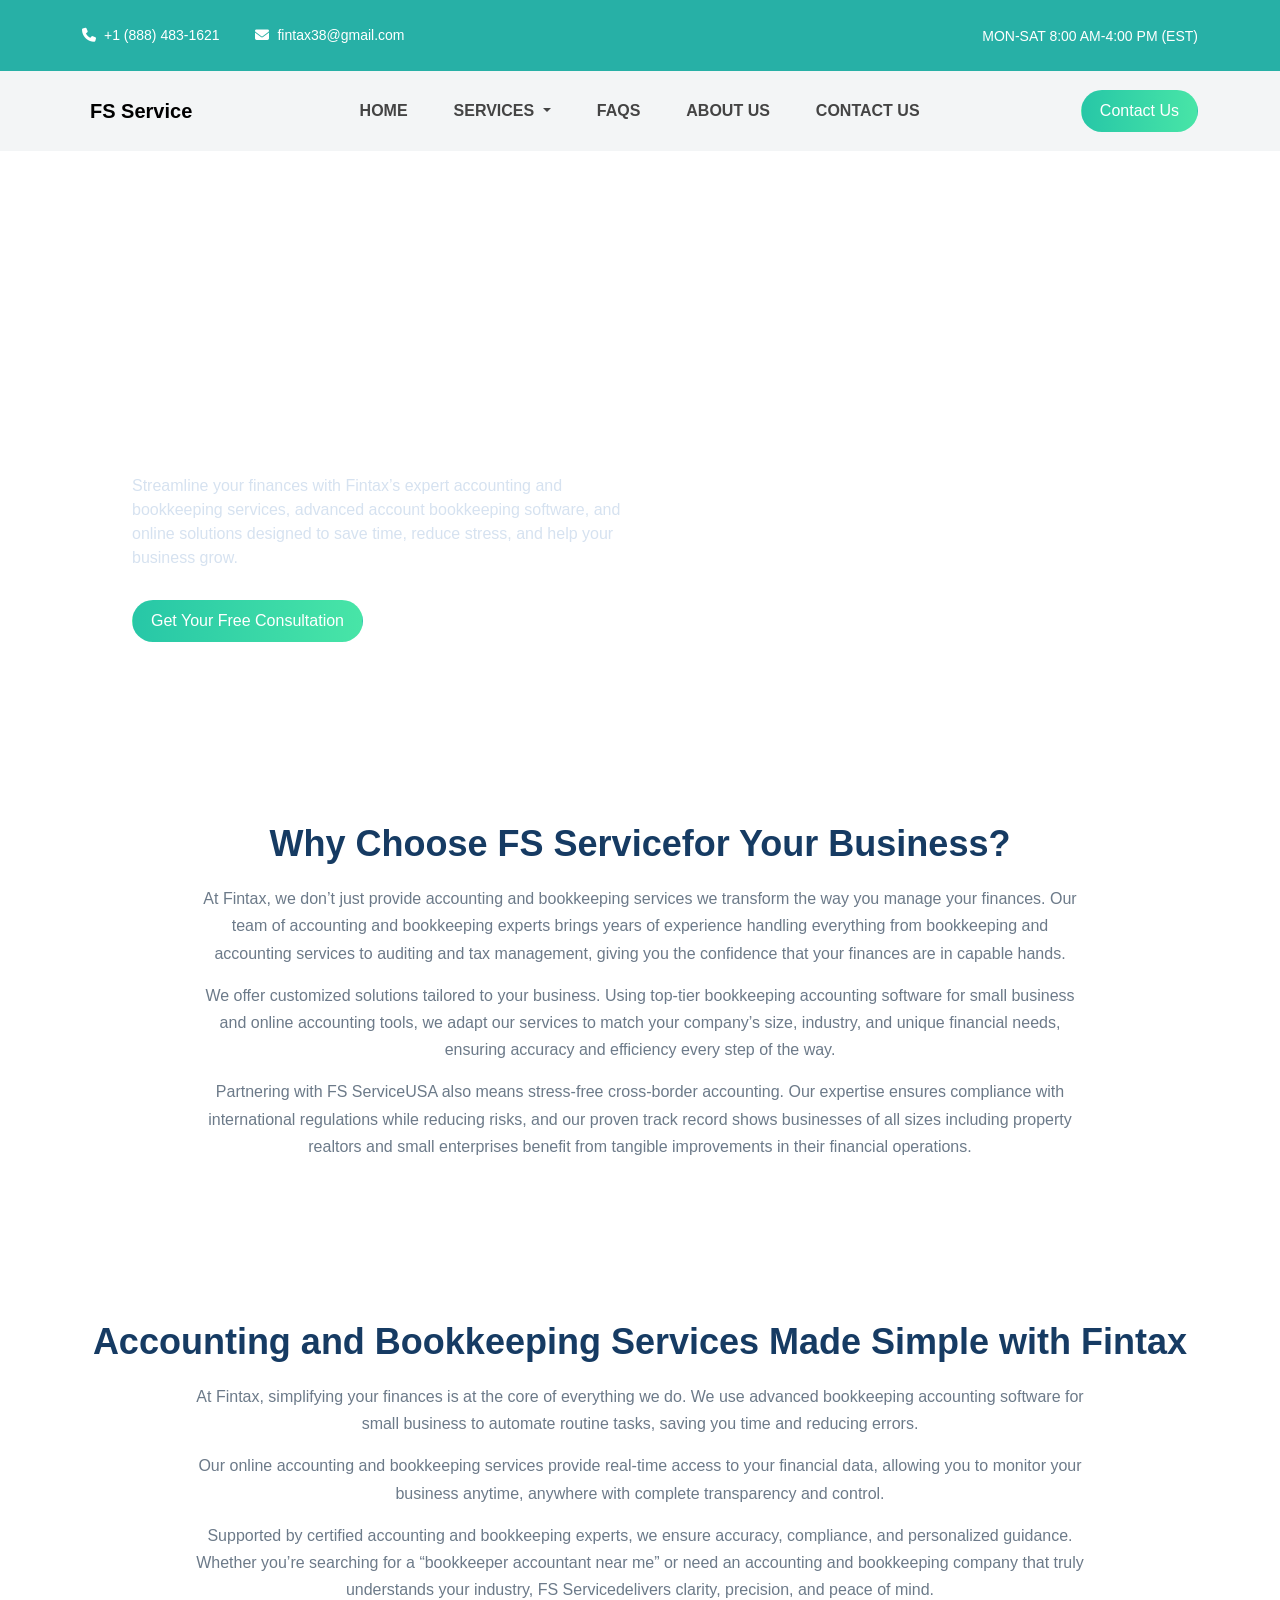
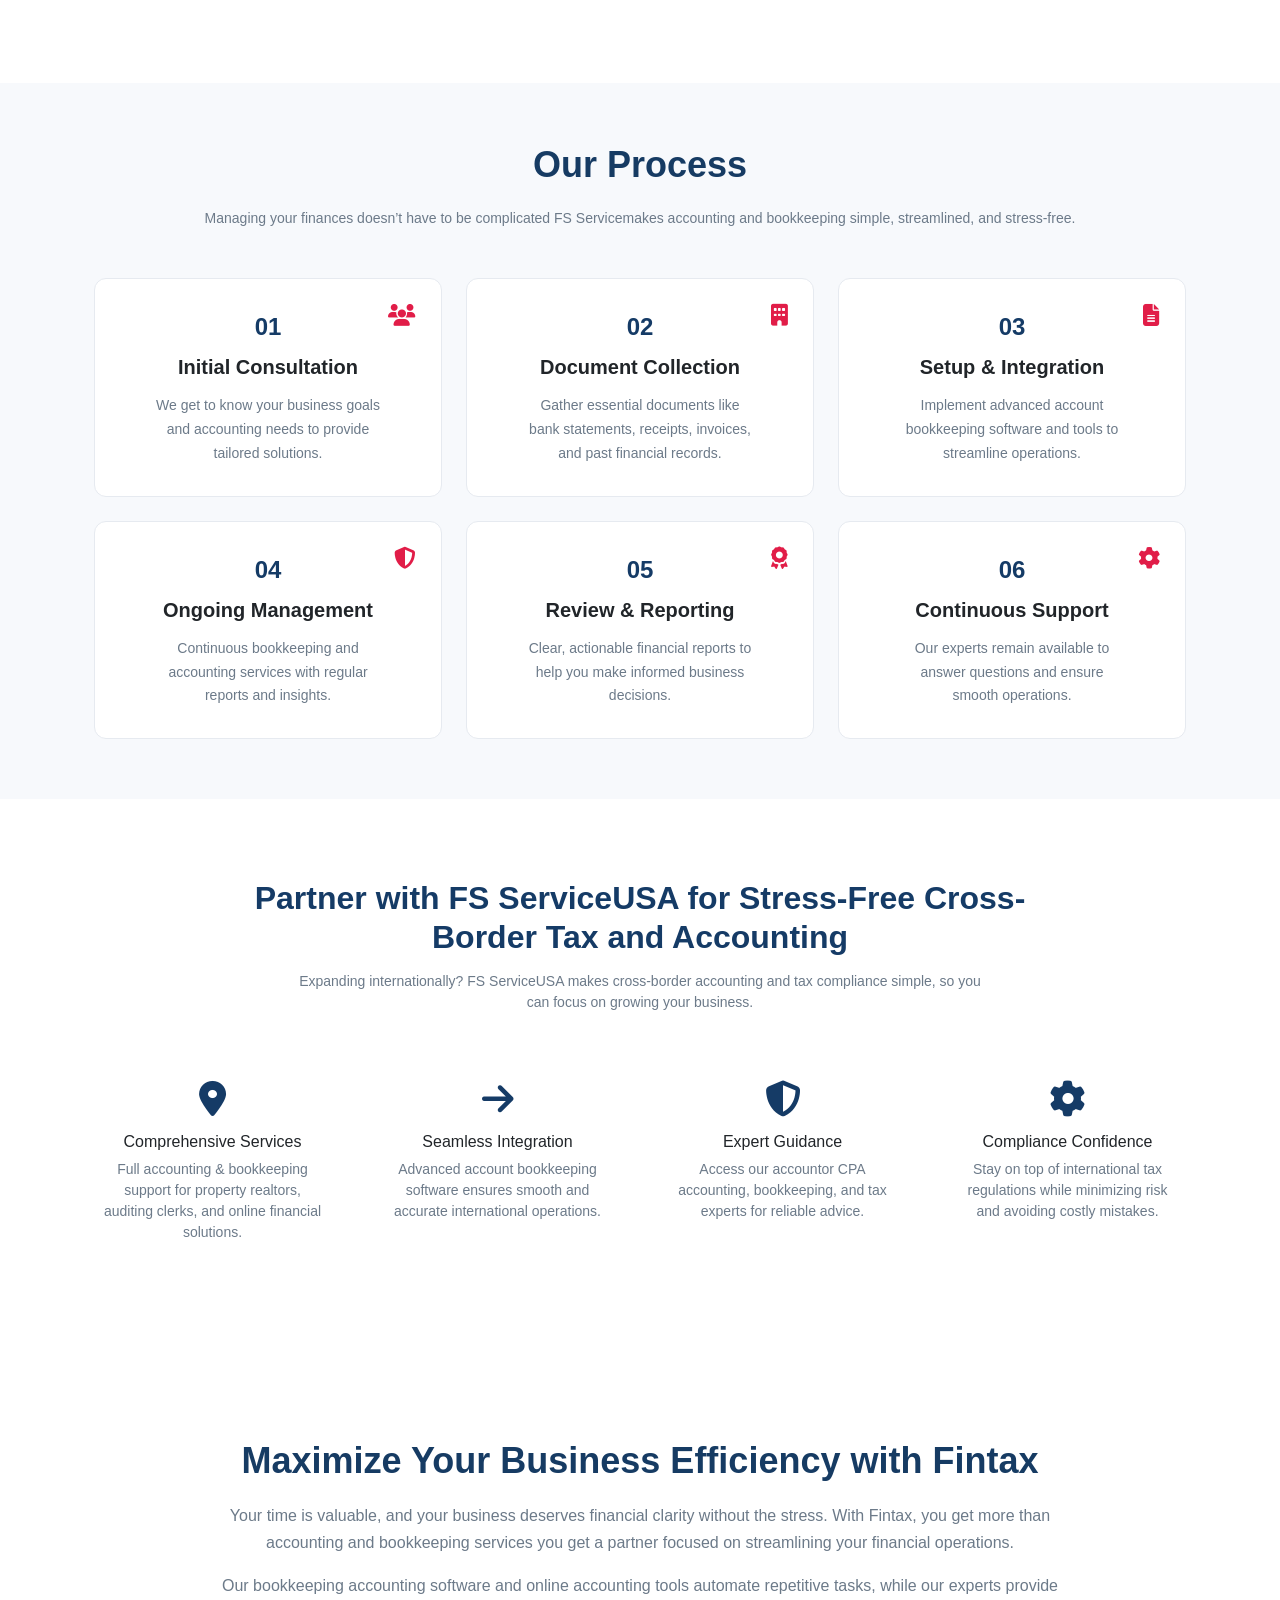
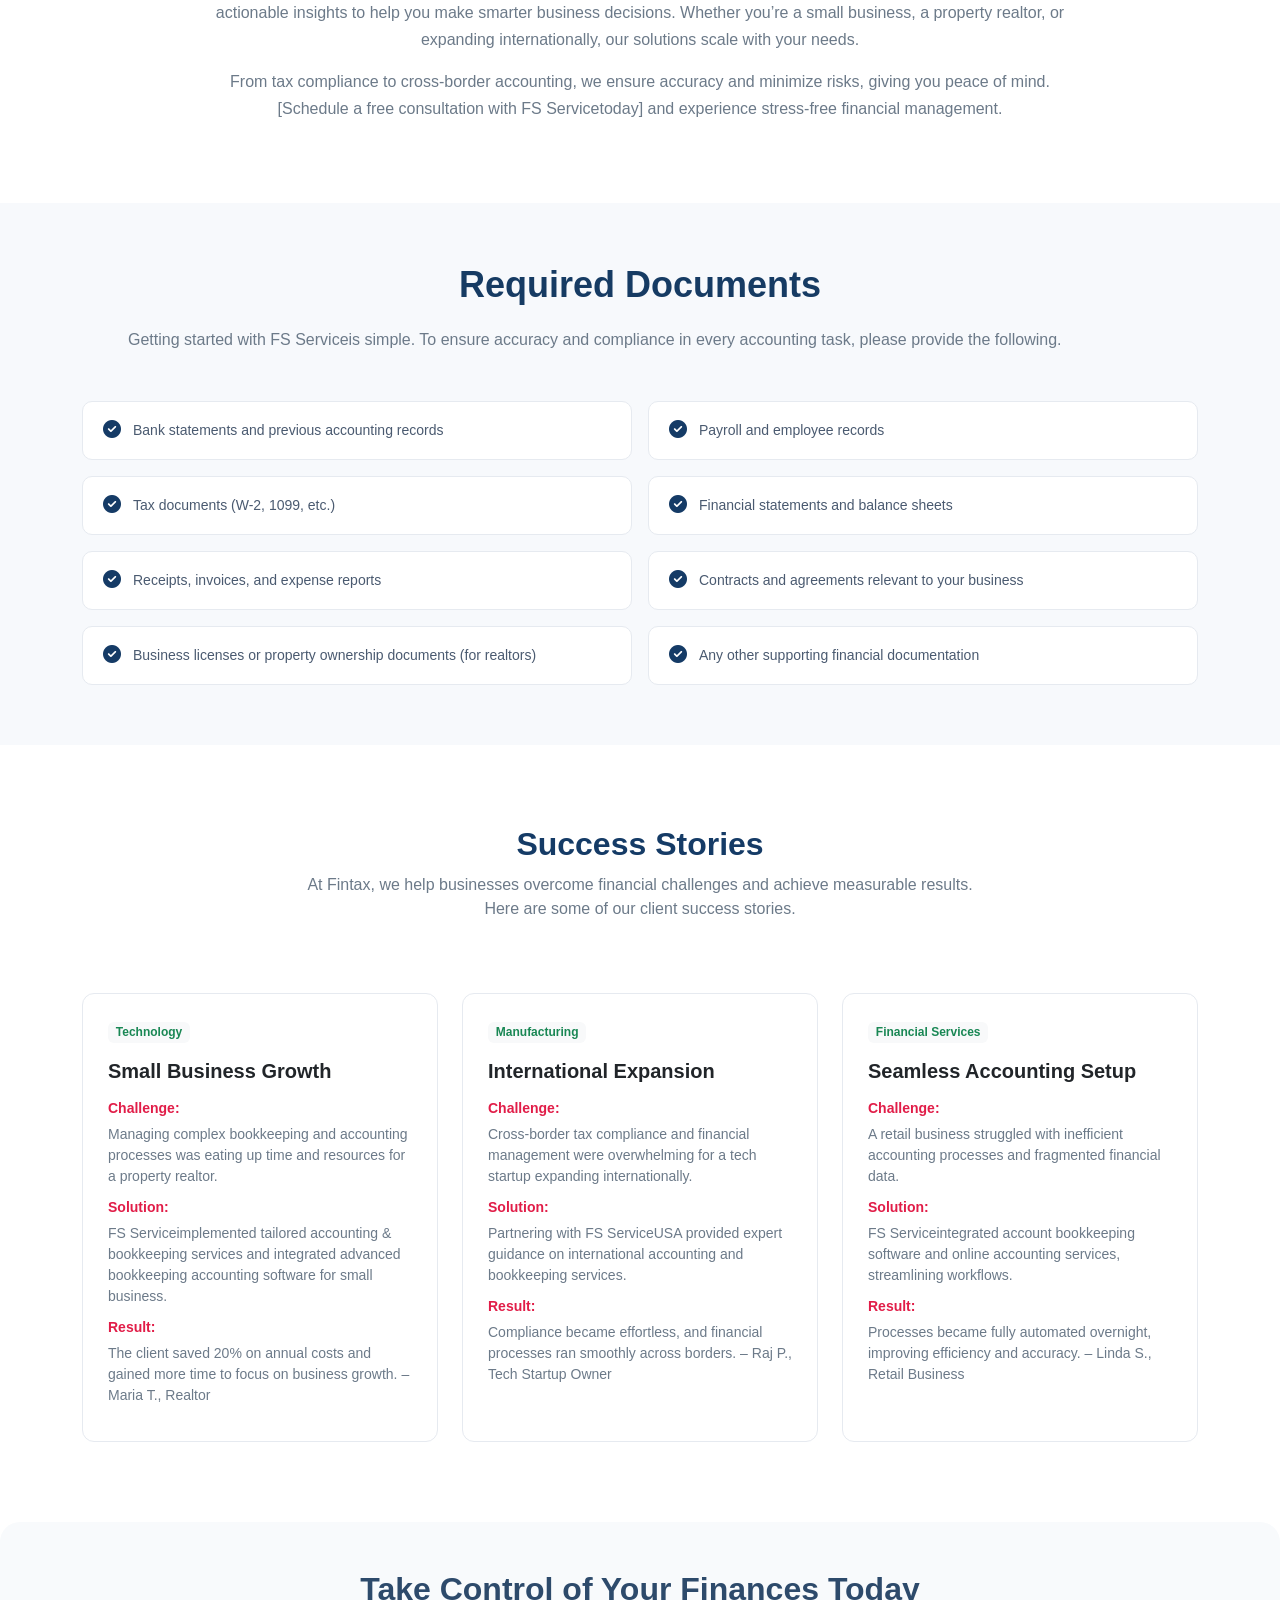
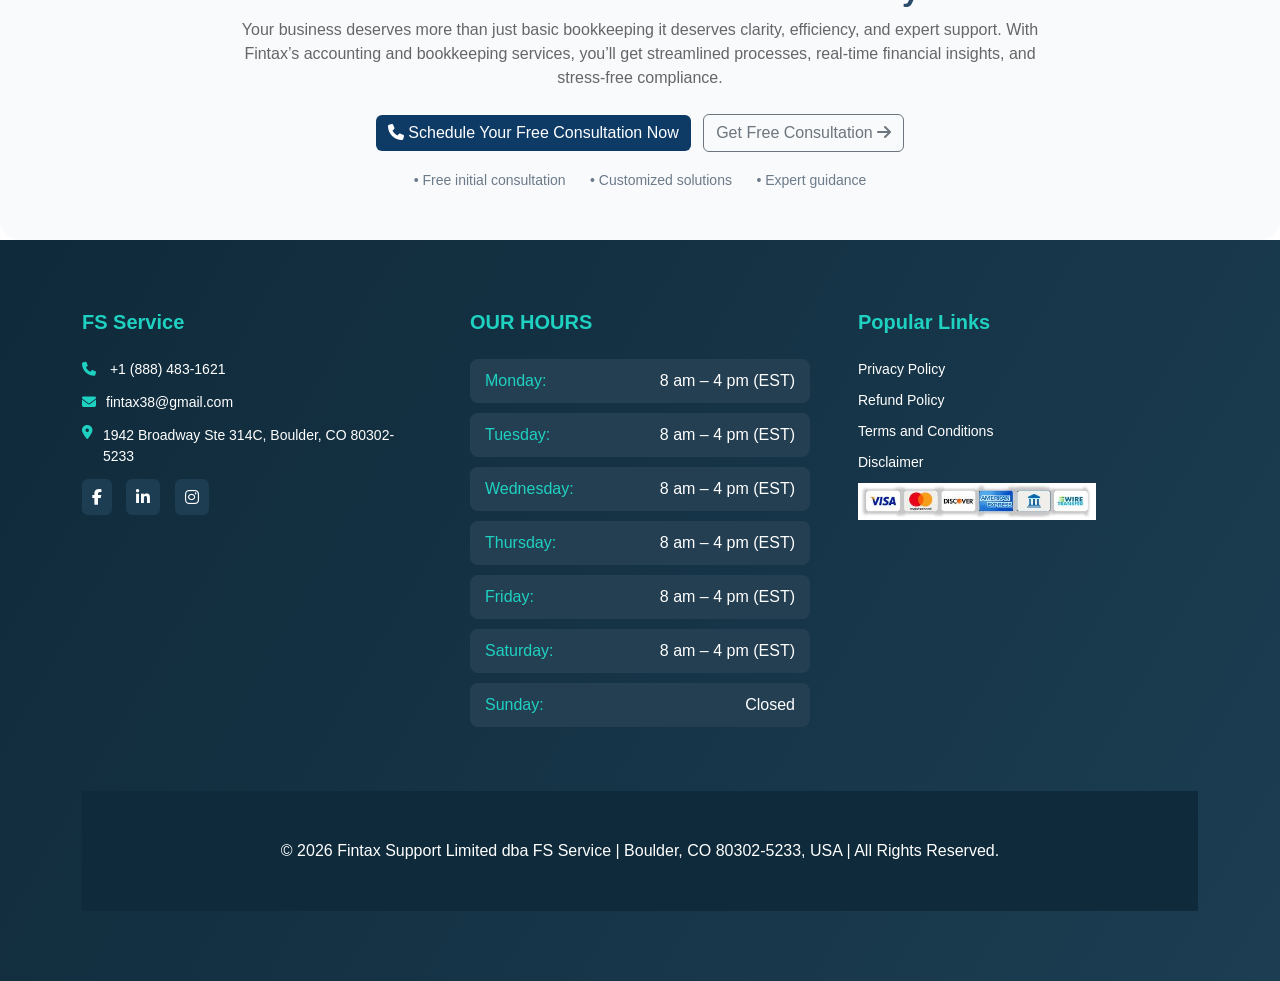
<file: accounting-and-bookkeeping.html>
<!DOCTYPE html>
<html lang="en">
<head>
<meta charset="UTF-8">
<meta name="viewport" content="width=device-width, initial-scale=1.0">

<title> FS Service</title>

<link href="https://cdn.jsdelivr.net/npm/bootstrap@5.3.2/dist/css/bootstrap.min.css" rel="stylesheet">
<link rel="stylesheet" href="css/style.css">
<link rel="stylesheet" href="css/about.css">
<link rel="stylesheet" href="css/fintax.css">

<link rel="stylesheet" href="https://cdnjs.cloudflare.com/ajax/libs/font-awesome/6.5.0/css/all.min.css">

</head>
<body>

<!-- Topbar -->
<div class="topbar">
<div class="container d-flex justify-content-between align-items-center">

<div class="top-contact">
<i class="fa fa-phone me-2"></i><a href="tel:+18884831621" class="text-white text-decoration-none">+1 (888) 483-1621</a> 
<span class="mx-3"></span>
<i class="fa fa-envelope me-2"></i><a href="mailto:fintax38@gmail.com" class="text-white text-decoration-none">fintax38@gmail.com</a> 
</div>

<div class="top-social">
<p>MON-SAT 8:00 AM-4:00 PM (EST)</p>
</div>

</div>
</div>


<!-- Navbar -->
<nav class="navbar navbar-expand-lg navbar-light main-nav">
<div class="container">

<a class="navbar-brand d-flex " href="/">
<h5 class="ms-2 mt-2 fw-bold">FS Service</h5>
</a>

<button class="navbar-toggler" data-bs-toggle="collapse" data-bs-target="#navmenu">
<span class="navbar-toggler-icon"></span>
</button>

<div class="collapse navbar-collapse" id="navmenu">

<ul class="navbar-nav mx-auto">
<li class="nav-item"><a class="nav-link" href="/">HOME</a></li>
<li class="nav-item dropdown">
    <a class="nav-link dropdown-toggle" href="#" id="resourcesDropdown" 
       role="button" data-bs-toggle="dropdown" aria-expanded="false">
        SERVICES
    </a>
     <ul class="dropdown-menu" aria-labelledby="resourcesDropdown">
        <li><a class="dropdown-item" href="/accounting-and-bookkeeping.html">Accounting & Bookkeeping</a></li>
        <li><a class="dropdown-item" href="tax-preparation.html">Tax Preparation & Planning</a></li>
        <li><a class="dropdown-item" href="payroll-compliance.html">Payroll Compliance Services</a></li>
        <li><a class="dropdown-item" href="cfo-advisory.html">CFO Advisory Services</a></li>
    </ul>
</li>
<li class="nav-item"><a class="nav-link" href="faqs.html">FAQS</a></li>
<li class="nav-item"><a class="nav-link" href="about.html">ABOUT US</a></li>
<li class="nav-item"><a class="nav-link" href="contact.html">CONTACT US</a></li>
</ul>

<div class="nav-buttons">
<a href="contact.html" class="btn btn-book"> Contact Us</a>
</div>

</div>
</div>
</nav>



<!-- Hero Section Start -->
<section class="fintax-hero-section">
  <div class="container">
    <div class="fintax-hero-box">
      <div class="row align-items-center">
        
        <div class="col-lg-7">
          <div class="fintax-hero-content">
            <h1>Accounting and <br> Bookkeeping <br> Services</h1>
            <p>
              Streamline your finances with Fintax’s expert accounting and bookkeeping services,
              advanced account bookkeeping software, and online solutions designed to save time,
              reduce stress, and help your business grow.
            </p>
            <a href="contact.html" class="btn btn-book">Get Your Free Consultation</a>
          </div>
        </div>


      </div>
    </div>
  </div>
</section>


<!-- Why Choose Section -->
<section class="fintax-why-section">
  <div class="container text-center">
    <h2>Why Choose  FS Servicefor Your Business?</h2>
    <p>
      At Fintax, we don’t just provide accounting and bookkeeping services we transform the way you manage your finances.
      Our team of accounting and bookkeeping experts brings years of experience handling everything from bookkeeping and
      accounting services to auditing and tax management, giving you the confidence that your finances are in capable hands.
    </p>
    <p>We offer customized solutions tailored to your business. Using top-tier bookkeeping accounting software for small business and online accounting tools, we adapt our services to match your company’s size, industry, and unique financial needs, ensuring accuracy and efficiency every step of the way.</p>
    <p>Partnering with  FS ServiceUSA also means stress-free cross-border accounting. Our expertise ensures compliance with international regulations while reducing risks, and our proven track record shows businesses of all sizes including property realtors and small enterprises benefit from tangible improvements in their financial operations.</p>
  </div>
</section>


<section class="fintax-why-section">
  <div class="container text-center">
    <h2>Accounting and Bookkeeping Services Made Simple with Fintax</h2>
    <p>
      At Fintax, simplifying your finances is at the core of everything we do. We use advanced bookkeeping accounting software for small business to automate routine tasks, saving you time and reducing errors.
    </p>
    <p>Our online accounting and bookkeeping services provide real-time access to your financial data, allowing you to monitor your business anytime, anywhere with complete transparency and control.</p>
    <p>Supported by certified accounting and bookkeeping experts, we ensure accuracy, compliance, and personalized guidance. Whether you’re searching for a “bookkeeper accountant near me” or need an accounting and bookkeeping company that truly understands your industry,  FS Servicedelivers clarity, precision, and peace of mind.</p>
  </div>
</section>


<!-- Process Section -->
<section class="fintax-process-section">
    <div class="container text-center">
    <h2>Our Process</h2>
    <p>
      Managing your finances doesn’t have to be complicated  FS Servicemakes accounting and bookkeeping simple, streamlined, and stress-free.
    </p>
<div class="container mt-5">
<div class="row g-4">

<div class="col-lg-4 col-md-6">
<div class="fintax-process-card">
<span class="fintax-number">01</span>
<i class="fas fa-users fintax-icon"></i>
<h5>Initial Consultation</h5>
<p>We get to know your business goals and accounting needs to provide tailored solutions.</p>
</div>
</div>

<div class="col-lg-4 col-md-6">
<div class="fintax-process-card">
<span class="fintax-number">02</span>
<i class="fas fa-building fintax-icon"></i>
<h5>Document Collection</h5>
<p>Gather essential documents like bank statements, receipts, invoices, and past financial records.</p>
</div>
</div>

<div class="col-lg-4 col-md-6">
<div class="fintax-process-card">
<span class="fintax-number">03</span>
<i class="fas fa-file-alt fintax-icon"></i>
<h5>Setup & Integration</h5>
<p>Implement advanced account bookkeeping software and tools to streamline operations.</p>
</div>
</div>

<div class="col-lg-4 col-md-6">
<div class="fintax-process-card">
<span class="fintax-number">04</span>
<i class="fas fa-shield-alt fintax-icon"></i>
<h5>Ongoing Management</h5>
<p>Continuous bookkeeping and accounting services with regular reports and insights.</p>
</div>
</div>

<div class="col-lg-4 col-md-6">
<div class="fintax-process-card">
<span class="fintax-number">05</span>
<i class="fas fa-award fintax-icon"></i>
<h5>Review & Reporting</h5>
<p>Clear, actionable financial reports to help you make informed business decisions.</p>
</div>
</div>

<div class="col-lg-4 col-md-6">
<div class="fintax-process-card">
<span class="fintax-number">06</span>
<i class="fas fa-cog fintax-icon"></i>
<h5>Continuous Support</h5>
<p>Our experts remain available to answer questions and ensure smooth operations.</p>
</div>
</div>

</div>
</div>
</section>


<!-- Partner Section -->
<section class="fintax-partner-section">
<div class="container text-center">

<h2>Partner with  FS ServiceUSA for Stress-Free Cross-Border Tax and Accounting</h2>
<p class="fintax-sub">
Expanding internationally?  FS ServiceUSA makes cross-border accounting and tax compliance simple, so you can focus on growing your business.
</p>

<div class="row mt-5">

<div class="col-lg-3 col-md-6">
<div class="fintax-partner-card">
<i class="fas fa-map-marker-alt"></i>
<h6>Comprehensive Services</h6>
<p>Full accounting & bookkeeping support for property realtors, auditing clerks, and online financial solutions.</p>
</div>
</div>

<div class="col-lg-3 col-md-6">
<div class="fintax-partner-card">
<i class="fas fa-arrow-right"></i>
<h6>Seamless Integration</h6>
<p>Advanced account bookkeeping software ensures smooth and accurate international operations.</p>
</div>
</div>

<div class="col-lg-3 col-md-6">
<div class="fintax-partner-card">
<i class="fas fa-shield-alt"></i>
<h6>Expert Guidance</h6>
<p>Access our accountor CPA accounting, bookkeeping, and tax experts for reliable advice.</p>
</div>
</div>

<div class="col-lg-3 col-md-6">
<div class="fintax-partner-card">
<i class="fas fa-cog"></i>
<h6>Compliance Confidence</h6>
<p>Stay on top of international tax regulations while minimizing risk and avoiding costly mistakes.</p>
</div>
</div>

</div>
</div>
</section>

<!-- Why Choose Section -->
<section class="fintax-why-section">
  <div class="container text-center">
    <h2>Maximize Your Business Efficiency with Fintax</h2>
    <p>
      Your time is valuable, and your business deserves financial clarity without the stress. With Fintax, you get more than accounting and bookkeeping services you get a partner focused on streamlining your financial operations.
    </p>
    <p>Our bookkeeping accounting software and online accounting tools automate repetitive tasks, while our experts provide actionable insights to help you make smarter business decisions. Whether you’re a small business, a property realtor, or expanding internationally, our solutions scale with your needs.</p>
    <p>From tax compliance to cross-border accounting, we ensure accuracy and minimize risks, giving you peace of mind. [Schedule a free consultation with  FS Servicetoday] and experience stress-free financial management.</p>
  </div>
</section>

<!-- Documents Section -->
<section class="fintax-doc-section">
     <h2 class="text-center">Required Documents</h2>
    <p>
     Getting started with  FS Serviceis simple. To ensure accuracy and compliance in every accounting task, please provide the following.
    </p>
<div class="container mt-5">
<div class="row g-3">

<div class="col-lg-6">
<div class="fintax-doc-item">
<i class="fas fa-check-circle"></i>
<span>Bank statements and previous accounting records</span>
</div>
</div>

<div class="col-lg-6">
<div class="fintax-doc-item">
<i class="fas fa-check-circle"></i>
<span>Payroll and employee records</span>
</div>
</div>

<div class="col-lg-6">
<div class="fintax-doc-item">
<i class="fas fa-check-circle"></i>
<span>Tax documents (W-2, 1099, etc.)</span>
</div>
</div>

<div class="col-lg-6">
<div class="fintax-doc-item">
<i class="fas fa-check-circle"></i>
<span>Financial statements and balance sheets</span>
</div>
</div>

<div class="col-lg-6">
<div class="fintax-doc-item">
<i class="fas fa-check-circle"></i>
<span>Receipts, invoices, and expense reports</span>
</div>
</div>

<div class="col-lg-6">
<div class="fintax-doc-item">
<i class="fas fa-check-circle"></i>
<span>Contracts and agreements relevant to your business</span>
</div>
</div>

<div class="col-lg-6">
<div class="fintax-doc-item">
<i class="fas fa-check-circle"></i>
<span>Business licenses or property ownership documents (for realtors)</span>
</div>
</div>

<div class="col-lg-6">
<div class="fintax-doc-item">
<i class="fas fa-check-circle"></i>
<span>Any other supporting financial documentation</span>
</div>
</div>

</div>
</div>
</section>


<!-- Success Stories Section -->
<section class="fintax-success-section">
<div class="container text-center">

<h2>Success Stories</h2>
<p class="fintax-success-sub">
At Fintax, we help businesses overcome financial challenges and achieve measurable results. Here are some of our client success stories.
</p>

<div class="row mt-5 g-4">

<!-- Card 1 -->
<div class="col-lg-4">
<div class="fintax-success-card text-start">
<span class="badge bg-light text-success mb-3">Technology</span>
<h5>Small Business Growth</h5>

<p class="label">Challenge:</p>
<p>Managing complex bookkeeping and accounting processes was eating up time and resources for a property realtor.</p>

<p class="label">Solution:</p>
<p> FS Serviceimplemented tailored accounting & bookkeeping services and integrated advanced bookkeeping accounting software for small business.</p>

<p class="label">Result:</p>
<p>The client saved 20% on annual costs and gained more time to focus on business growth. – Maria T., Realtor</p>

</div>
</div>

<!-- Card 2 -->
<div class="col-lg-4">
<div class="fintax-success-card text-start">
<span class="badge bg-light text-success mb-3">Manufacturing</span>
<h5>International Expansion</h5>

<p class="label">Challenge:</p>
<p>Cross-border tax compliance and financial management were overwhelming for a tech startup expanding internationally.</p>

<p class="label">Solution:</p>
<p>Partnering with  FS ServiceUSA provided expert guidance on international accounting and bookkeeping services.</p>

<p class="label">Result:</p>
<p>Compliance became effortless, and financial processes ran smoothly across borders. – Raj P., Tech Startup Owner</p>

</div>
</div>

<!-- Card 3 -->
<div class="col-lg-4">
<div class="fintax-success-card text-start">
<span class="badge bg-light text-success mb-3">Financial Services</span>
<h5>Seamless Accounting Setup</h5>

<p class="label">Challenge:</p>
<p>A retail business struggled with inefficient accounting processes and fragmented financial data.</p>

<p class="label">Solution:</p>
<p> FS Serviceintegrated account bookkeeping software and online accounting services, streamlining workflows.</p>

<p class="label">Result:</p>
<p>Processes became fully automated overnight, improving efficiency and accuracy. – Linda S., Retail Business</p>

</div>
</div>

</div>
</div>
</section>




<!-- ================= CTA SECTION ================= -->
<section class="cta-section text-center py-5">
    <div class="container">
        <h2 class="cta-title">Take Control of Your Finances Today</h2>
        <p class="cta-text">
            Your business deserves more than just basic bookkeeping it deserves clarity, efficiency, and expert support. With Fintax’s accounting and bookkeeping services, you’ll get streamlined processes, real-time financial insights, and stress-free compliance.
        </p>

        <div class="cta-buttons mt-4">
            <a href="tel:+18884831621" class="btn btn-primary me-2">
                <i class="fas fa-phone"></i> Schedule Your Free Consultation Now
            </a>
            <a href="tel:+18884831621" class="btn btn-outline-secondary">
                Get Free Consultation <i class="fas fa-arrow-right"></i>
            </a>
        </div>

        <div class="cta-features mt-3">
            <span>• Free initial consultation</span>
            <span>• Customized solutions</span>
            <span>• Expert guidance</span>
        </div>
    </div>
</section>


<!-- FOOTER -->

<footer class="footer-section">

<div class="container">

<div class="row g-5">

<!-- ABOUT -->

<div class="col-lg-4">

<h5 class="footer-title"> FS Service</h5>

<div class="footer-contact">

<p><a href="tel:+18884831621" class="text-white text-decoration-none"><i class="fa fa-phone"></i> +1 (888) 483-1621</a></p>
<p><a href="mailto:fintax38@gmail.com" class="text-white text-decoration-none"><i class="fa fa-envelope"></i>fintax38@gmail.com</a></p>

<p class="d-flex"><i class="fa fa-location-dot"></i> 1942 Broadway Ste 314C, Boulder, CO 80302-5233</p>



</div>

<div class="social-icons">

<i class="fab fa-facebook-f"></i>

<i class="fab fa-linkedin-in"></i>

<i class="fab fa-instagram"></i>

</div>

</div>



<!-- HOURS -->

<div class="col-lg-4">

<h5 class="footer-title">OUR HOURS</h5>

<ul class="hours">

<li><span>Monday:</span> 8 am – 4 pm (EST)</li>

<li><span>Tuesday:</span> 8 am – 4 pm (EST)</li>

<li><span>Wednesday:</span> 8 am – 4 pm (EST)</li>

<li><span>Thursday:</span> 8 am – 4 pm (EST)</li>

<li><span>Friday:</span> 8 am – 4 pm (EST)</li>

<li><span>Saturday:</span> 8 am – 4 pm (EST)</li>

<li><span>Sunday:</span> Closed</li>

</ul>

</div>



<!-- SITEMAP -->

<div class="col-lg-4">


<h5 class="footer-title">Popular Links</h5>

<div class="row">

<div class="col-12">

<ul class="footer-links">

<li><a href="privacy.html"> Privacy Policy</a></li>

<li><a href="refunds.html">Refund Policy</a></li>

<li><a href="terms.html">Terms and Conditions</a></li>

<li><a href="disclaimer.html">Disclaimer</a></li>

 <li><img src="image.jfif" alt="" class="img-fluid" width="70%"></li>

</ul>

</div>

</div>

</div>


</div>

<div class="text-center mt-5  py-5" style="background-color:#0f2a3a;">
    © 2026 Fintax Support Limited dba FS Service | Boulder, CO 80302-5233, USA | All Rights Reserved.
</div>

</div>

</footer>

<script src="script.js"></script>
<script src="https://cdn.jsdelivr.net/npm/bootstrap@5.3.2/dist/js/bootstrap.bundle.min.js"></script>
</body>
</html>
</file>
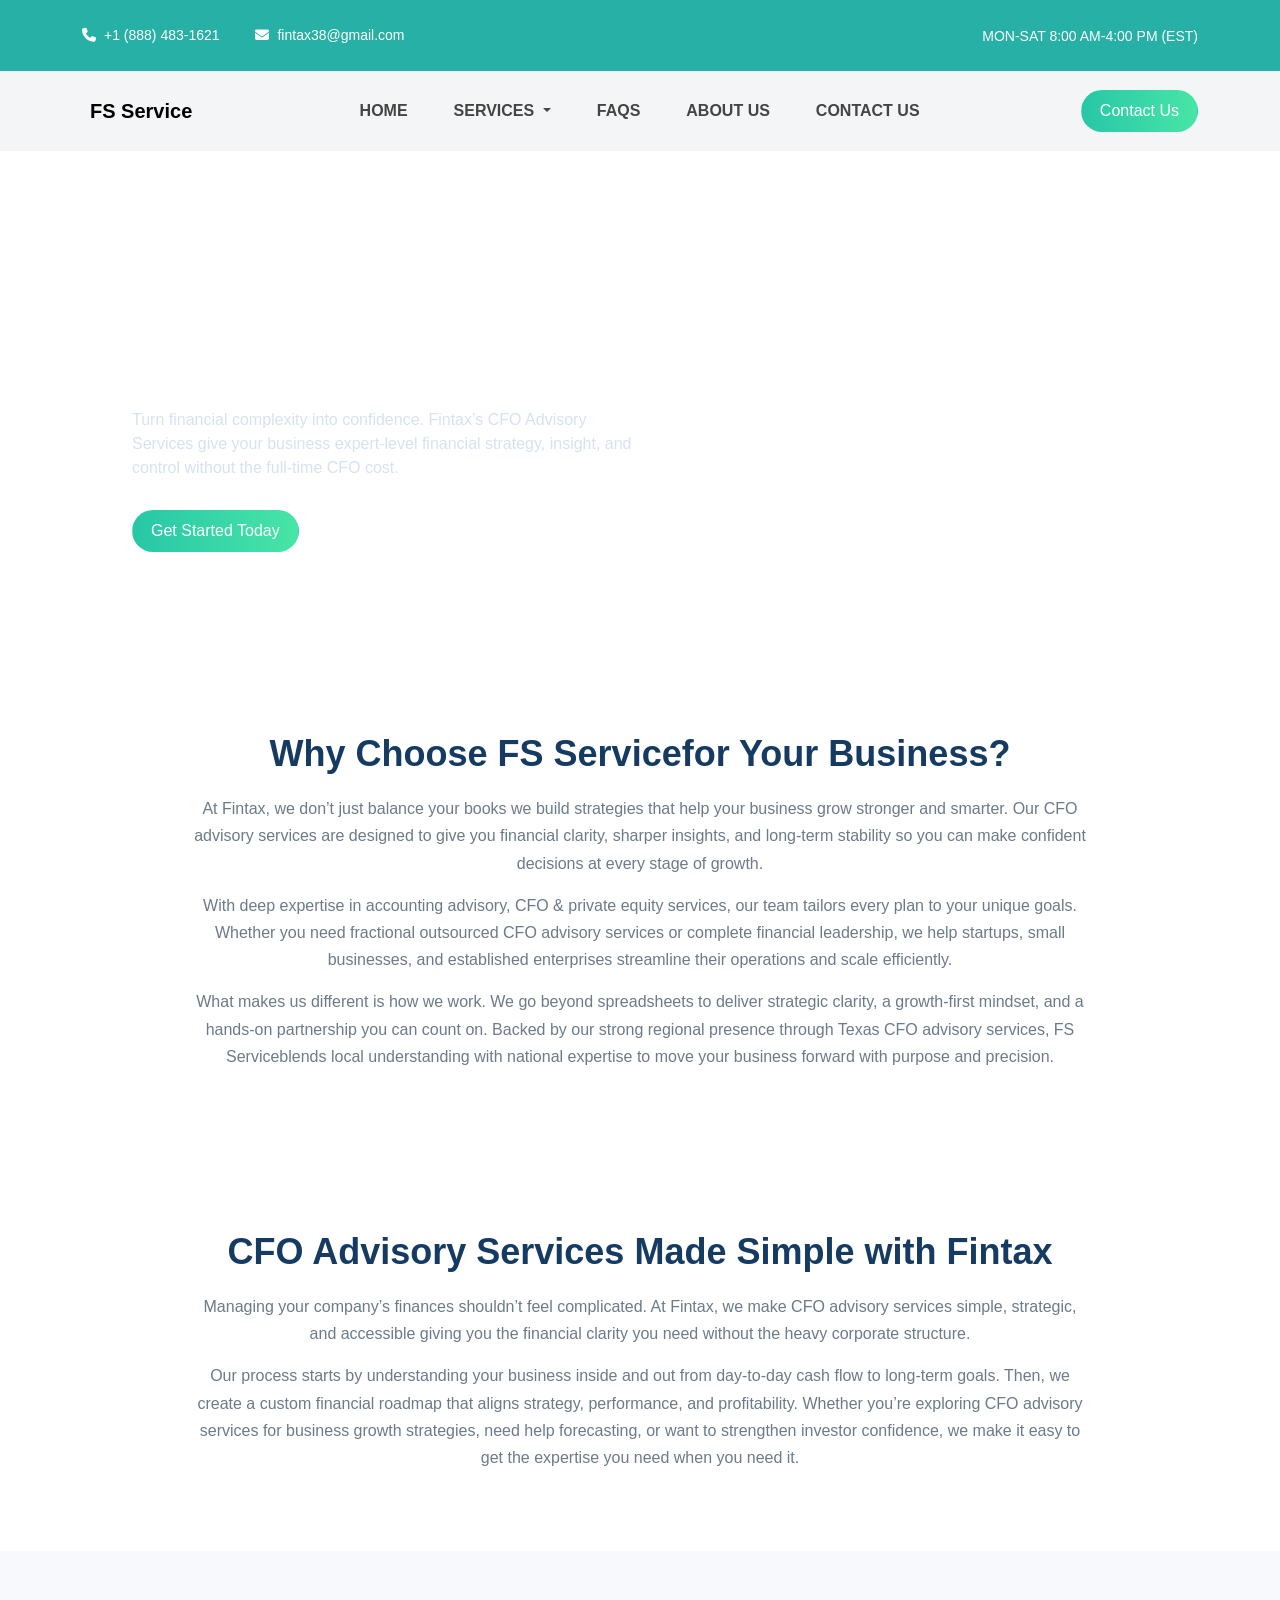
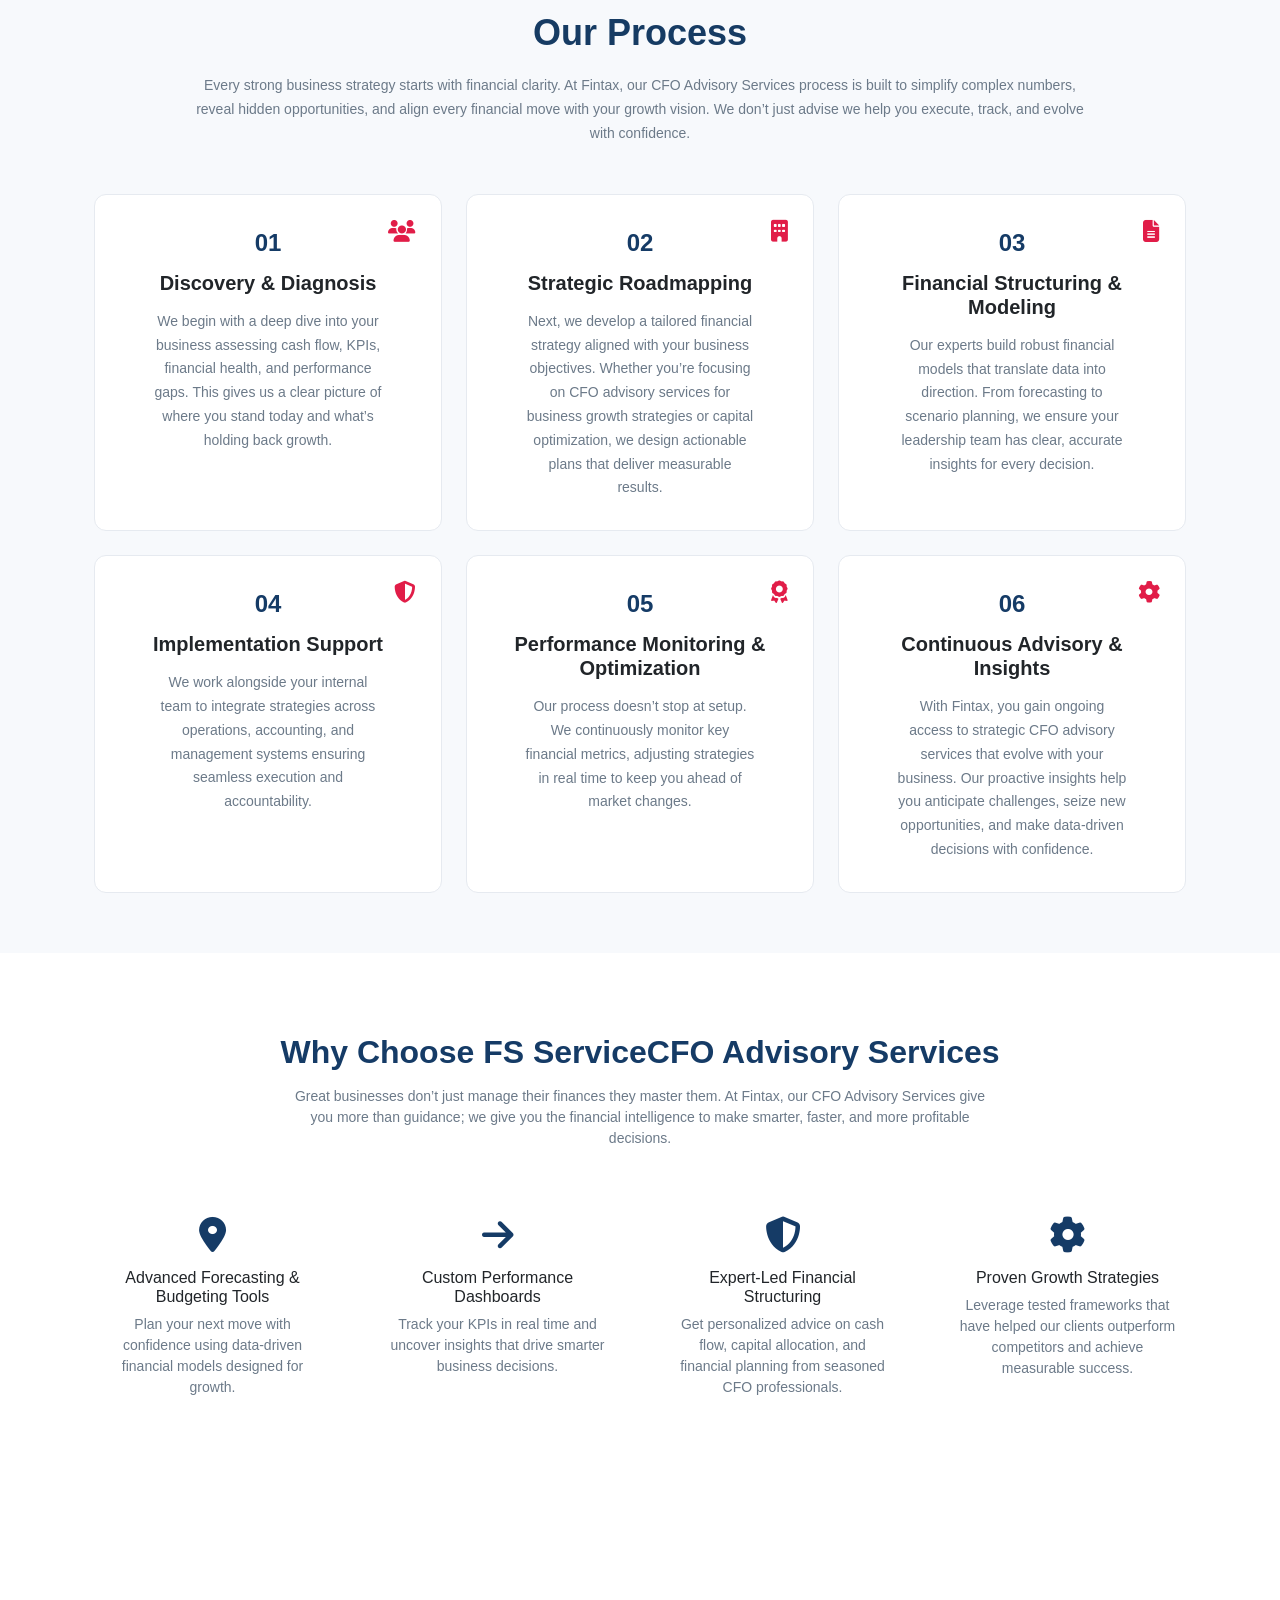
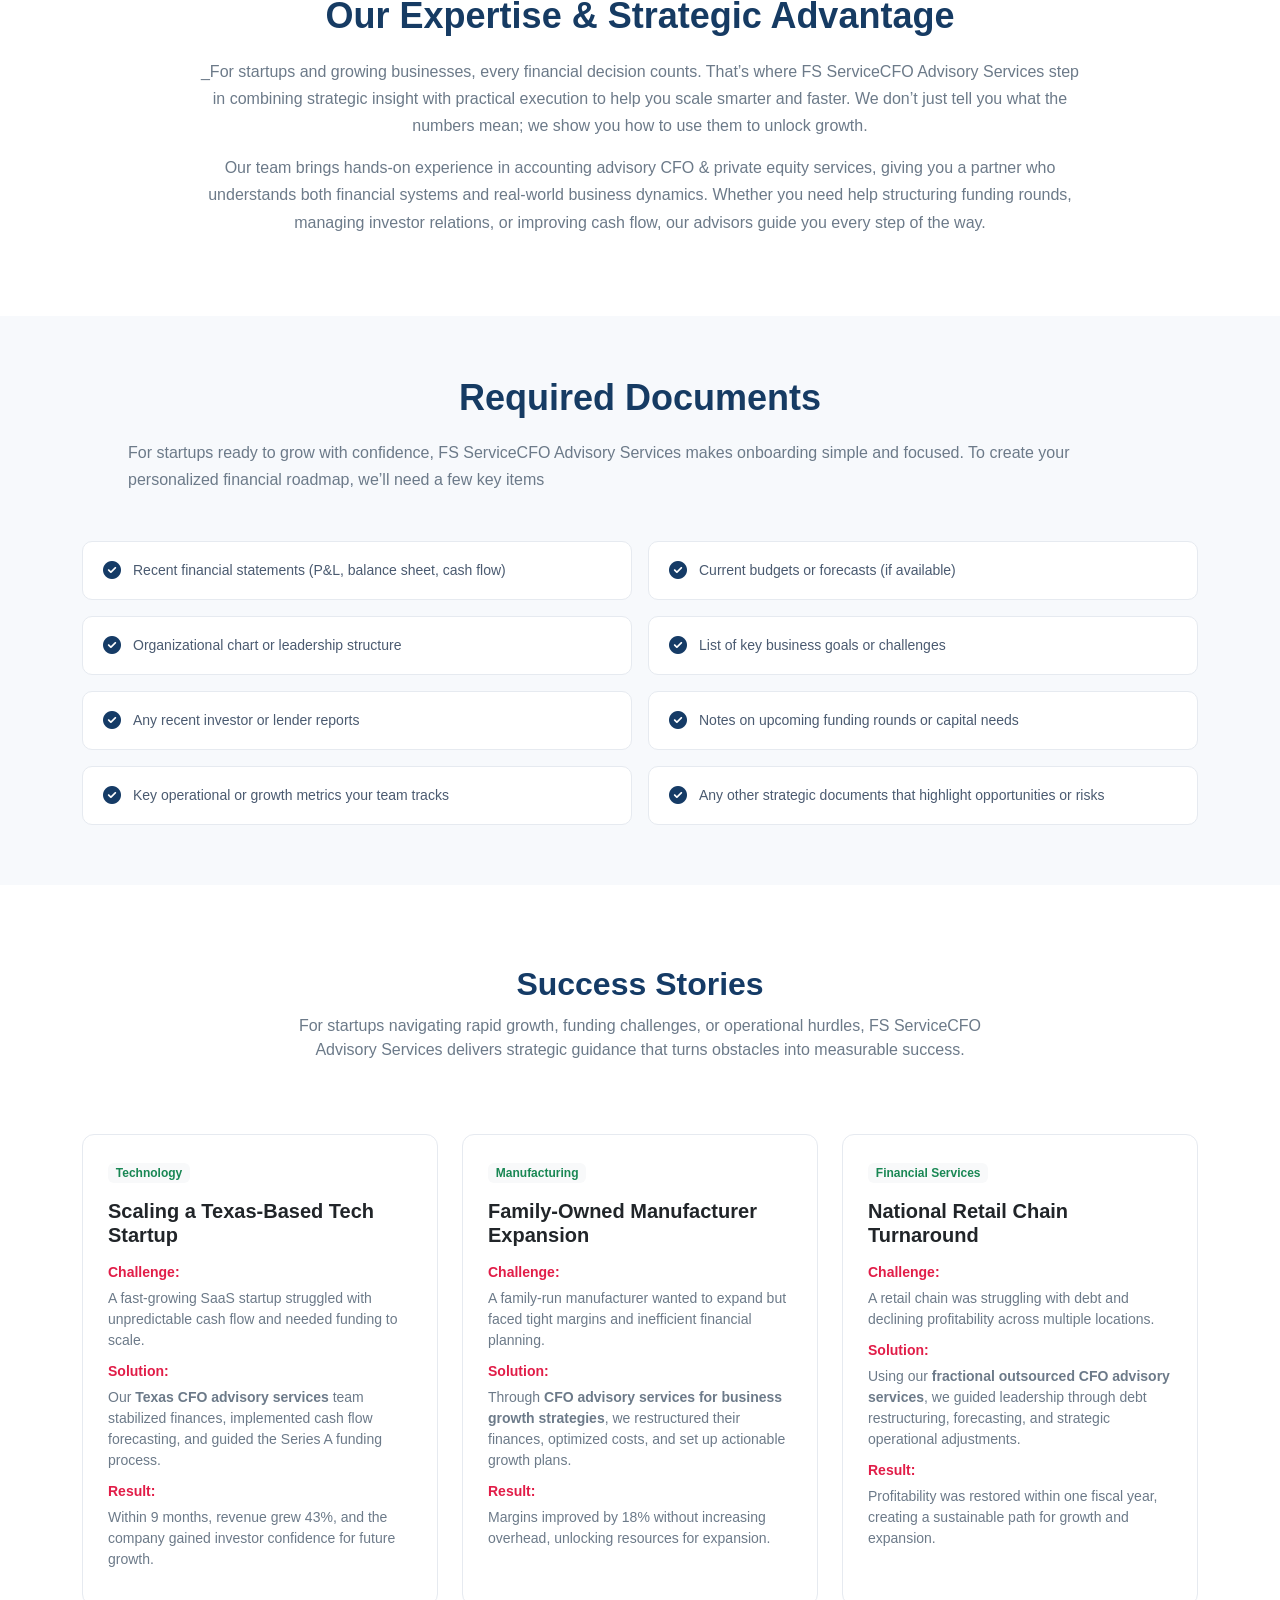
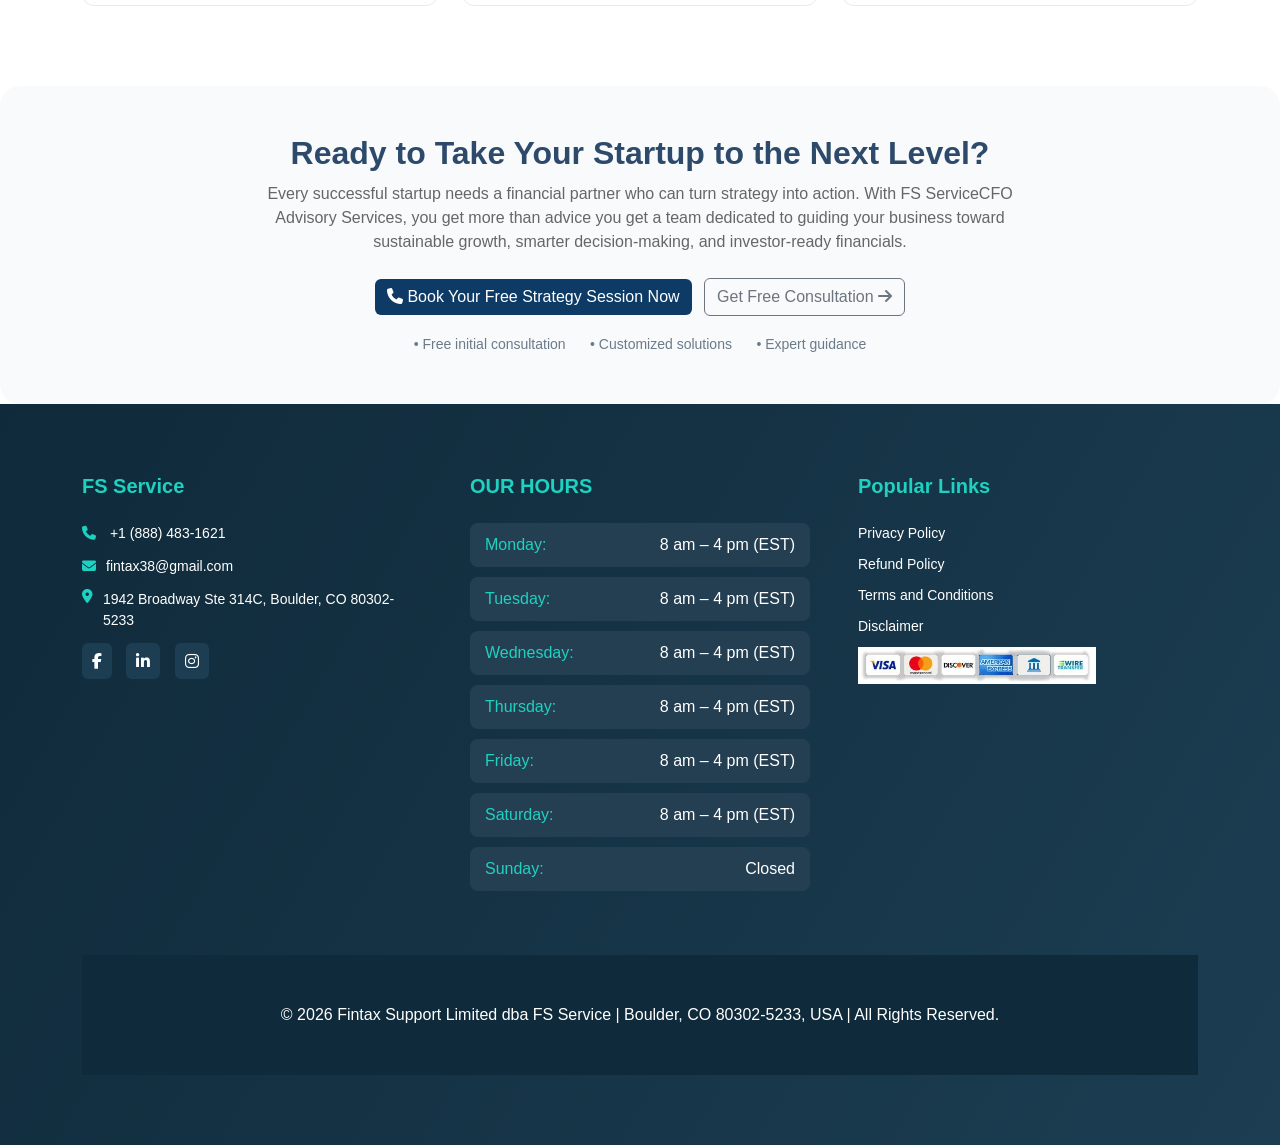
<file: cfo-advisory.html>
<!DOCTYPE html>
<html lang="en">
<head>
<meta charset="UTF-8">
<meta name="viewport" content="width=device-width, initial-scale=1.0">

<title> FS Service</title>

<link href="https://cdn.jsdelivr.net/npm/bootstrap@5.3.2/dist/css/bootstrap.min.css" rel="stylesheet">
<link rel="stylesheet" href="css/style.css">
<link rel="stylesheet" href="css/about.css">
<link rel="stylesheet" href="css/fintax.css">

<link rel="stylesheet" href="https://cdnjs.cloudflare.com/ajax/libs/font-awesome/6.5.0/css/all.min.css">

</head>
<body>

<!-- Topbar -->
<div class="topbar">
<div class="container d-flex justify-content-between align-items-center">

<div class="top-contact">
<i class="fa fa-phone me-2"></i><a href="tel:+18884831621" class="text-white text-decoration-none">+1 (888) 483-1621</a> 
<span class="mx-3"></span>
<i class="fa fa-envelope me-2"></i><a href="mailto:fintax38@gmail.com" class="text-white text-decoration-none">fintax38@gmail.com</a> 
</div>

<div class="top-social">
<p>MON-SAT 8:00 AM-4:00 PM (EST)</p>
</div>

</div>
</div>


<!-- Navbar -->
<nav class="navbar navbar-expand-lg navbar-light main-nav">
<div class="container">

<a class="navbar-brand d-flex " href="/">
<h5 class="ms-2 mt-2 fw-bold">FS Service</h5>
</a>

<button class="navbar-toggler" data-bs-toggle="collapse" data-bs-target="#navmenu">
<span class="navbar-toggler-icon"></span>
</button>

<div class="collapse navbar-collapse" id="navmenu">

<ul class="navbar-nav mx-auto">
<li class="nav-item"><a class="nav-link" href="/">HOME</a></li>
<li class="nav-item dropdown">
    <a class="nav-link dropdown-toggle" href="#" id="resourcesDropdown" 
       role="button" data-bs-toggle="dropdown" aria-expanded="false">
        SERVICES
    </a>
     <ul class="dropdown-menu" aria-labelledby="resourcesDropdown">
        <li><a class="dropdown-item" href="/accounting-and-bookkeeping.html">Accounting & Bookkeeping</a></li>
        <li><a class="dropdown-item" href="tax-preparation.html">Tax Preparation & Planning</a></li>
        <li><a class="dropdown-item" href="payroll-compliance.html">Payroll Compliance Services</a></li>
        <li><a class="dropdown-item" href="cfo-advisory.html">CFO Advisory Services</a></li>
    </ul>
</li>
<li class="nav-item"><a class="nav-link" href="faqs.html">FAQS</a></li>
<li class="nav-item"><a class="nav-link" href="about.html">ABOUT US</a></li>
<li class="nav-item"><a class="nav-link" href="contact.html">CONTACT US</a></li>
</ul>

<div class="nav-buttons">
<a href="contact.html" class="btn btn-book"> Contact Us</a>
</div>

</div>
</div>
</nav>



<!-- Hero Section Start -->
<section class="fintax-hero-section">
  <div class="container">
    <div class="fintax-hero-box">
      <div class="row align-items-center">
        
        <div class="col-lg-7">
          <div class="fintax-hero-content">
            <h1>CFO Advisory Services</h1>
            <p>
             Turn financial complexity into confidence. Fintax’s CFO Advisory Services give your business expert-level financial strategy, insight, and control  without the full-time CFO cost.
            </p>
            <a href="contact.html" class="btn btn-book">Get Started Today</a>
          </div>
        </div>


      </div>
    </div>
  </div>
</section>


<!-- Why Choose Section -->
<section class="fintax-why-section">
  <div class="container text-center">
    <h2>Why Choose  FS Servicefor Your Business?</h2>
    <p>
      At Fintax, we don’t just balance your books  we build strategies that help your business grow stronger and smarter. Our CFO advisory services are designed to give you financial clarity, sharper insights, and long-term stability so you can make confident decisions at every stage of growth.
    </p>
    <p>With deep expertise in accounting advisory, CFO & private equity services, our team tailors every plan to your unique goals. Whether you need fractional outsourced CFO advisory services or complete financial leadership, we help startups, small businesses, and established enterprises streamline their operations and scale efficiently.</p>
    <p>What makes us different is how we work. We go beyond spreadsheets to deliver strategic clarity, a growth-first mindset, and a hands-on partnership you can count on. Backed by our strong regional presence through Texas CFO advisory services,  FS Serviceblends local understanding with national expertise to move your business forward with purpose and precision.</p>
  </div>
</section>


<section class="fintax-why-section">
  <div class="container text-center">
    <h2>CFO Advisory Services Made Simple with Fintax</h2>
    <p>
     Managing your company’s finances shouldn’t feel complicated. At Fintax, we make CFO advisory services simple, strategic, and accessible  giving you the financial clarity you need without the heavy corporate structure.
    </p>
    <p>Our process starts by understanding your business inside and out  from day-to-day cash flow to long-term goals. Then, we create a custom financial roadmap that aligns strategy, performance, and profitability. Whether you’re exploring CFO advisory services for business growth strategies, need help forecasting, or want to strengthen investor confidence, we make it easy to get the expertise you need when you need it.</p>
  </div>
</section>


<!-- Process Section -->
<section class="fintax-process-section">
    <div class="container text-center">
    <h2>Our Process</h2>
    <p>
     Every strong business strategy starts with financial clarity. At Fintax, our CFO Advisory Services process is built to simplify complex numbers, reveal hidden opportunities, and align every financial move with your growth vision. We don’t just advise  we help you execute, track, and evolve with confidence.
    </p>
<div class="container mt-5">
<div class="row g-4">

  <div class="col-lg-4 col-md-6">
    <div class="fintax-process-card">
      <span class="fintax-number">01</span>
      <i class="fas fa-users fintax-icon"></i>
      <h5>Discovery &amp; Diagnosis</h5>
      <p>We begin with a deep dive into your business assessing cash flow, KPIs, financial health, and performance gaps. This gives us a clear picture of where you stand today and what’s holding back growth.</p>
    </div>
  </div>

  <div class="col-lg-4 col-md-6">
    <div class="fintax-process-card">
      <span class="fintax-number">02</span>
      <i class="fas fa-building fintax-icon"></i>
      <h5>Strategic Roadmapping</h5>
      <p>Next, we develop a tailored financial strategy aligned with your business objectives. Whether you’re focusing on CFO advisory services for business growth strategies or capital optimization, we design actionable plans that deliver measurable results.</p>
    </div>
  </div>

  <div class="col-lg-4 col-md-6">
    <div class="fintax-process-card">
      <span class="fintax-number">03</span>
      <i class="fas fa-file-alt fintax-icon"></i>
      <h5>Financial Structuring &amp; Modeling</h5>
      <p>Our experts build robust financial models that translate data into direction. From forecasting to scenario planning, we ensure your leadership team has clear, accurate insights for every decision.</p>
    </div>
  </div>

  <div class="col-lg-4 col-md-6">
    <div class="fintax-process-card">
      <span class="fintax-number">04</span>
      <i class="fas fa-shield-alt fintax-icon"></i>
      <h5>Implementation Support</h5>
      <p>We work alongside your internal team to integrate strategies across operations, accounting, and management systems ensuring seamless execution and accountability.</p>
    </div>
  </div>

  <div class="col-lg-4 col-md-6">
    <div class="fintax-process-card">
      <span class="fintax-number">05</span>
      <i class="fas fa-award fintax-icon"></i>
      <h5>Performance Monitoring &amp; Optimization</h5>
      <p>Our process doesn’t stop at setup. We continuously monitor key financial metrics, adjusting strategies in real time to keep you ahead of market changes.</p>
    </div>
  </div>

  <div class="col-lg-4 col-md-6">
    <div class="fintax-process-card">
      <span class="fintax-number">06</span>
      <i class="fas fa-cog fintax-icon"></i>
      <h5>Continuous Advisory &amp; Insights</h5>
      <p>With Fintax, you gain ongoing access to strategic CFO advisory services that evolve with your business. Our proactive insights help you anticipate challenges, seize new opportunities, and make data-driven decisions with confidence.</p>
    </div>
  </div>

</div>
</div>
</section>


<!-- Partner Section -->
<section class="fintax-partner-section">
<div class="container text-center">

<h2>Why Choose  FS ServiceCFO Advisory Services</h2>
<p class="fintax-sub">
Great businesses don’t just manage their finances  they master them. At Fintax, our CFO Advisory Services give you more than guidance; we give you the financial intelligence to make smarter, faster, and more profitable decisions.
</p>

<div class="row mt-5">

<div class="col-lg-3 col-md-6">
<div class="fintax-partner-card">
<i class="fas fa-map-marker-alt"></i>
<h6>Advanced Forecasting & Budgeting Tools</h6>
<p>Plan your next move with confidence using data-driven financial models designed for growth.</p>
</div>
</div>

<div class="col-lg-3 col-md-6">
<div class="fintax-partner-card">
<i class="fas fa-arrow-right"></i>
<h6>Custom Performance Dashboards</h6>
<p>Track your KPIs in real time and uncover insights that drive smarter business decisions.</p>
</div>
</div>

<div class="col-lg-3 col-md-6">
<div class="fintax-partner-card">
<i class="fas fa-shield-alt"></i>
<h6>Expert-Led Financial Structuring</h6>
<p>Get personalized advice on cash flow, capital allocation, and financial planning from seasoned CFO professionals.</p>
</div>
</div>

<div class="col-lg-3 col-md-6">
<div class="fintax-partner-card">
<i class="fas fa-cog"></i>
<h6>Proven Growth Strategies</h6>
<p>Leverage tested frameworks that have helped our clients outperform competitors and achieve measurable success.</p>
</div>
</div>

</div>
</div>
</section>

<!-- Why Choose Section -->
<section class="fintax-why-section">
  <div class="container text-center">
    <h2>Our Expertise & Strategic Advantage</h2>
    <p>
     _For startups and growing businesses, every financial decision counts. That’s where  FS ServiceCFO Advisory Services step in  combining strategic insight with practical execution to help you scale smarter and faster. We don’t just tell you what the numbers mean; we show you how to use them to unlock growth.
    </p>
    <p>Our team brings hands-on experience in accounting advisory CFO & private equity services, giving you a partner who understands both financial systems and real-world business dynamics. Whether you need help structuring funding rounds, managing investor relations, or improving cash flow, our advisors guide you every step of the way.</p>
  </div>
</section>

<!-- Documents Section -->
<section class="fintax-doc-section">
     <h2 class="text-center">Required Documents</h2>
    <p>
     For startups ready to grow with confidence,  FS ServiceCFO Advisory Services makes onboarding simple and focused. To create your personalized financial roadmap, we’ll need a few key items
    </p>
<div class="container mt-5">
<div class="row g-3">

  <div class="col-lg-6">
    <div class="fintax-doc-item">
      <i class="fas fa-check-circle"></i>
      <span>Recent financial statements (P&amp;L, balance sheet, cash flow)</span>
    </div>
  </div>

  <div class="col-lg-6">
    <div class="fintax-doc-item">
      <i class="fas fa-check-circle"></i>
      <span>Current budgets or forecasts (if available)</span>
    </div>
  </div>

  <div class="col-lg-6">
    <div class="fintax-doc-item">
      <i class="fas fa-check-circle"></i>
      <span>Organizational chart or leadership structure</span>
    </div>
  </div>

  <div class="col-lg-6">
    <div class="fintax-doc-item">
      <i class="fas fa-check-circle"></i>
      <span>List of key business goals or challenges</span>
    </div>
  </div>

  <div class="col-lg-6">
    <div class="fintax-doc-item">
      <i class="fas fa-check-circle"></i>
      <span>Any recent investor or lender reports</span>
    </div>
  </div>

  <div class="col-lg-6">
    <div class="fintax-doc-item">
      <i class="fas fa-check-circle"></i>
      <span>Notes on upcoming funding rounds or capital needs</span>
    </div>
  </div>

  <div class="col-lg-6">
    <div class="fintax-doc-item">
      <i class="fas fa-check-circle"></i>
      <span>Key operational or growth metrics your team tracks</span>
    </div>
  </div>

  <div class="col-lg-6">
    <div class="fintax-doc-item">
      <i class="fas fa-check-circle"></i>
      <span>Any other strategic documents that highlight opportunities or risks</span>
    </div>
  </div>

</div>
</div>
</section>


<!-- Success Stories Section -->
<section class="fintax-success-section">
<div class="container text-center">

<h2>Success Stories</h2>
<p class="fintax-success-sub">
For startups navigating rapid growth, funding challenges, or operational hurdles,  FS ServiceCFO Advisory Services delivers strategic guidance that turns obstacles into measurable success.
</p>

<div class="row mt-5 g-4">

  <!-- Card 1 -->
  <div class="col-lg-4">
    <div class="fintax-success-card text-start">
      <span class="badge bg-light text-success mb-3">Technology</span>
      <h5>Scaling a Texas-Based Tech Startup</h5>

      <p class="label">Challenge:</p>
      <p>A fast-growing SaaS startup struggled with unpredictable cash flow and needed funding to scale.</p>

      <p class="label">Solution:</p>
      <p>Our <strong>Texas CFO advisory services</strong> team stabilized finances, implemented cash flow forecasting, and guided the Series A funding process.</p>

      <p class="label">Result:</p>
      <p>Within 9 months, revenue grew 43%, and the company gained investor confidence for future growth.</p>
    </div>
  </div>

  <!-- Card 2 -->
  <div class="col-lg-4">
    <div class="fintax-success-card text-start">
      <span class="badge bg-light text-success mb-3">Manufacturing</span>
      <h5>Family-Owned Manufacturer Expansion</h5>

      <p class="label">Challenge:</p>
      <p>A family-run manufacturer wanted to expand but faced tight margins and inefficient financial planning.</p>

      <p class="label">Solution:</p>
      <p>Through <strong>CFO advisory services for business growth strategies</strong>, we restructured their finances, optimized costs, and set up actionable growth plans.</p>

      <p class="label">Result:</p>
      <p>Margins improved by 18% without increasing overhead, unlocking resources for expansion.</p>
    </div>
  </div>

  <!-- Card 3 -->
  <div class="col-lg-4">
    <div class="fintax-success-card text-start">
      <span class="badge bg-light text-success mb-3">Financial Services</span>
      <h5>National Retail Chain Turnaround</h5>

      <p class="label">Challenge:</p>
      <p>A retail chain was struggling with debt and declining profitability across multiple locations.</p>

      <p class="label">Solution:</p>
      <p>Using our <strong>fractional outsourced CFO advisory services</strong>, we guided leadership through debt restructuring, forecasting, and strategic operational adjustments.</p>

      <p class="label">Result:</p>
      <p>Profitability was restored within one fiscal year, creating a sustainable path for growth and expansion.</p>
    </div>
  </div>

</div>
</div>
</section>




<!-- ================= CTA SECTION ================= -->
<section class="cta-section text-center py-5">
    <div class="container">
        <h2 class="cta-title">Ready to Take Your Startup to the Next Level?</h2>
        <p class="cta-text">
           Every successful startup needs a financial partner who can turn strategy into action. With  FS ServiceCFO Advisory Services, you get more than advice  you get a team dedicated to guiding your business toward sustainable growth, smarter decision-making, and investor-ready financials.
        </p>

        <div class="cta-buttons mt-4">
            <a href="tel:+18884831621" class="btn btn-primary me-2">
                <i class="fas fa-phone"></i> Book Your Free Strategy Session Now
            </a>
            <a href="tel:+18884831621" class="btn btn-outline-secondary">
                Get Free Consultation <i class="fas fa-arrow-right"></i>
            </a>
        </div>

        <div class="cta-features mt-3">
            <span>• Free initial consultation</span>
            <span>• Customized solutions</span>
            <span>• Expert guidance</span>
        </div>
    </div>
</section>


<!-- FOOTER -->

<footer class="footer-section">

<div class="container">

<div class="row g-5">

<!-- ABOUT -->

<div class="col-lg-4">

<h5 class="footer-title"> FS Service</h5>

<div class="footer-contact">

<p><a href="tel:+18884831621" class="text-white text-decoration-none"><i class="fa fa-phone"></i> +1 (888) 483-1621</a></p>
<p><a href="mailto:fintax38@gmail.com" class="text-white text-decoration-none"><i class="fa fa-envelope"></i>fintax38@gmail.com</a></p>

<p class="d-flex"><i class="fa fa-location-dot"></i> 1942 Broadway Ste 314C, Boulder, CO 80302-5233</p>



</div>

<div class="social-icons">

<i class="fab fa-facebook-f"></i>

<i class="fab fa-linkedin-in"></i>

<i class="fab fa-instagram"></i>

</div>

</div>



<!-- HOURS -->

<div class="col-lg-4">

<h5 class="footer-title">OUR HOURS</h5>

<ul class="hours">

<li><span>Monday:</span> 8 am – 4 pm (EST)</li>

<li><span>Tuesday:</span> 8 am – 4 pm (EST)</li>

<li><span>Wednesday:</span> 8 am – 4 pm (EST)</li>

<li><span>Thursday:</span> 8 am – 4 pm (EST)</li>

<li><span>Friday:</span> 8 am – 4 pm (EST)</li>

<li><span>Saturday:</span> 8 am – 4 pm (EST)</li>

<li><span>Sunday:</span> Closed</li>

</ul>

</div>



<!-- SITEMAP -->

<div class="col-lg-4">


<h5 class="footer-title">Popular Links</h5>

<div class="row">

<div class="col-12">

<ul class="footer-links">

<li><a href="privacy.html"> Privacy Policy</a></li>

<li><a href="refunds.html">Refund Policy</a></li>

<li><a href="terms.html">Terms and Conditions</a></li>

<li><a href="disclaimer.html">Disclaimer</a></li>

 <li><img src="image.jfif" alt="" class="img-fluid" width="70%"></li>

</ul>

</div>

</div>

</div>


</div>

<div class="text-center mt-5  py-5" style="background-color:#0f2a3a;">
    © 2026 Fintax Support Limited dba FS Service | Boulder, CO 80302-5233, USA | All Rights Reserved.
</div>

</div>

</footer>

<script src="script.js"></script>
<script src="https://cdn.jsdelivr.net/npm/bootstrap@5.3.2/dist/js/bootstrap.bundle.min.js"></script>
</body>
</html>
</file>
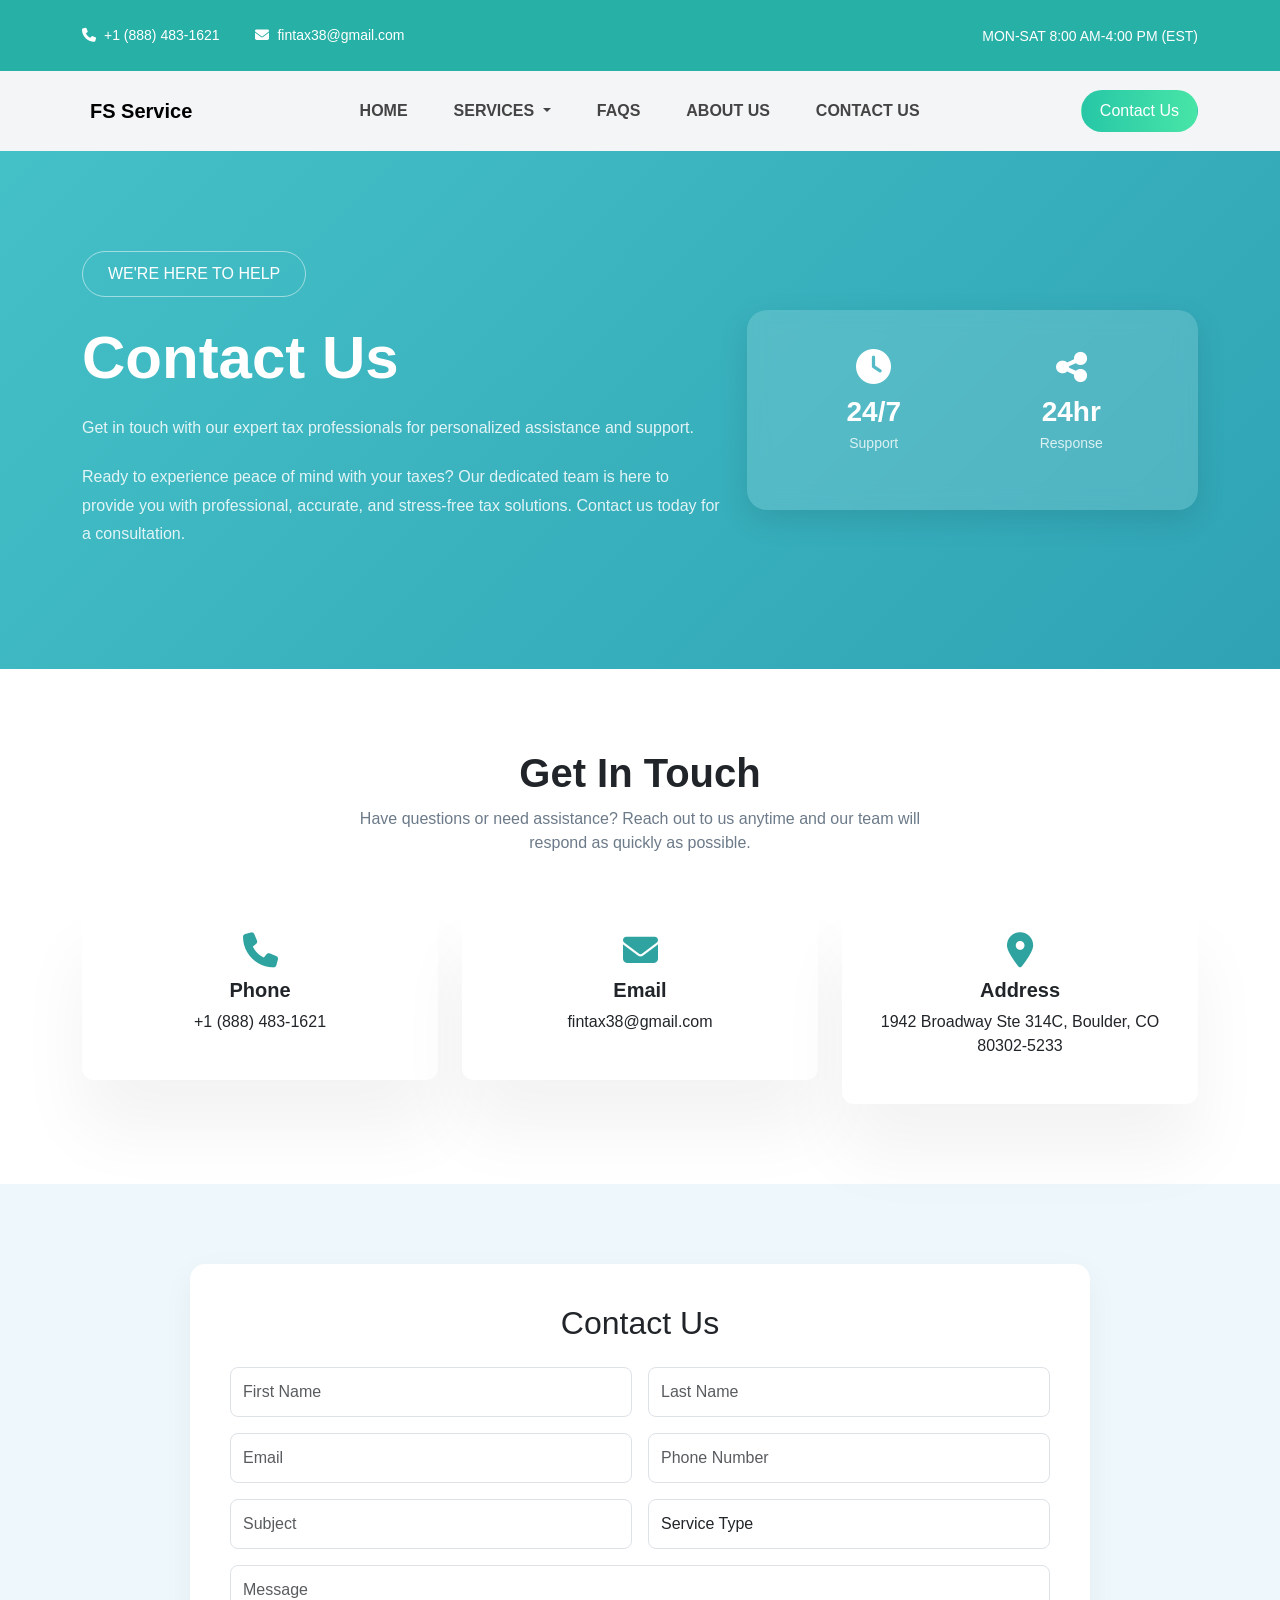
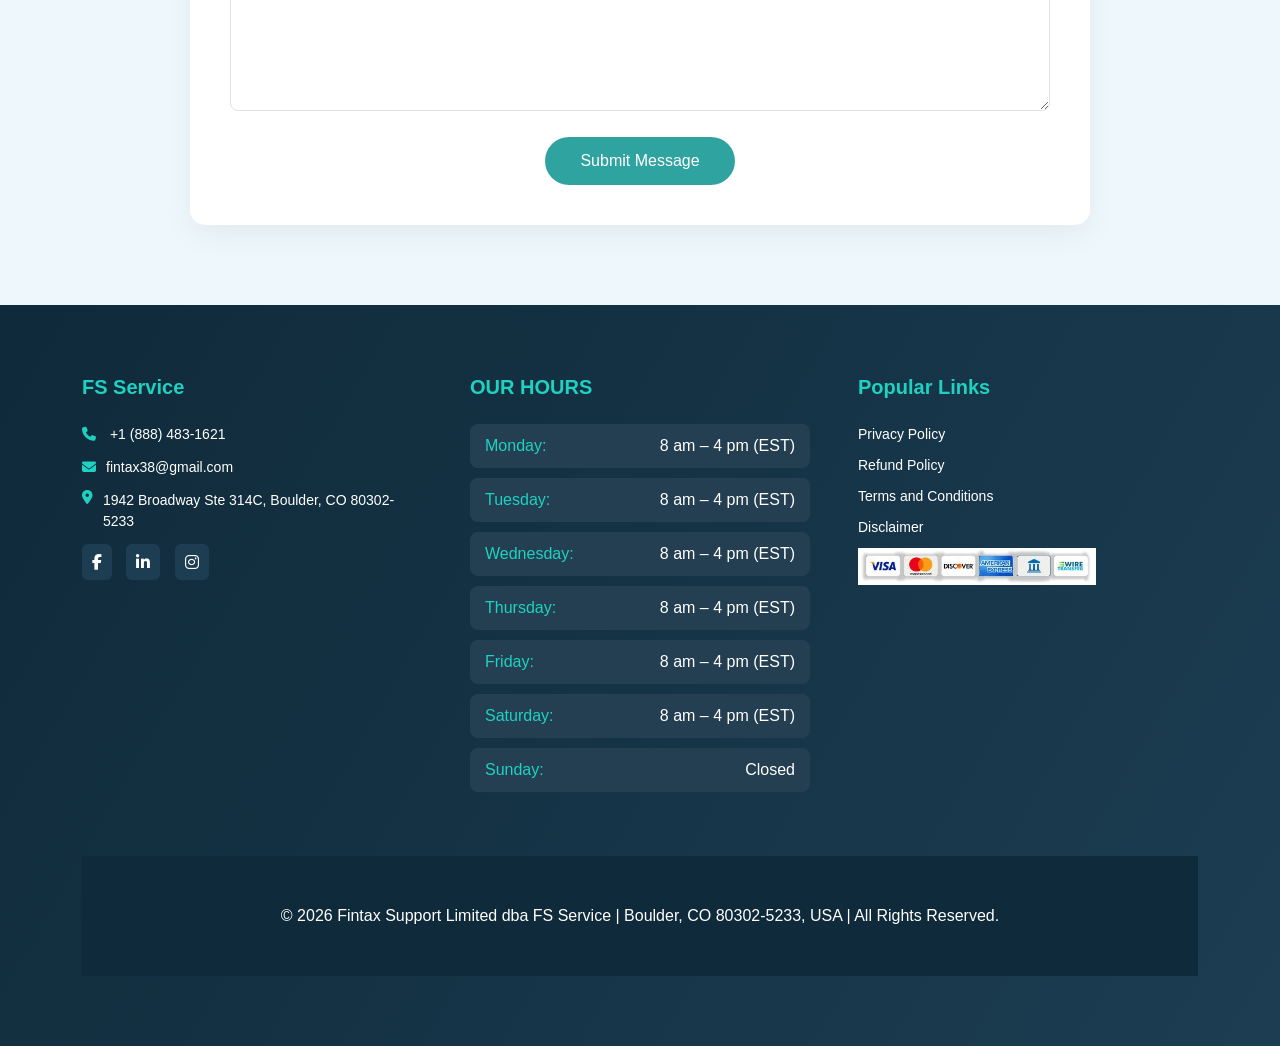
<file: contact.html>
<!DOCTYPE html>
<html lang="en">
<head>
<meta charset="UTF-8">
<meta name="viewport" content="width=device-width, initial-scale=1.0">

<title> FS Service</title>

<link href="https://cdn.jsdelivr.net/npm/bootstrap@5.3.2/dist/css/bootstrap.min.css" rel="stylesheet">
<link rel="stylesheet" href="css/style.css">
<link rel="stylesheet" href="css/about.css">

<link rel="stylesheet" href="https://cdnjs.cloudflare.com/ajax/libs/font-awesome/6.5.0/css/all.min.css">

</head>
<body>

<!-- Topbar -->
<div class="topbar">
<div class="container d-flex justify-content-between align-items-center">

<div class="top-contact">
<i class="fa fa-phone me-2"></i><a href="tel:+18884831621" class="text-white text-decoration-none">+1 (888) 483-1621</a> 
<span class="mx-3"></span>
<i class="fa fa-envelope me-2"></i><a href="mailto:fintax38@gmail.com" class="text-white text-decoration-none">fintax38@gmail.com</a> 
</div>

<div class="top-social">
<p>MON-SAT 8:00 AM-4:00 PM (EST)</p>
</div>

</div>
</div>


<!-- Navbar -->
<nav class="navbar navbar-expand-lg navbar-light main-nav">
<div class="container">

<a class="navbar-brand d-flex " href="/">
<h5 class="ms-2 mt-2 fw-bold">FS Service</h5>
</a>

<button class="navbar-toggler" data-bs-toggle="collapse" data-bs-target="#navmenu">
<span class="navbar-toggler-icon"></span>
</button>

<div class="collapse navbar-collapse" id="navmenu">

<ul class="navbar-nav mx-auto">
<li class="nav-item"><a class="nav-link" href="/">HOME</a></li>
<li class="nav-item dropdown">
    <a class="nav-link dropdown-toggle" href="#" id="resourcesDropdown" 
       role="button" data-bs-toggle="dropdown" aria-expanded="false">
        SERVICES
    </a>
     <ul class="dropdown-menu" aria-labelledby="resourcesDropdown">
        <li><a class="dropdown-item" href="/accounting-and-bookkeeping.html">Accounting & Bookkeeping</a></li>
        <li><a class="dropdown-item" href="tax-preparation.html">Tax Preparation & Planning</a></li>
        <li><a class="dropdown-item" href="payroll-compliance.html">Payroll Compliance Services</a></li>
        <li><a class="dropdown-item" href="cfo-advisory.html">CFO Advisory Services</a></li>
    </ul>
</li>
<li class="nav-item"><a class="nav-link" href="faqs.html">FAQS</a></li>
<li class="nav-item"><a class="nav-link" href="about.html">ABOUT US</a></li>
<li class="nav-item"><a class="nav-link" href="contact.html">CONTACT US</a></li>
</ul>

<div class="nav-buttons">
<a href="contact.html" class="btn btn-book"> Contact Us</a>
</div>

</div>
</div>
</nav>



<section class="about-section">
<div class="container">

<div class="row align-items-center">

<!-- LEFT CONTENT -->
<div class="col-lg-7">

    <button class="mantra-btn">
    WE'RE HERE TO HELP
    </button>
<h1 class="about-title">Contact Us</h1>


<p class="about-text">
Get in touch with our expert tax professionals for personalized assistance and support.
</p>

<p class="about-text">
Ready to experience peace of mind with your taxes? Our dedicated team is here to provide you with professional, accurate, and stress-free tax solutions. Contact us today for a consultation.
</p>

</div>


<!-- RIGHT CARD -->
<div class="col-lg-5">

<div class="stats-box">

<div class="row text-center">

<div class="col-6 stat-item">
<i class="fa-solid fa-clock"></i>
<h3>24/7</h3>
<p>Support</p>
</div>

<div class="col-6 stat-item">
<i class="fa-solid fa-share-nodes"></i>
<h3>24hr</h3>
<p>Response</p>
</div>

</div>

</div>

</div>

</div>
</div>
</section>



<!-- GET IN TOUCH -->
<section class="contact-info-section">
<div class="container">

<div class="text-center mb-5">

<h2 class="contact-title">Get In Touch</h2>

<p class="contact-desc">
Have questions or need assistance? Reach out to us anytime and our team will respond as quickly as possible.
</p>

</div>

<div class="row g-4">

<!-- PHONE -->
<div class="col-md-4">
<div class="contact-card text-center">
<i class="fa-solid fa-phone"></i>
<h5>Phone</h5>
<p>+1 (888) 483-1621</p>
</div>
</div>

<!-- EMAIL -->
<div class="col-md-4">
<div class="contact-card text-center">
<i class="fa-solid fa-envelope"></i>
<h5>Email</h5>
<p>fintax38@gmail.com</p>
</div>
</div>

<!-- ADDRESS -->
<div class="col-md-4">
<div class="contact-card text-center">
<i class="fa-solid fa-location-dot"></i>
<h5>Address</h5>
<p>1942 Broadway Ste 314C, Boulder, CO 80302-5233</p>
</div>
</div>

</div>

</div>
</section>



<!-- CONTACT FORM -->
<section class="contact-form-section">

<div class="container">

<div class="form-box">

<h2 class="text-center mb-4">Contact Us</h2>

<form>

<div class="row g-3">

<div class="col-md-6">
<input type="text" class="form-control" placeholder="First Name">
</div>

<div class="col-md-6">
<input type="text" class="form-control" placeholder="Last Name">
</div>

<div class="col-md-6">
<input type="email" class="form-control" placeholder="Email">
</div>

<div class="col-md-6">
<input type="text" class="form-control" placeholder="Phone Number">
</div>

<div class="col-md-6">
<input type="text" class="form-control" placeholder="Subject">
</div>

<div class="col-md-6">
<select class="form-control">
<option>Service Type</option>
<option>Tax Filing</option>
<option>Business Consulting</option>
<option>Financial Advice</option>
</select>
</div>

<div class="col-12">
<textarea class="form-control" rows="5" placeholder="Message"></textarea>
</div>

<div class="col-12 text-center">
<button class="submit-btn">Submit Message</button>
</div>

</div>

</form>

</div>

</div>

</section>






<!-- FOOTER -->

<footer class="footer-section">

<div class="container">

<div class="row g-5">

<!-- ABOUT -->

<div class="col-lg-4">

<h5 class="footer-title"> FS Service</h5>

<div class="footer-contact">

<p><a href="tel:+18884831621" class="text-white text-decoration-none"><i class="fa fa-phone"></i> +1 (888) 483-1621</a></p>
<p><a href="mailto:fintax38@gmail.com" class="text-white text-decoration-none"><i class="fa fa-envelope"></i>fintax38@gmail.com</a></p>

<p class="d-flex"><i class="fa fa-location-dot"></i> 1942 Broadway Ste 314C, Boulder, CO 80302-5233</p>



</div>

<div class="social-icons">

<i class="fab fa-facebook-f"></i>

<i class="fab fa-linkedin-in"></i>

<i class="fab fa-instagram"></i>

</div>

</div>



<!-- HOURS -->

<div class="col-lg-4">

<h5 class="footer-title">OUR HOURS</h5>

<ul class="hours">

<li><span>Monday:</span> 8 am – 4 pm (EST)</li>

<li><span>Tuesday:</span> 8 am – 4 pm (EST)</li>

<li><span>Wednesday:</span> 8 am – 4 pm (EST)</li>

<li><span>Thursday:</span> 8 am – 4 pm (EST)</li>

<li><span>Friday:</span> 8 am – 4 pm (EST)</li>

<li><span>Saturday:</span> 8 am – 4 pm (EST)</li>

<li><span>Sunday:</span> Closed</li>

</ul>

</div>



<!-- SITEMAP -->

<div class="col-lg-4">


<h5 class="footer-title">Popular Links</h5>

<div class="row">

<div class="col-12">

<ul class="footer-links">

<li><a href="privacy.html"> Privacy Policy</a></li>

<li><a href="refunds.html">Refund Policy</a></li>

<li><a href="terms.html">Terms and Conditions</a></li>

<li><a href="disclaimer.html">Disclaimer</a></li>

 <li><img src="image.jfif" alt="" class="img-fluid" width="70%"></li>

</ul>

</div>

</div>

</div>


</div>

<div class="text-center mt-5  py-5" style="background-color:#0f2a3a;">
    © 2026 Fintax Support Limited dba FS Service | Boulder, CO 80302-5233, USA | All Rights Reserved.
</div>

</div>

</footer>

<script src="https://cdn.jsdelivr.net/npm/bootstrap@5.3.2/dist/js/bootstrap.bundle.min.js"></script>
</body>
</html>
</file>
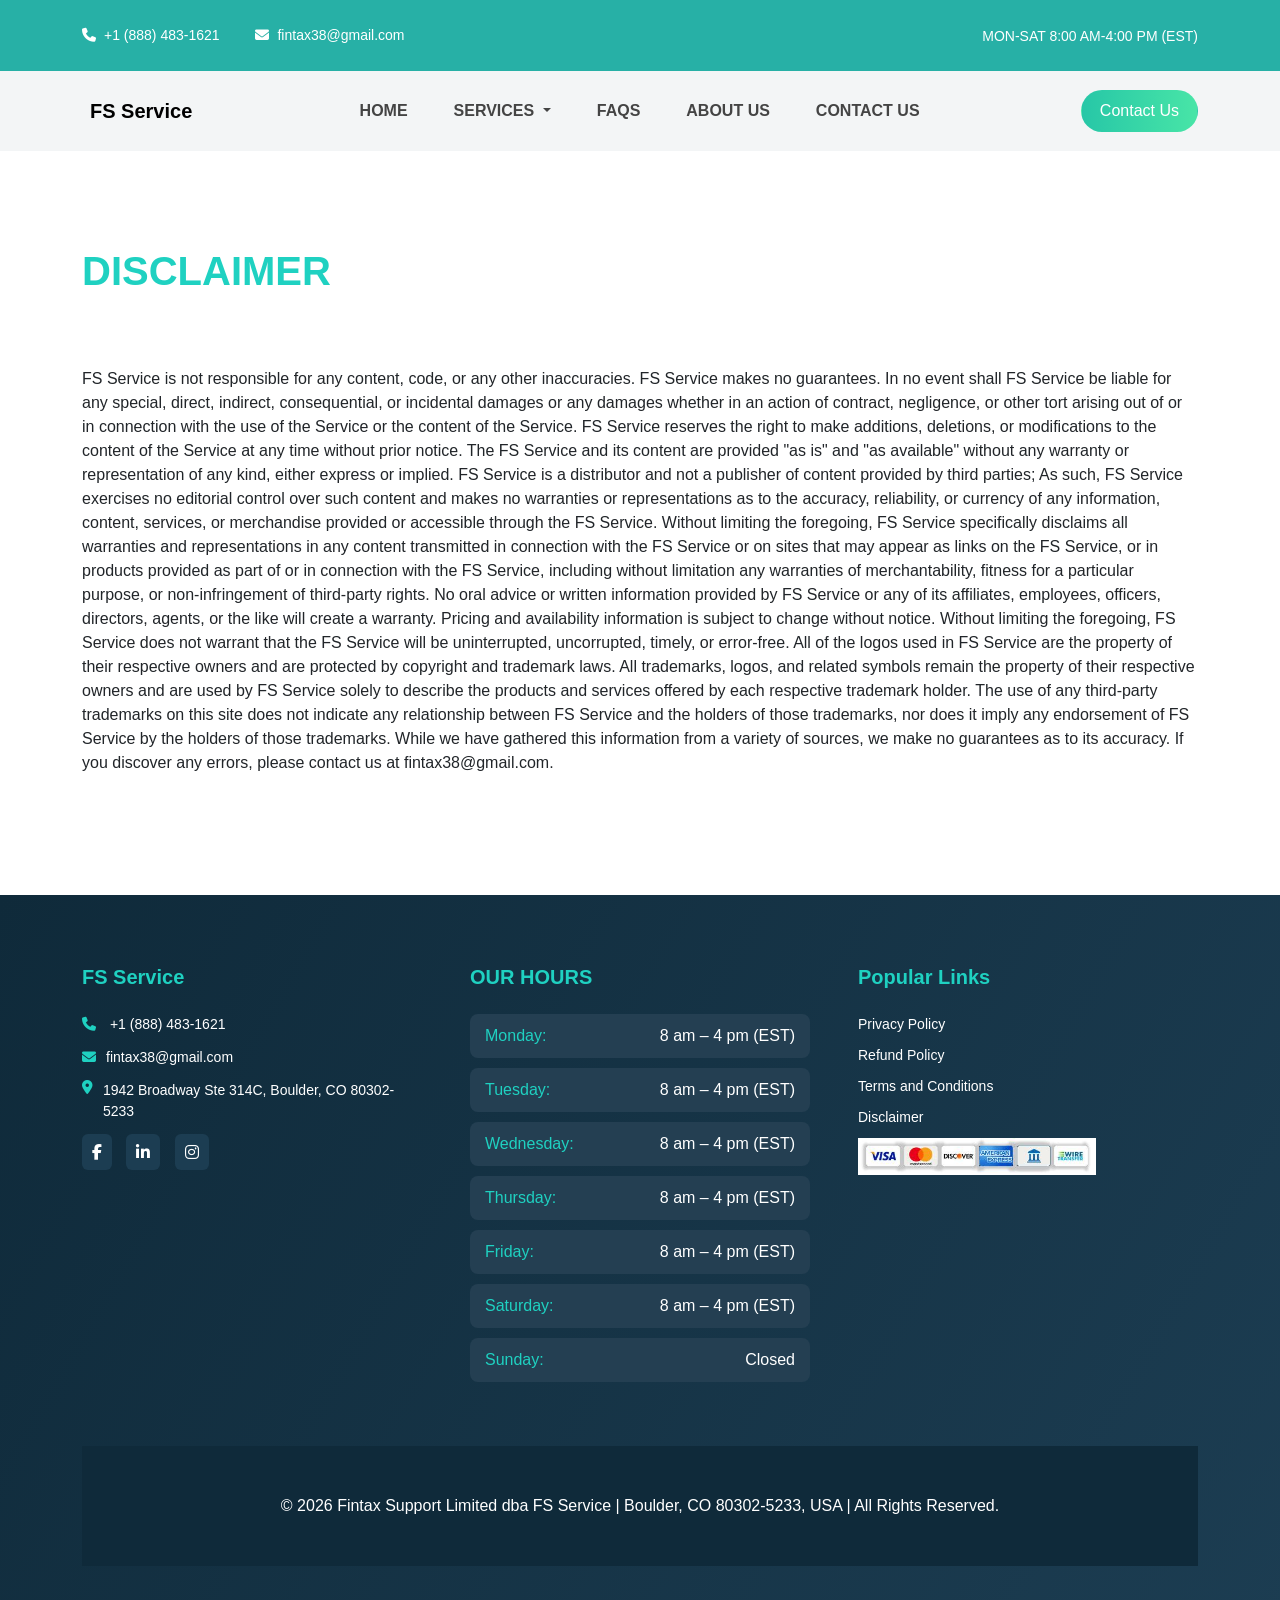
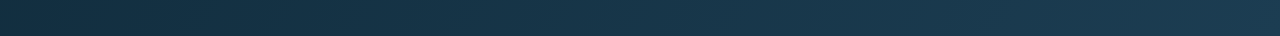
<file: disclaimer.html>
<!DOCTYPE html>
<html lang="en">
<head>
<meta charset="UTF-8">
<meta name="viewport" content="width=device-width, initial-scale=1.0">

<title> FS Service</title>

<link href="https://cdn.jsdelivr.net/npm/bootstrap@5.3.2/dist/css/bootstrap.min.css" rel="stylesheet">
<link rel="stylesheet" href="css/style.css">
<link rel="stylesheet" href="css/about.css">

<link rel="stylesheet" href="https://cdnjs.cloudflare.com/ajax/libs/font-awesome/6.5.0/css/all.min.css">

</head>
<body>

<!-- Topbar -->
<div class="topbar">
<div class="container d-flex justify-content-between align-items-center">

<div class="top-contact">
<i class="fa fa-phone me-2"></i><a href="tel:+18884831621" class="text-white text-decoration-none">+1 (888) 483-1621</a> 
<span class="mx-3"></span>
<i class="fa fa-envelope me-2"></i><a href="mailto:fintax38@gmail.com" class="text-white text-decoration-none">fintax38@gmail.com</a> 
</div>

<div class="top-social">
<p>MON-SAT 8:00 AM-4:00 PM (EST)</p>
</div>

</div>
</div>


<!-- Navbar -->
<nav class="navbar navbar-expand-lg navbar-light main-nav">
<div class="container">

<a class="navbar-brand d-flex " href="/">
<h5 class="ms-2 mt-2 fw-bold">FS Service</h5>
</a>

<button class="navbar-toggler" data-bs-toggle="collapse" data-bs-target="#navmenu">
<span class="navbar-toggler-icon"></span>
</button>

<div class="collapse navbar-collapse" id="navmenu">

<ul class="navbar-nav mx-auto">
<li class="nav-item"><a class="nav-link" href="/">HOME</a></li>
<li class="nav-item dropdown">
    <a class="nav-link dropdown-toggle" href="#" id="resourcesDropdown" 
       role="button" data-bs-toggle="dropdown" aria-expanded="false">
        SERVICES
    </a>
     <ul class="dropdown-menu" aria-labelledby="resourcesDropdown">
        <li><a class="dropdown-item" href="/accounting-and-bookkeeping.html">Accounting & Bookkeeping</a></li>
        <li><a class="dropdown-item" href="tax-preparation.html">Tax Preparation & Planning</a></li>
        <li><a class="dropdown-item" href="payroll-compliance.html">Payroll Compliance Services</a></li>
        <li><a class="dropdown-item" href="cfo-advisory.html">CFO Advisory Services</a></li>
    </ul>
</li>
<li class="nav-item"><a class="nav-link" href="faqs.html">FAQS</a></li>
<li class="nav-item"><a class="nav-link" href="about.html">ABOUT US</a></li>
<li class="nav-item"><a class="nav-link" href="contact.html">CONTACT US</a></li>
</ul>

<div class="nav-buttons">
<a href="contact.html" class="btn btn-book"> Contact Us</a>
</div>

</div>
</div>
</nav>

<div class="container py-5 my-5">
            <div class="row g-5 align-items-center" bis_skin_checked="1">
                <div class="col-12" bis_skin_checked="1">
                    <div class="section-title position-relative pb-3 mb-5" bis_skin_checked="1">
                        <h1 class="fw-bold text-primary-1 text-uppercase">Disclaimer</h1>
                    </div>
                    <p class="mb-4">
                       FS Service is not responsible for any content, code, or any other inaccuracies. FS Service makes no guarantees. In no event shall FS Service be liable for any special, direct, indirect, consequential, or incidental damages or any damages whether in an action of contract, negligence, or other tort arising out of or in connection with the use of the Service or the content of the Service. FS Service reserves the right to make additions, deletions, or modifications to the content of the Service at any time without prior notice. The FS Service and its content are provided "as is" and "as available" without any warranty or representation of any kind, either express or implied. FS Service is a distributor and not a publisher of content provided by third parties; As such, FS Service exercises no editorial control over such content and makes no warranties or representations as to the accuracy, reliability, or currency of any information, content, services, or merchandise provided or accessible through the FS Service. Without limiting the foregoing, FS Service specifically disclaims all warranties and representations in any content transmitted in connection with the FS Service or on sites that may appear as links on the FS Service, or in products provided as part of or in connection with the FS Service, including without limitation any warranties of merchantability, fitness for a particular purpose, or non-infringement of third-party rights. No oral advice or written information provided by FS Service or any of its affiliates, employees, officers, directors, agents, or the like will create a warranty. Pricing and availability information is subject to change without notice. Without limiting the foregoing, FS Service does not warrant that the FS Service will be uninterrupted, uncorrupted, timely, or error-free. All of the logos used in FS Service are the property of their respective owners and are protected by copyright and trademark laws. All trademarks, logos, and related symbols remain the property of their respective owners and are used by FS Service solely to describe the products and services offered by each respective trademark holder. The use of any third-party trademarks on this site does not indicate any relationship between FS Service and the holders of those trademarks, nor does it imply any endorsement of FS Service by the holders of those trademarks. While we have gathered this information from a variety of sources, we make no guarantees as to its accuracy. If you discover any errors, please contact us at fintax38@gmail.com.
                    </p>
                </div>
            </div>
        </div>










<!-- FOOTER -->

<footer class="footer-section">

<div class="container">

<div class="row g-5">

<!-- ABOUT -->

<div class="col-lg-4">

<h5 class="footer-title"> FS Service</h5>

<div class="footer-contact">

<p><a href="tel:+18884831621" class="text-white text-decoration-none"><i class="fa fa-phone"></i> +1 (888) 483-1621</a></p>
<p><a href="mailto:fintax38@gmail.com" class="text-white text-decoration-none"><i class="fa fa-envelope"></i>fintax38@gmail.com</a></p>

<p class="d-flex"><i class="fa fa-location-dot"></i> 1942 Broadway Ste 314C, Boulder, CO 80302-5233</p>



</div>

<div class="social-icons">

<i class="fab fa-facebook-f"></i>

<i class="fab fa-linkedin-in"></i>

<i class="fab fa-instagram"></i>

</div>

</div>



<!-- HOURS -->

<div class="col-lg-4">

<h5 class="footer-title">OUR HOURS</h5>

<ul class="hours">

<li><span>Monday:</span> 8 am – 4 pm (EST)</li>

<li><span>Tuesday:</span> 8 am – 4 pm (EST)</li>

<li><span>Wednesday:</span> 8 am – 4 pm (EST)</li>

<li><span>Thursday:</span> 8 am – 4 pm (EST)</li>

<li><span>Friday:</span> 8 am – 4 pm (EST)</li>

<li><span>Saturday:</span> 8 am – 4 pm (EST)</li>

<li><span>Sunday:</span> Closed</li>

</ul>

</div>



<!-- SITEMAP -->

<div class="col-lg-4">


<h5 class="footer-title">Popular Links</h5>

<div class="row">

<div class="col-12">

<ul class="footer-links">

<li><a href="privacy.html"> Privacy Policy</a></li>

<li><a href="refunds.html">Refund Policy</a></li>

<li><a href="terms.html">Terms and Conditions</a></li>

<li><a href="disclaimer.html">Disclaimer</a></li>

 <li><img src="image.jfif" alt="" class="img-fluid" width="70%"></li>

</ul>

</div>

</div>

</div>


</div>

<div class="text-center mt-5  py-5" style="background-color:#0f2a3a;">
    © 2026 Fintax Support Limited dba FS Service | Boulder, CO 80302-5233, USA | All Rights Reserved.
</div>

</div>

</footer>
<script src="script.js"></script>

<script src="https://cdn.jsdelivr.net/npm/bootstrap@5.3.2/dist/js/bootstrap.bundle.min.js"></script>
</body>
</html>
</file>
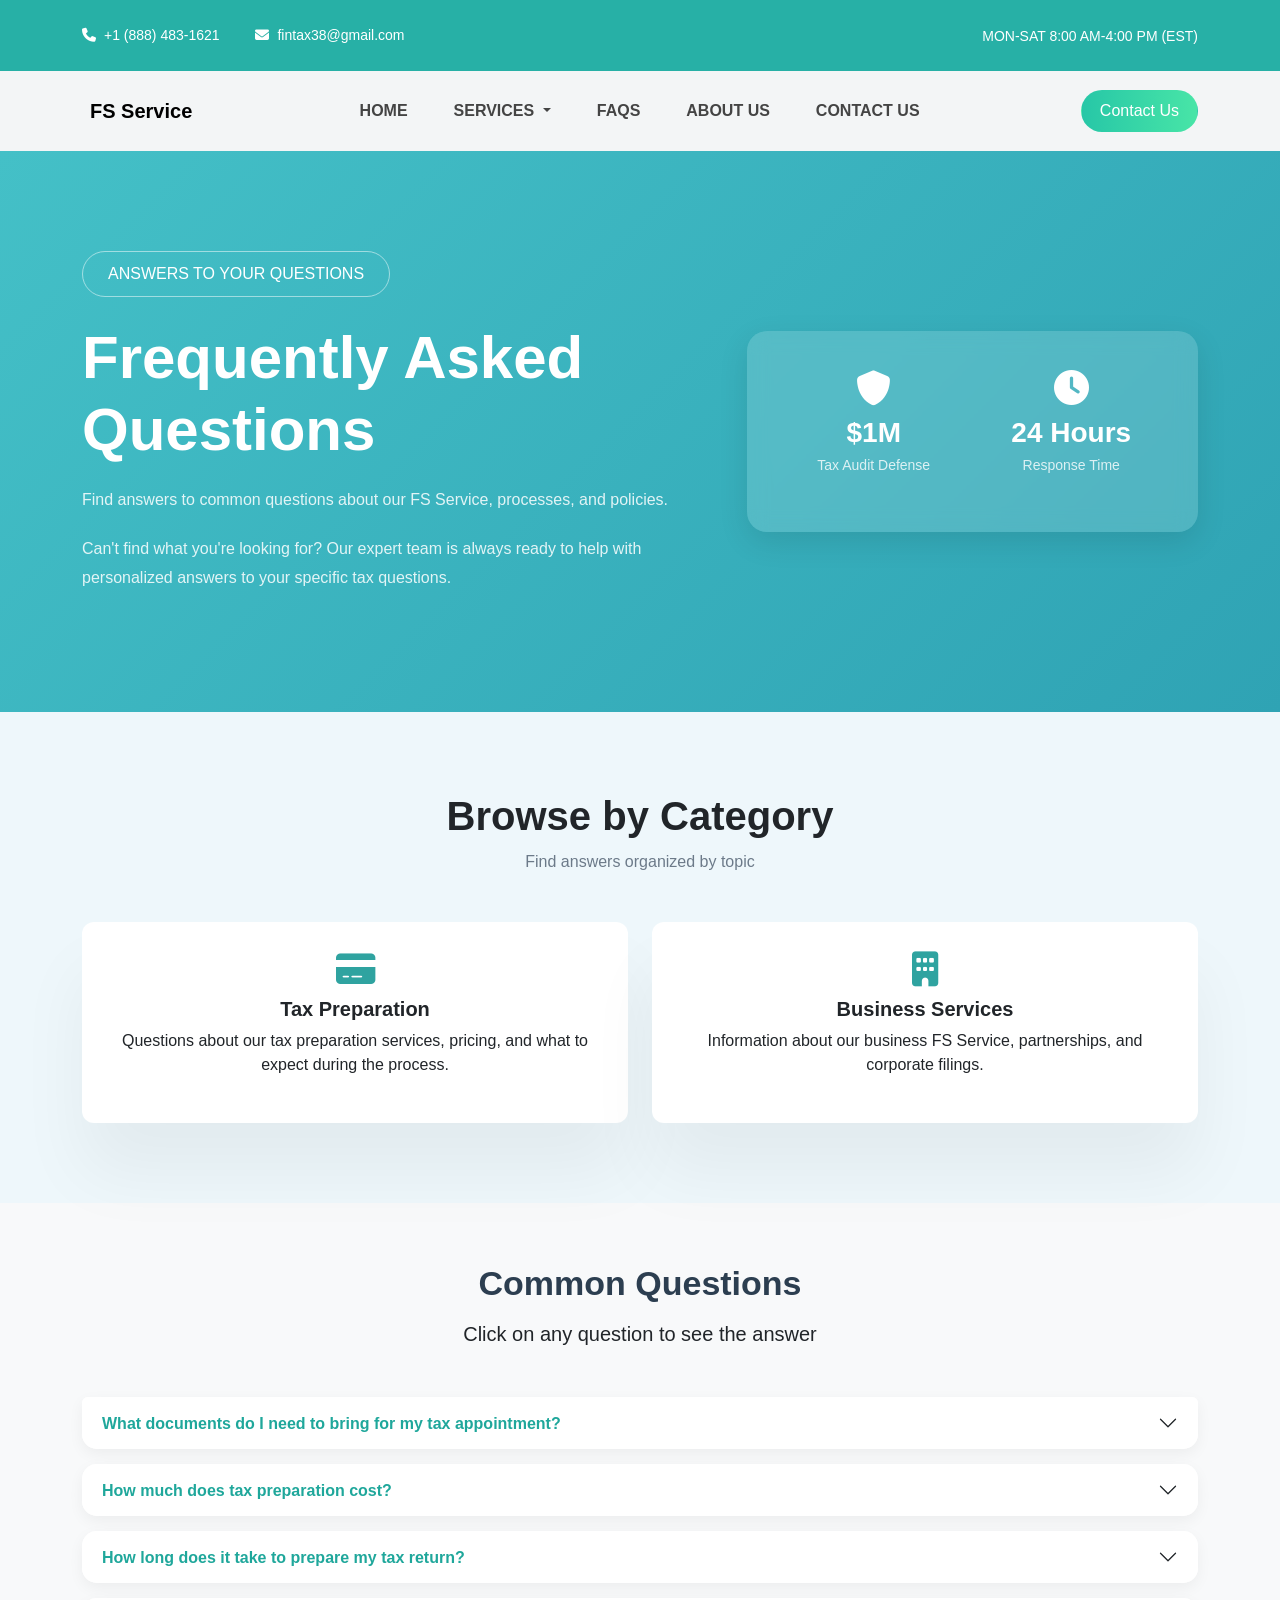
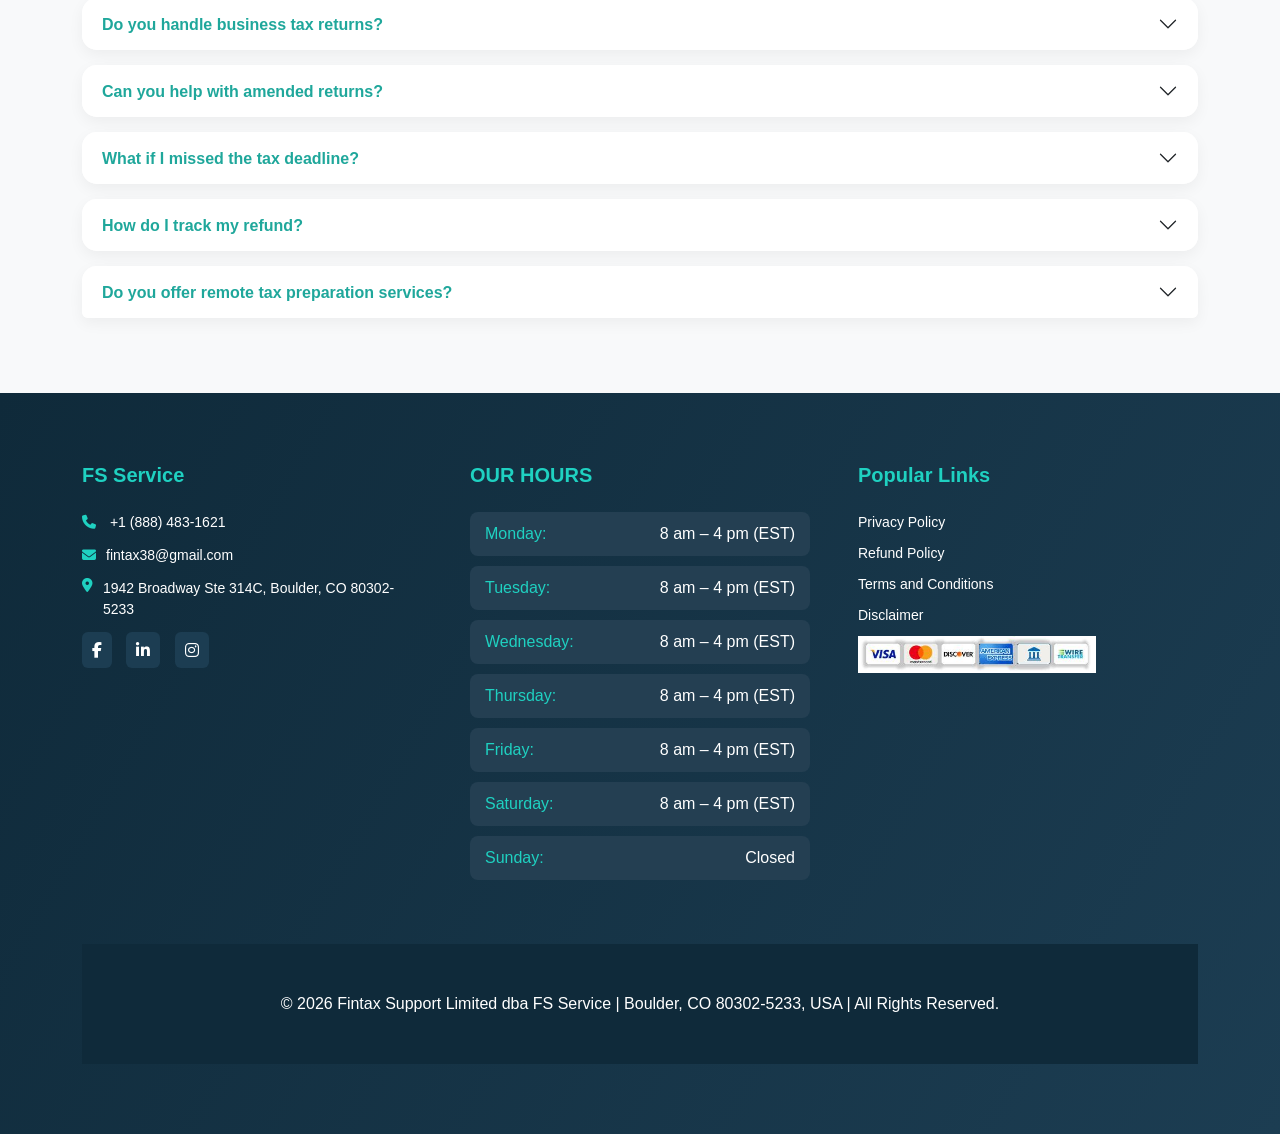
<file: faqs.html>
<!DOCTYPE html>
<html lang="en">
<head>
<meta charset="UTF-8">
<meta name="viewport" content="width=device-width, initial-scale=1.0">

<title> FS Service</title>

<link href="https://cdn.jsdelivr.net/npm/bootstrap@5.3.2/dist/css/bootstrap.min.css" rel="stylesheet">
<link rel="stylesheet" href="css/style.css">
<link rel="stylesheet" href="css/about.css">

<link rel="stylesheet" href="https://cdnjs.cloudflare.com/ajax/libs/font-awesome/6.5.0/css/all.min.css">

</head>
<body>

<!-- Topbar -->
<div class="topbar">
<div class="container d-flex justify-content-between align-items-center">

<div class="top-contact">
<i class="fa fa-phone me-2"></i><a href="tel:+18884831621" class="text-white text-decoration-none">+1 (888) 483-1621</a> 
<span class="mx-3"></span>
<i class="fa fa-envelope me-2"></i><a href="mailto:fintax38@gmail.com" class="text-white text-decoration-none">fintax38@gmail.com</a> 
</div>

<div class="top-social">
<p>MON-SAT 8:00 AM-4:00 PM (EST)</p>
</div>

</div>
</div>


<!-- Navbar -->
<nav class="navbar navbar-expand-lg navbar-light main-nav">
<div class="container">

<a class="navbar-brand d-flex " href="/">
<h5 class="ms-2 mt-2 fw-bold">FS Service</h5>
</a>

<button class="navbar-toggler" data-bs-toggle="collapse" data-bs-target="#navmenu">
<span class="navbar-toggler-icon"></span>
</button>

<div class="collapse navbar-collapse" id="navmenu">

<ul class="navbar-nav mx-auto">
<li class="nav-item"><a class="nav-link" href="/">HOME</a></li>
<li class="nav-item dropdown">
    <a class="nav-link dropdown-toggle" href="#" id="resourcesDropdown" 
       role="button" data-bs-toggle="dropdown" aria-expanded="false">
        SERVICES
    </a>
     <ul class="dropdown-menu" aria-labelledby="resourcesDropdown">
        <li><a class="dropdown-item" href="/accounting-and-bookkeeping.html">Accounting & Bookkeeping</a></li>
        <li><a class="dropdown-item" href="tax-preparation.html">Tax Preparation & Planning</a></li>
        <li><a class="dropdown-item" href="payroll-compliance.html">Payroll Compliance Services</a></li>
        <li><a class="dropdown-item" href="cfo-advisory.html">CFO Advisory Services</a></li>
    </ul>
</li>
<li class="nav-item"><a class="nav-link" href="faqs.html">FAQS</a></li>
<li class="nav-item"><a class="nav-link" href="about.html">ABOUT US</a></li>
<li class="nav-item"><a class="nav-link" href="contact.html">CONTACT US</a></li>
</ul>

<div class="nav-buttons">
<a href="contact.html" class="btn btn-book"> Contact Us</a>
</div>

</div>
</div>
</nav>



<section class="about-section">
<div class="container">

<div class="row align-items-center">

<!-- LEFT CONTENT -->
<div class="col-lg-7">

    <button class="mantra-btn">
    ANSWERS TO YOUR QUESTIONS
    </button>
<h1 class="about-title">Frequently Asked Questions</h1>


<p class="about-text">
Find answers to common questions about our  FS Service, processes, and policies.
</p>

<p class="about-text">
Can't find what you're looking for? Our expert team is always ready to help with personalized answers to your specific tax questions.
</p>

</div>


<!-- RIGHT CARD -->
<div class="col-lg-5">

<div class="stats-box">

<div class="row text-center">

<div class="col-6 stat-item">
    <i class="fa-solid fa-shield"></i>  
    <h3>$1M</h3>
    <p>Tax Audit Defense</p>
</div>

<div class="col-6 stat-item">
    <i class="fa-solid fa-clock"></i>
<h3>24 Hours</h3>
<p>Response Time</p>
</div>

</div>

</div>

</div>

</div>
</div>
</section>



<!-- GET IN TOUCH -->
<section class="contact-info-section-2">
<div class="container">

<div class="text-center mb-5">

<h2 class="contact-title">Browse by Category</h2>

<p class="contact-desc">
Find answers organized by topic
</p>

</div>

<div class="row g-4">

<!-- PHONE -->
<div class="col-md-6">
<div class="contact-card text-center">
<i class="fa-solid fa-credit-card"></i> 
<h5>Tax Preparation</h5>
<p>Questions about our tax preparation services, pricing, and what to expect during the process.</p>
</div>
</div>

<!-- ADDRESS -->
<div class="col-md-6">
<div class="contact-card text-center">
<i class="fa-solid fa-building"></i>
<h5>Business Services</h5>
<p>Information about our business  FS Service, partnerships, and corporate filings.</p>
</div>
</div>

</div>

</div>
</section>



<section class="faq-section bg-light">
  <div class="container">
    <div class="text-center mb-5">
      <h2 class="section-title">Common Questions</h2>
      <p class="lead">Click on any question to see the answer</p>
    </div>
    
    <div class="accordion" id="faqAccordion">
      <!-- FAQ items will be injected here by JS -->
    </div>
  </div>
</section>







<!-- FOOTER -->

<footer class="footer-section">

<div class="container">

<div class="row g-5">

<!-- ABOUT -->

<div class="col-lg-4">

<h5 class="footer-title"> FS Service</h5>

<div class="footer-contact">

<p><a href="tel:+18884831621" class="text-white text-decoration-none"><i class="fa fa-phone"></i> +1 (888) 483-1621</a></p>
<p><a href="mailto:fintax38@gmail.com" class="text-white text-decoration-none"><i class="fa fa-envelope"></i>fintax38@gmail.com</a></p>

<p class="d-flex"><i class="fa fa-location-dot"></i> 1942 Broadway Ste 314C, Boulder, CO 80302-5233</p>



</div>

<div class="social-icons">

<i class="fab fa-facebook-f"></i>

<i class="fab fa-linkedin-in"></i>

<i class="fab fa-instagram"></i>

</div>

</div>



<!-- HOURS -->

<div class="col-lg-4">

<h5 class="footer-title">OUR HOURS</h5>

<ul class="hours">

<li><span>Monday:</span> 8 am – 4 pm (EST)</li>

<li><span>Tuesday:</span> 8 am – 4 pm (EST)</li>

<li><span>Wednesday:</span> 8 am – 4 pm (EST)</li>

<li><span>Thursday:</span> 8 am – 4 pm (EST)</li>

<li><span>Friday:</span> 8 am – 4 pm (EST)</li>

<li><span>Saturday:</span> 8 am – 4 pm (EST)</li>

<li><span>Sunday:</span> Closed</li>

</ul>

</div>



<!-- SITEMAP -->

<div class="col-lg-4">


<h5 class="footer-title">Popular Links</h5>

<div class="row">

<div class="col-12">

<ul class="footer-links">

<li><a href="privacy.html"> Privacy Policy</a></li>

<li><a href="refunds.html">Refund Policy</a></li>

<li><a href="terms.html">Terms and Conditions</a></li>

<li><a href="disclaimer.html">Disclaimer</a></li>

 <li><img src="image.jfif" alt="" class="img-fluid" width="70%"></li>

</ul>

</div>

</div>

</div>


</div>

<div class="text-center mt-5  py-5" style="background-color:#0f2a3a;">
    © 2026 Fintax Support Limited dba FS Service | Boulder, CO 80302-5233, USA | All Rights Reserved.
</div>

</div>

</footer>
<script src="script.js"></script>

<script src="https://cdn.jsdelivr.net/npm/bootstrap@5.3.2/dist/js/bootstrap.bundle.min.js"></script>
</body>
</html>
</file>
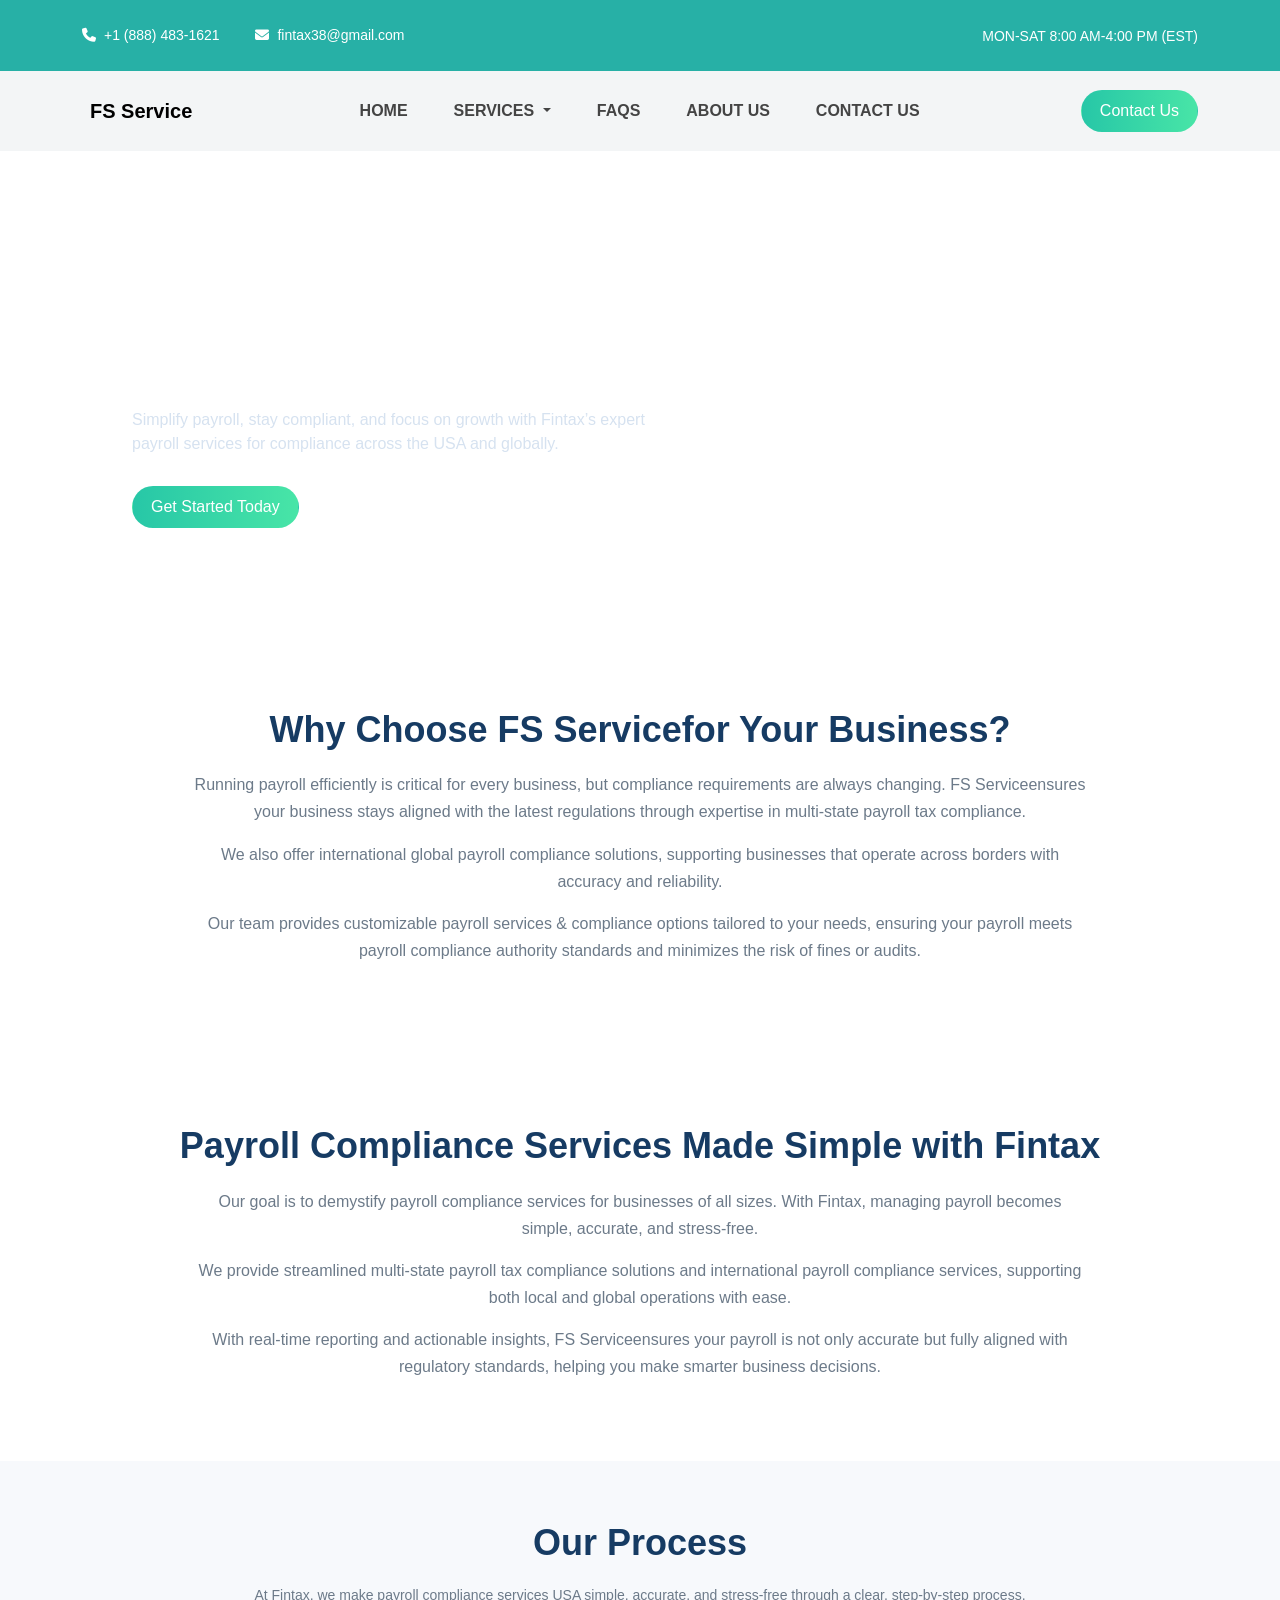
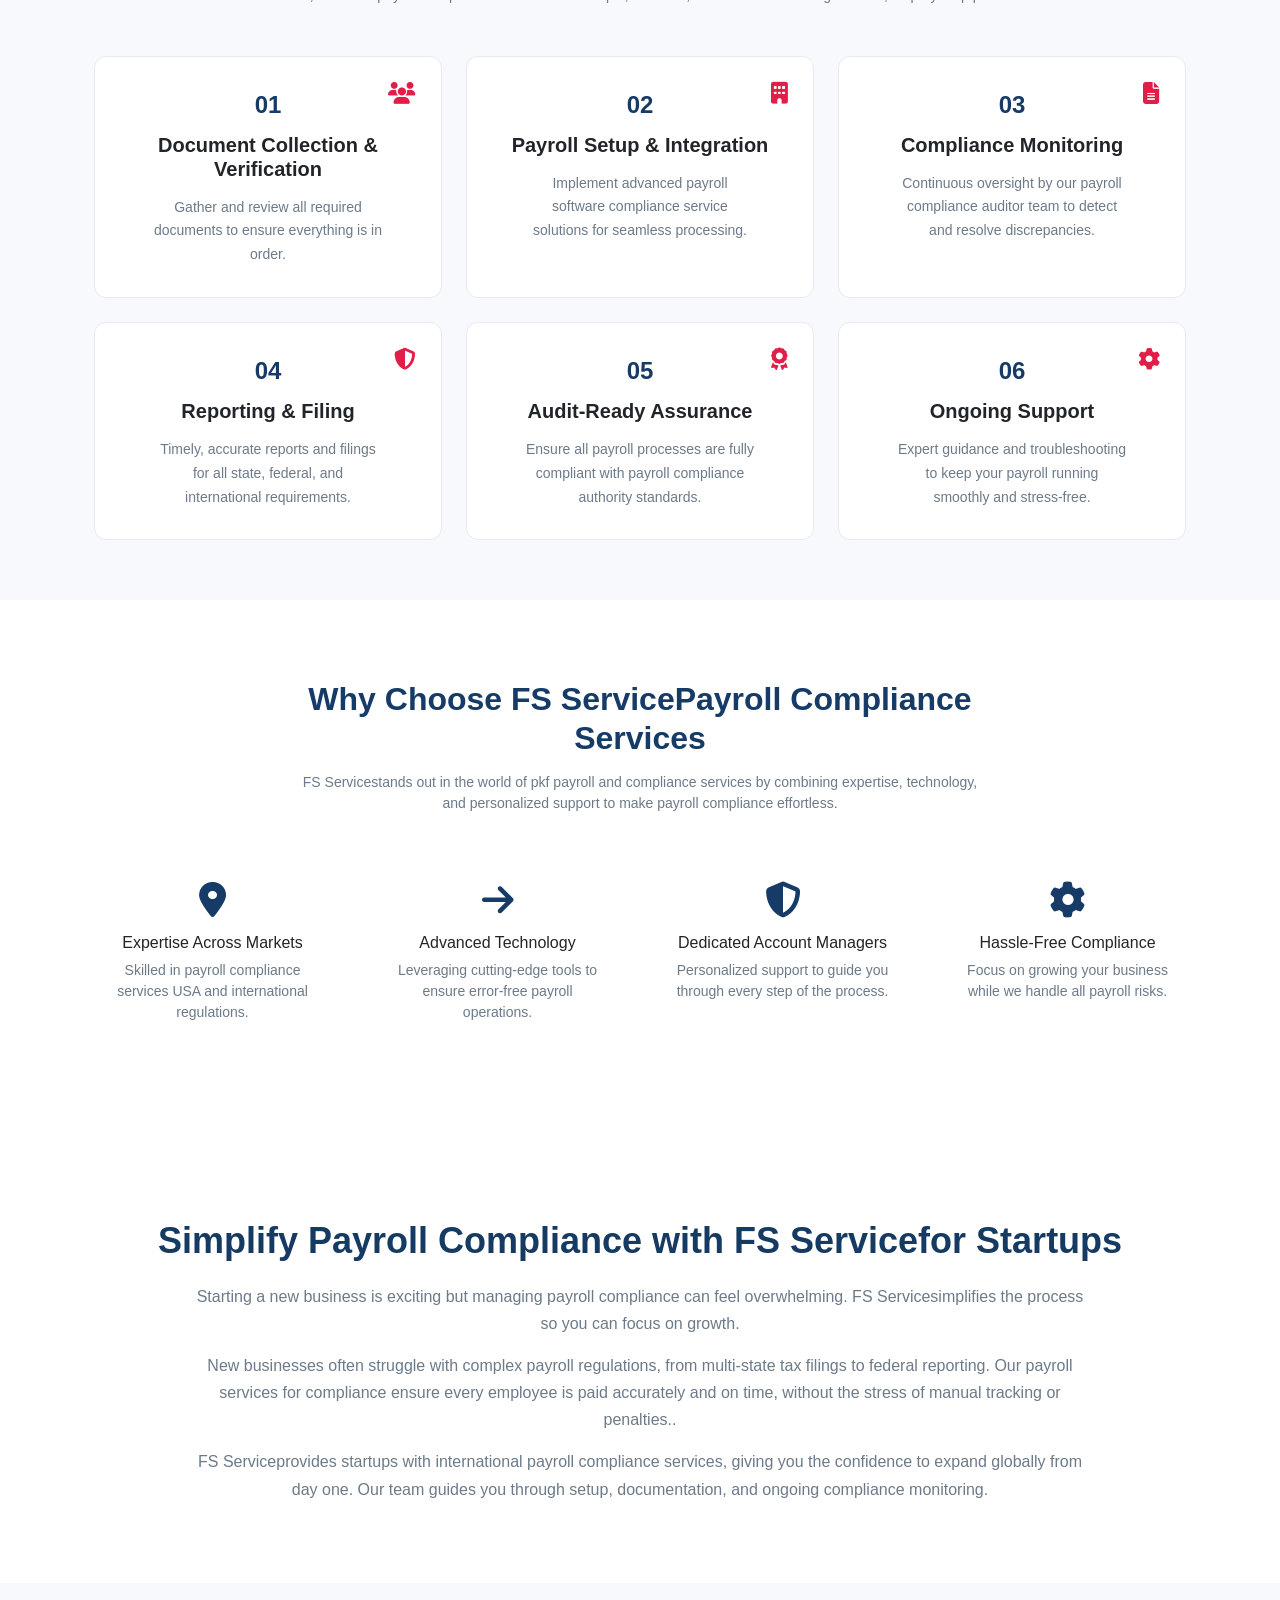
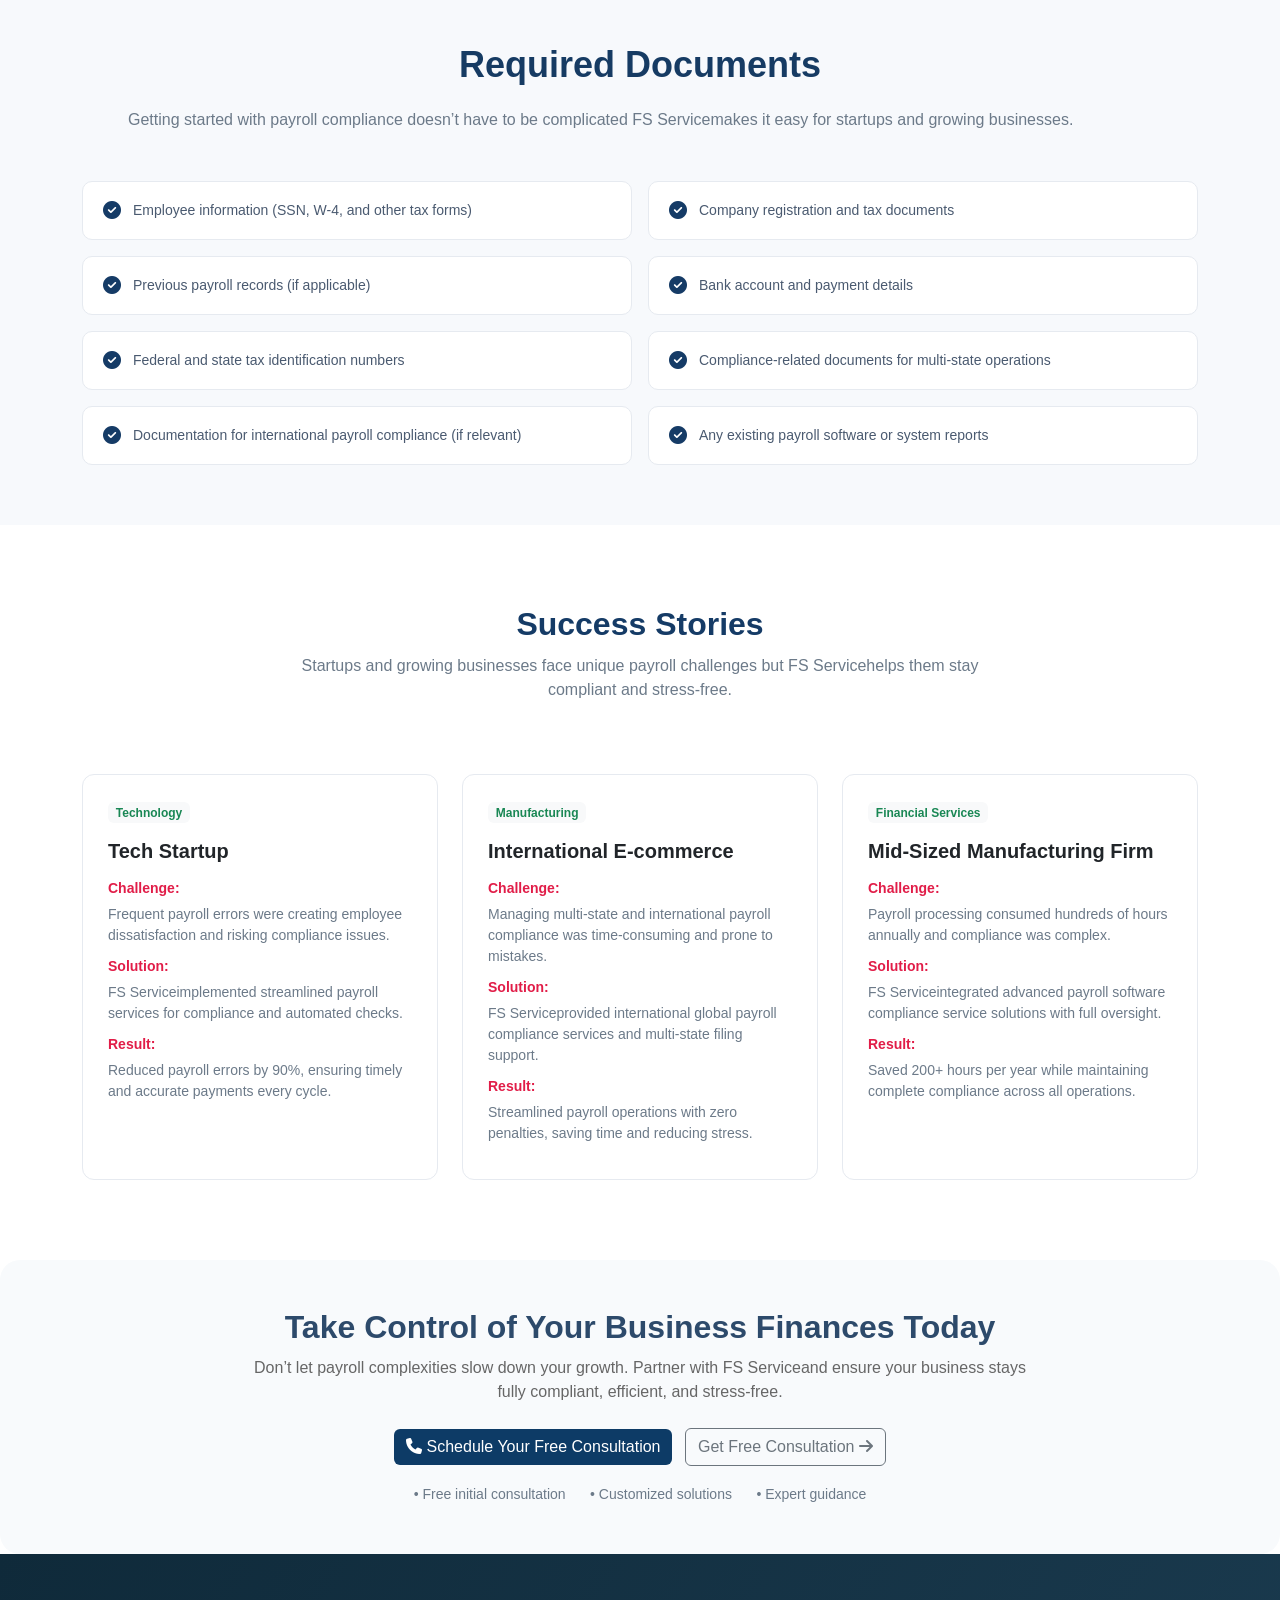
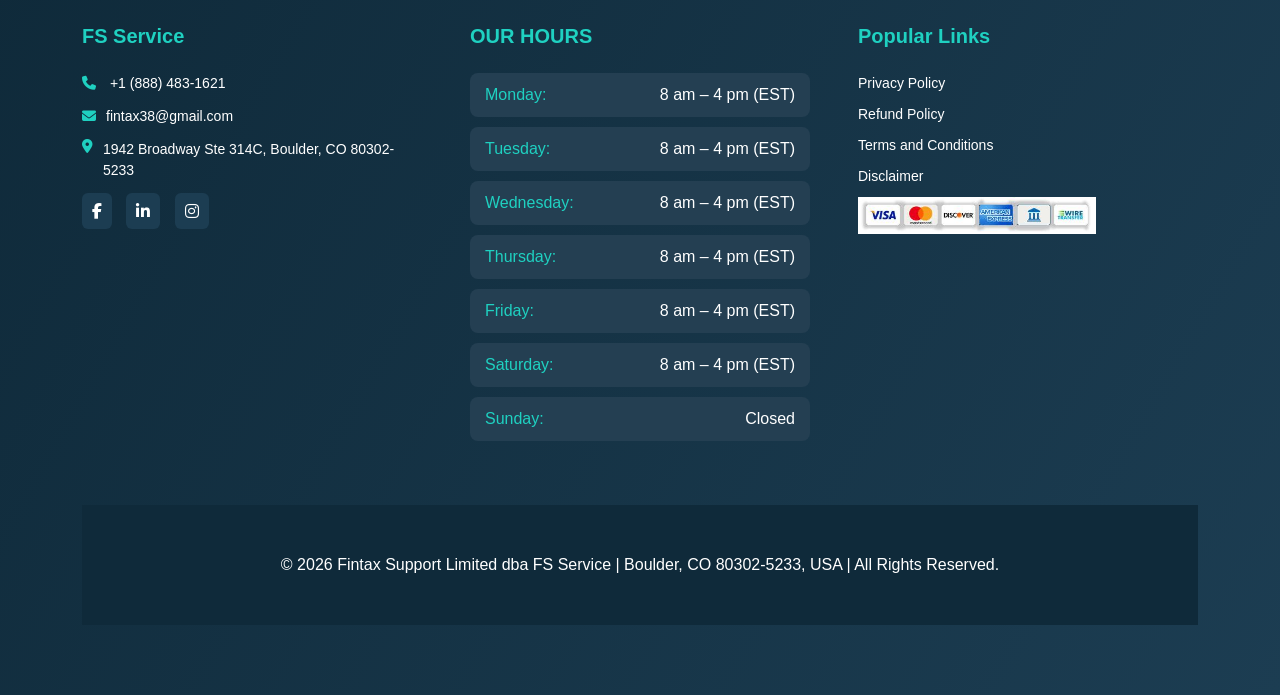
<file: payroll-compliance.html>
<!DOCTYPE html>
<html lang="en">
<head>
<meta charset="UTF-8">
<meta name="viewport" content="width=device-width, initial-scale=1.0">

<title> FS Service</title>

<link href="https://cdn.jsdelivr.net/npm/bootstrap@5.3.2/dist/css/bootstrap.min.css" rel="stylesheet">
<link rel="stylesheet" href="css/style.css">
<link rel="stylesheet" href="css/about.css">
<link rel="stylesheet" href="css/fintax.css">

<link rel="stylesheet" href="https://cdnjs.cloudflare.com/ajax/libs/font-awesome/6.5.0/css/all.min.css">

</head>
<body>

<!-- Topbar -->
<div class="topbar">
<div class="container d-flex justify-content-between align-items-center">

<div class="top-contact">
<i class="fa fa-phone me-2"></i><a href="tel:+18884831621" class="text-white text-decoration-none">+1 (888) 483-1621</a> 
<span class="mx-3"></span>
<i class="fa fa-envelope me-2"></i><a href="mailto:fintax38@gmail.com" class="text-white text-decoration-none">fintax38@gmail.com</a> 
</div>

<div class="top-social">
<p>MON-SAT 8:00 AM-4:00 PM (EST)</p>
</div>

</div>
</div>


<!-- Navbar -->
<nav class="navbar navbar-expand-lg navbar-light main-nav">
<div class="container">

<a class="navbar-brand d-flex " href="/">
<h5 class="ms-2 mt-2 fw-bold">FS Service</h5>
</a>

<button class="navbar-toggler" data-bs-toggle="collapse" data-bs-target="#navmenu">
<span class="navbar-toggler-icon"></span>
</button>

<div class="collapse navbar-collapse" id="navmenu">

<ul class="navbar-nav mx-auto">
<li class="nav-item"><a class="nav-link" href="/">HOME</a></li>
<li class="nav-item dropdown">
    <a class="nav-link dropdown-toggle" href="#" id="resourcesDropdown" 
       role="button" data-bs-toggle="dropdown" aria-expanded="false">
        SERVICES
    </a>
     <ul class="dropdown-menu" aria-labelledby="resourcesDropdown">
        <li><a class="dropdown-item" href="/accounting-and-bookkeeping.html">Accounting & Bookkeeping</a></li>
        <li><a class="dropdown-item" href="tax-preparation.html">Tax Preparation & Planning</a></li>
        <li><a class="dropdown-item" href="payroll-compliance.html">Payroll Compliance Services</a></li>
        <li><a class="dropdown-item" href="cfo-advisory.html">CFO Advisory Services</a></li>
    </ul>
</li>
<li class="nav-item"><a class="nav-link" href="faqs.html">FAQS</a></li>
<li class="nav-item"><a class="nav-link" href="about.html">ABOUT US</a></li>
<li class="nav-item"><a class="nav-link" href="contact.html">CONTACT US</a></li>
</ul>

<div class="nav-buttons">
<a href="contact.html" class="btn btn-book"> Contact Us</a>
</div>

</div>
</div>
</nav>



<!-- Hero Section Start -->
<section class="fintax-hero-section">
  <div class="container">
    <div class="fintax-hero-box">
      <div class="row align-items-center">
        
        <div class="col-lg-7">
          <div class="fintax-hero-content">
            <h1>Payroll Compliance Services</h1>
            <p>
             Simplify payroll, stay compliant, and focus on growth with Fintax’s expert payroll services for compliance across the USA and globally.
            </p>
            <a href="contact.html" class="btn btn-book">Get Started Today</a>
          </div>
        </div>


      </div>
    </div>
  </div>
</section>


<!-- Why Choose Section -->
<section class="fintax-why-section">
  <div class="container text-center">
    <h2>Why Choose  FS Servicefor Your Business?</h2>
    <p>
      Running payroll efficiently is critical for every business, but compliance requirements are always changing.  FS Serviceensures your business stays aligned with the latest regulations through expertise in multi-state payroll tax compliance.
    </p>
    <p>We also offer international global payroll compliance solutions, supporting businesses that operate across borders with accuracy and reliability.</p>
    <p>Our team provides customizable payroll services & compliance options tailored to your needs, ensuring your payroll meets payroll compliance authority standards and minimizes the risk of fines or audits.</p>
  </div>
</section>


<section class="fintax-why-section">
  <div class="container text-center">
    <h2>Payroll Compliance Services Made Simple with Fintax</h2>
    <p>
      Our goal is to demystify payroll compliance services for businesses of all sizes. With Fintax, managing payroll becomes simple, accurate, and stress-free.
    </p>
    <p>We provide streamlined multi-state payroll tax compliance solutions and international payroll compliance services, supporting both local and global operations with ease.</p>
    <p>With real-time reporting and actionable insights,  FS Serviceensures your payroll is not only accurate but fully aligned with regulatory standards, helping you make smarter business decisions.</p>
  </div>
</section>


<!-- Process Section -->
<section class="fintax-process-section">
    <div class="container text-center">
    <h2>Our Process</h2>
    <p>
     At Fintax, we make payroll compliance services USA simple, accurate, and stress-free through a clear, step-by-step process.
    </p>
<div class="container mt-5">
<div class="row g-4">

<div class="col-lg-4 col-md-6">
<div class="fintax-process-card">
<span class="fintax-number">01</span>
<i class="fas fa-users fintax-icon"></i>
<h5>Document Collection & Verification</h5>
<p>Gather and review all required documents to ensure everything is in order.</p>
</div>
</div>

<div class="col-lg-4 col-md-6">
<div class="fintax-process-card">
<span class="fintax-number">02</span>
<i class="fas fa-building fintax-icon"></i>
<h5>Payroll Setup & Integration</h5>
<p>Implement advanced payroll software compliance service solutions for seamless processing.</p>
</div>
</div>

<div class="col-lg-4 col-md-6">
<div class="fintax-process-card">
<span class="fintax-number">03</span>
<i class="fas fa-file-alt fintax-icon"></i>
<h5>Compliance Monitoring</h5>
<p>Continuous oversight by our payroll compliance auditor team to detect and resolve discrepancies.</p>
</div>
</div>

<div class="col-lg-4 col-md-6">
<div class="fintax-process-card">
<span class="fintax-number">04</span>
<i class="fas fa-shield-alt fintax-icon"></i>
<h5>Reporting & Filing</h5>
<p>Timely, accurate reports and filings for all state, federal, and international requirements.</p>
</div>
</div>

<div class="col-lg-4 col-md-6">
<div class="fintax-process-card">
<span class="fintax-number">05</span>
<i class="fas fa-award fintax-icon"></i>
<h5>Audit-Ready Assurance</h5>
<p>Ensure all payroll processes are fully compliant with payroll compliance authority standards.</p>
</div>
</div>

<div class="col-lg-4 col-md-6">
<div class="fintax-process-card">
<span class="fintax-number">06</span>
<i class="fas fa-cog fintax-icon"></i>
<h5>Ongoing Support</h5>
<p>Expert guidance and troubleshooting to keep your payroll running smoothly and stress-free.</p>
</div>
</div>

</div>
</div>
</section>


<!-- Partner Section -->
<section class="fintax-partner-section">
<div class="container text-center">

<h2>Why Choose  FS ServicePayroll Compliance Services</h2>
<p class="fintax-sub">
 FS Servicestands out in the world of pkf payroll and compliance services by combining expertise, technology, and personalized support to make payroll compliance effortless.
</p>

<div class="row mt-5">

<div class="col-lg-3 col-md-6">
<div class="fintax-partner-card">
<i class="fas fa-map-marker-alt"></i>
<h6>Expertise Across Markets</h6>
<p>Skilled in payroll compliance services USA and international regulations.</p>
</div>
</div>

<div class="col-lg-3 col-md-6">
<div class="fintax-partner-card">
<i class="fas fa-arrow-right"></i>
<h6>Advanced Technology</h6>
<p>Leveraging cutting-edge tools to ensure error-free payroll operations.</p>
</div>
</div>

<div class="col-lg-3 col-md-6">
<div class="fintax-partner-card">
<i class="fas fa-shield-alt"></i>
<h6>Dedicated Account Managers</h6>
<p>Personalized support to guide you through every step of the process.</p>
</div>
</div>

<div class="col-lg-3 col-md-6">
<div class="fintax-partner-card">
<i class="fas fa-cog"></i>
<h6>Hassle-Free Compliance</h6>
<p>Focus on growing your business while we handle all payroll risks.</p>
</div>
</div>

</div>
</div>
</section>

<!-- Why Choose Section -->
<section class="fintax-why-section">
  <div class="container text-center">
    <h2>Simplify Payroll Compliance with  FS Servicefor Startups</h2>
    <p>
     Starting a new business is exciting but managing payroll compliance can feel overwhelming.  FS Servicesimplifies the process so you can focus on growth.
    </p>
    <p>New businesses often struggle with complex payroll regulations, from multi-state tax filings to federal reporting. Our payroll services for compliance ensure every employee is paid accurately and on time, without the stress of manual tracking or penalties..</p>
    <p> FS Serviceprovides startups with international payroll compliance services, giving you the confidence to expand globally from day one. Our team guides you through setup, documentation, and ongoing compliance monitoring.</p>
  </div>
</section>

<!-- Documents Section -->
<section class="fintax-doc-section">
     <h2 class="text-center">Required Documents</h2>
    <p>
     Getting started with payroll compliance doesn’t have to be complicated  FS Servicemakes it easy for startups and growing businesses.
    </p>
<div class="container mt-5">
<div class="row g-3">

<div class="col-lg-6">
<div class="fintax-doc-item">
<i class="fas fa-check-circle"></i>
<span>Employee information (SSN, W-4, and other tax forms)</span>
</div>
</div>

<div class="col-lg-6">
<div class="fintax-doc-item">
<i class="fas fa-check-circle"></i>
<span>Company registration and tax documents</span>
</div>
</div>

<div class="col-lg-6">
<div class="fintax-doc-item">
<i class="fas fa-check-circle"></i>
<span>Previous payroll records (if applicable)</span>
</div>
</div>

<div class="col-lg-6">
<div class="fintax-doc-item">
<i class="fas fa-check-circle"></i>
<span>Bank account and payment details</span>
</div>
</div>

<div class="col-lg-6">
<div class="fintax-doc-item">
<i class="fas fa-check-circle"></i>
<span>Federal and state tax identification numbers</span>
</div>
</div>

<div class="col-lg-6">
<div class="fintax-doc-item">
<i class="fas fa-check-circle"></i>
<span>Compliance-related documents for multi-state operations</span>
</div>
</div>

<div class="col-lg-6">
<div class="fintax-doc-item">
<i class="fas fa-check-circle"></i>
<span>Documentation for international payroll compliance (if relevant)</span>
</div>
</div>

<div class="col-lg-6">
<div class="fintax-doc-item">
<i class="fas fa-check-circle"></i>
<span>Any existing payroll software or system reports</span>
</div>
</div>

</div>
</div>
</section>


<!-- Success Stories Section -->
<section class="fintax-success-section">
<div class="container text-center">

<h2>Success Stories</h2>
<p class="fintax-success-sub">
Startups and growing businesses face unique payroll challenges but  FS Servicehelps them stay compliant and stress-free.
</p>

<div class="row mt-5 g-4">

<!-- Card 1 -->
<div class="col-lg-4">
  <div class="fintax-success-card text-start">
    <span class="badge bg-light text-success mb-3">Technology</span>
    <h5>Tech Startup</h5>

    <p class="label">Challenge:</p>
    <p>Frequent payroll errors were creating employee dissatisfaction and risking compliance issues.</p>

    <p class="label">Solution:</p>
    <p> FS Serviceimplemented streamlined payroll services for compliance and automated checks.</p>

    <p class="label">Result:</p>
    <p>Reduced payroll errors by 90%, ensuring timely and accurate payments every cycle.</p>
  </div>
</div>

<!-- Card 2 -->
<div class="col-lg-4">
  <div class="fintax-success-card text-start">
    <span class="badge bg-light text-success mb-3">Manufacturing</span>
    <h5>International E-commerce</h5>

    <p class="label">Challenge:</p>
    <p>Managing multi-state and international payroll compliance was time-consuming and prone to mistakes.</p>

    <p class="label">Solution:</p>
    <p> FS Serviceprovided international global payroll compliance services and multi-state filing support.</p>

    <p class="label">Result:</p>
    <p>Streamlined payroll operations with zero penalties, saving time and reducing stress.</p>
  </div>
</div>

<!-- Card 3 -->
<div class="col-lg-4">
  <div class="fintax-success-card text-start">
    <span class="badge bg-light text-success mb-3">Financial Services</span>
    <h5>Mid-Sized Manufacturing Firm</h5>

    <p class="label">Challenge:</p>
    <p>Payroll processing consumed hundreds of hours annually and compliance was complex.</p>

    <p class="label">Solution:</p>
    <p> FS Serviceintegrated advanced payroll software compliance service solutions with full oversight.</p>

    <p class="label">Result:</p>
    <p>Saved 200+ hours per year while maintaining complete compliance across all operations.</p>
  </div>
</div>

</div>
</div>
</section>




<!-- ================= CTA SECTION ================= -->
<section class="cta-section text-center py-5">
    <div class="container">
        <h2 class="cta-title">Take Control of Your Business Finances Today</h2>
        <p class="cta-text">
           Don’t let payroll complexities slow down your growth. Partner with  FS Serviceand ensure your business stays fully compliant, efficient, and stress-free.
        </p>

        <div class="cta-buttons mt-4">
            <a href="tel:+18884831621" class="btn btn-primary me-2">
                <i class="fas fa-phone"></i> Schedule Your Free Consultation
            </a>
            <a href="tel:+18884831621" class="btn btn-outline-secondary">
                Get Free Consultation <i class="fas fa-arrow-right"></i>
            </a>
        </div>

        <div class="cta-features mt-3">
            <span>• Free initial consultation</span>
            <span>• Customized solutions</span>
            <span>• Expert guidance</span>
        </div>
    </div>
</section>


<!-- FOOTER -->

<footer class="footer-section">

<div class="container">

<div class="row g-5">

<!-- ABOUT -->

<div class="col-lg-4">

<h5 class="footer-title"> FS Service</h5>

<div class="footer-contact">

<p><a href="tel:+18884831621" class="text-white text-decoration-none"><i class="fa fa-phone"></i> +1 (888) 483-1621</a></p>
<p><a href="mailto:fintax38@gmail.com" class="text-white text-decoration-none"><i class="fa fa-envelope"></i>fintax38@gmail.com</a></p>

<p class="d-flex"><i class="fa fa-location-dot"></i> 1942 Broadway Ste 314C, Boulder, CO 80302-5233</p>



</div>

<div class="social-icons">

<i class="fab fa-facebook-f"></i>

<i class="fab fa-linkedin-in"></i>

<i class="fab fa-instagram"></i>

</div>

</div>



<!-- HOURS -->

<div class="col-lg-4">

<h5 class="footer-title">OUR HOURS</h5>

<ul class="hours">

<li><span>Monday:</span> 8 am – 4 pm (EST)</li>

<li><span>Tuesday:</span> 8 am – 4 pm (EST)</li>

<li><span>Wednesday:</span> 8 am – 4 pm (EST)</li>

<li><span>Thursday:</span> 8 am – 4 pm (EST)</li>

<li><span>Friday:</span> 8 am – 4 pm (EST)</li>

<li><span>Saturday:</span> 8 am – 4 pm (EST)</li>

<li><span>Sunday:</span> Closed</li>

</ul>

</div>



<!-- SITEMAP -->

<div class="col-lg-4">


<h5 class="footer-title">Popular Links</h5>

<div class="row">

<div class="col-12">

<ul class="footer-links">

<li><a href="privacy.html"> Privacy Policy</a></li>

<li><a href="refunds.html">Refund Policy</a></li>

<li><a href="terms.html">Terms and Conditions</a></li>

<li><a href="disclaimer.html">Disclaimer</a></li>

 <li><img src="image.jfif" alt="" class="img-fluid" width="70%"></li>

</ul>

</div>

</div>

</div>


</div>

<div class="text-center mt-5  py-5" style="background-color:#0f2a3a;">
    © 2026 Fintax Support Limited dba FS Service | Boulder, CO 80302-5233, USA | All Rights Reserved.
</div>

</div>

</footer>

<script src="script.js"></script>
<script src="https://cdn.jsdelivr.net/npm/bootstrap@5.3.2/dist/js/bootstrap.bundle.min.js"></script>
</body>
</html>
</file>
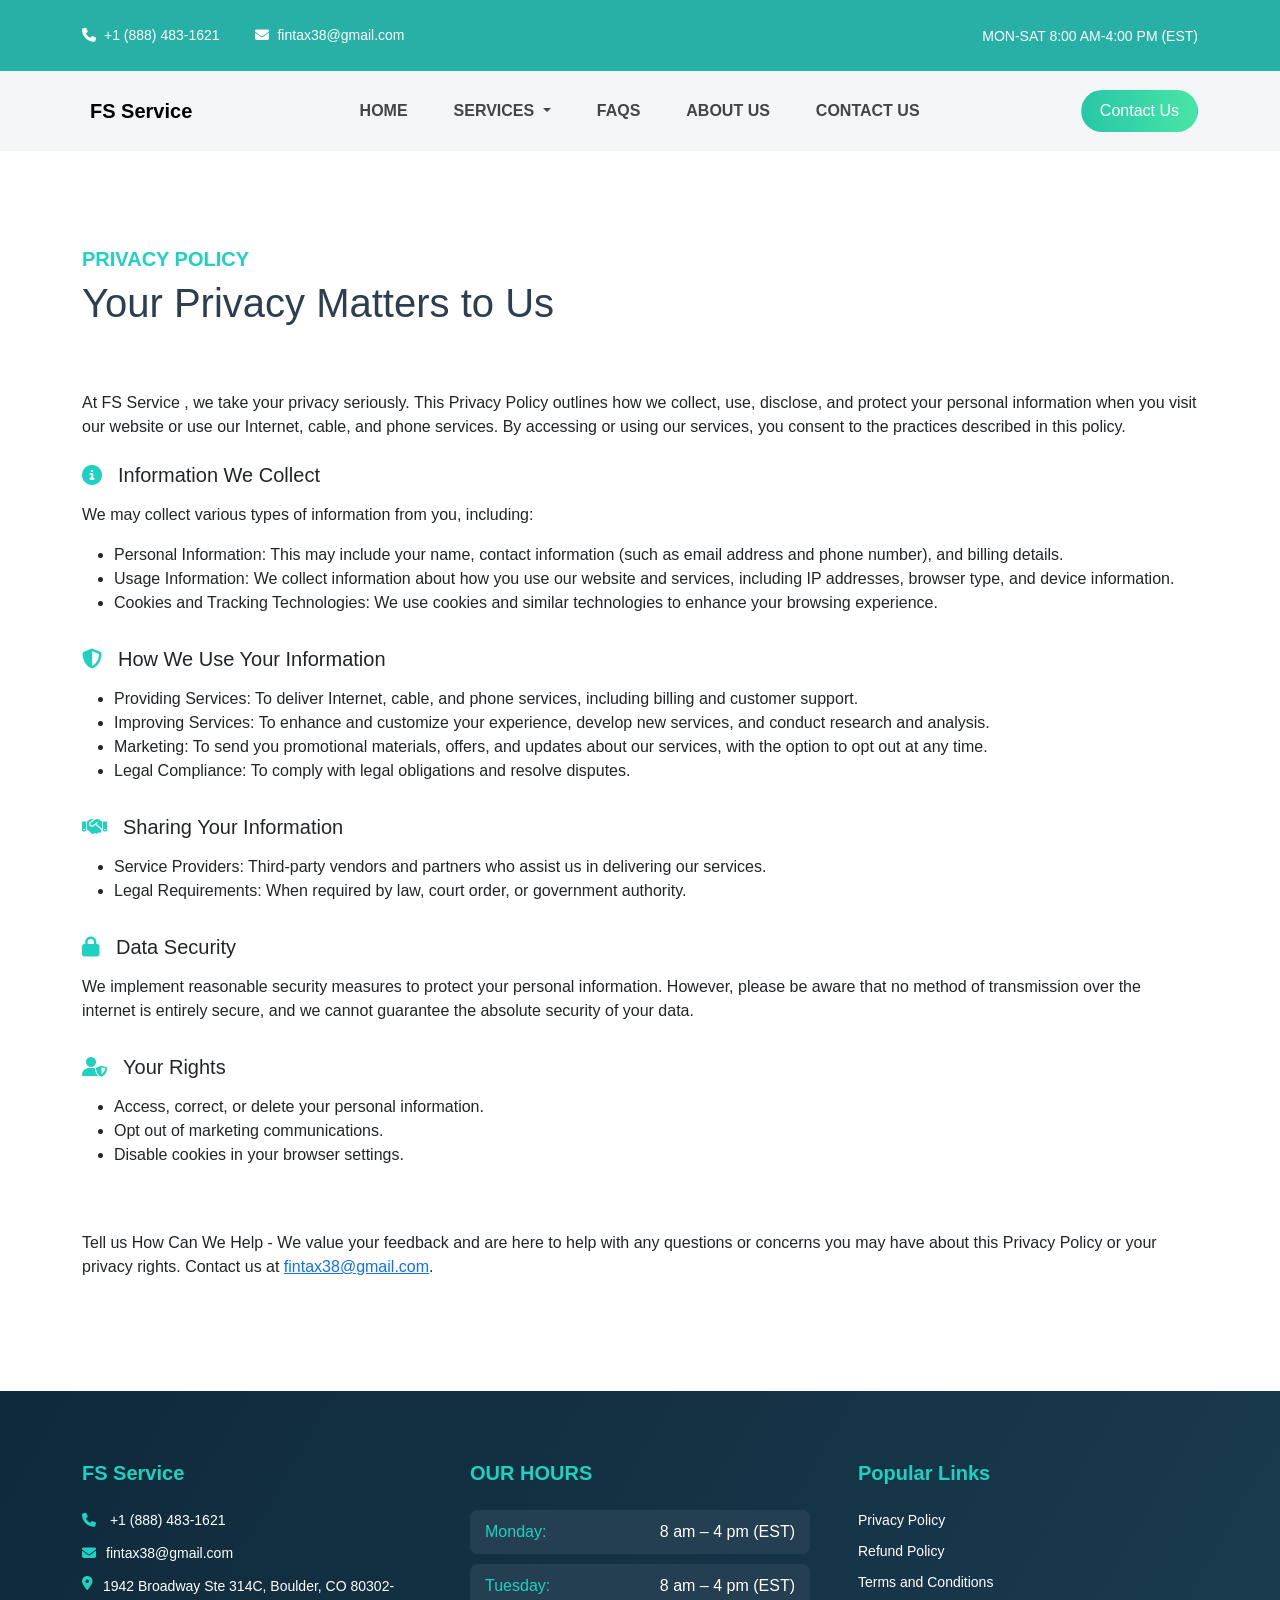
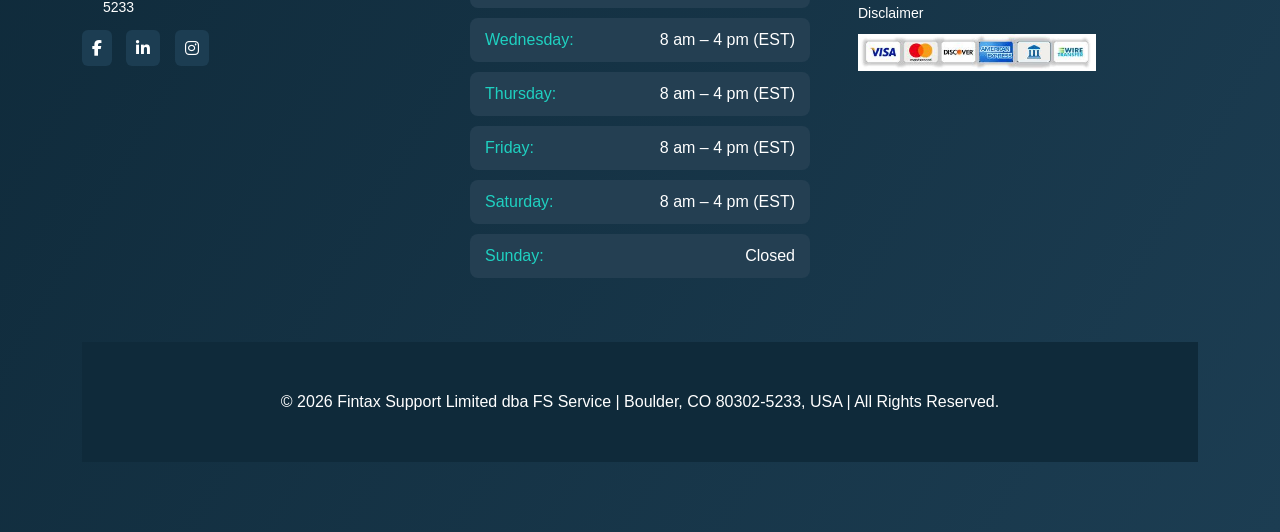
<file: privacy.html>
<!DOCTYPE html>
<html lang="en">
<head>
<meta charset="UTF-8">
<meta name="viewport" content="width=device-width, initial-scale=1.0">

<title> FS Service</title>

<link href="https://cdn.jsdelivr.net/npm/bootstrap@5.3.2/dist/css/bootstrap.min.css" rel="stylesheet">
<link rel="stylesheet" href="css/style.css">
<link rel="stylesheet" href="css/about.css">

<link rel="stylesheet" href="https://cdnjs.cloudflare.com/ajax/libs/font-awesome/6.5.0/css/all.min.css">

</head>
<body>

<!-- Topbar -->
<div class="topbar">
<div class="container d-flex justify-content-between align-items-center">

<div class="top-contact">
<i class="fa fa-phone me-2"></i><a href="tel:+18884831621" class="text-white text-decoration-none">+1 (888) 483-1621</a> 
<span class="mx-3"></span>
<i class="fa fa-envelope me-2"></i><a href="mailto:fintax38@gmail.com" class="text-white text-decoration-none">fintax38@gmail.com</a> 
</div>

<div class="top-social">
<p>MON-SAT 8:00 AM-4:00 PM (EST)</p>
</div>

</div>
</div>


<!-- Navbar -->
<nav class="navbar navbar-expand-lg navbar-light main-nav">
<div class="container">

<a class="navbar-brand d-flex " href="/">
<h5 class="ms-2 mt-2 fw-bold">FS Service</h5>
</a>

<button class="navbar-toggler" data-bs-toggle="collapse" data-bs-target="#navmenu">
<span class="navbar-toggler-icon"></span>
</button>

<div class="collapse navbar-collapse" id="navmenu">

<ul class="navbar-nav mx-auto">
<li class="nav-item"><a class="nav-link" href="/">HOME</a></li>
<li class="nav-item dropdown">
    <a class="nav-link dropdown-toggle" href="#" id="resourcesDropdown" 
       role="button" data-bs-toggle="dropdown" aria-expanded="false">
        SERVICES
    </a>
     <ul class="dropdown-menu" aria-labelledby="resourcesDropdown">
        <li><a class="dropdown-item" href="/accounting-and-bookkeeping.html">Accounting & Bookkeeping</a></li>
        <li><a class="dropdown-item" href="tax-preparation.html">Tax Preparation & Planning</a></li>
        <li><a class="dropdown-item" href="payroll-compliance.html">Payroll Compliance Services</a></li>
        <li><a class="dropdown-item" href="cfo-advisory.html">CFO Advisory Services</a></li>
    </ul>
</li>
<li class="nav-item"><a class="nav-link" href="faqs.html">FAQS</a></li>
<li class="nav-item"><a class="nav-link" href="about.html">ABOUT US</a></li>
<li class="nav-item"><a class="nav-link" href="contact.html">CONTACT US</a></li>
</ul>

<div class="nav-buttons">
<a href="contact.html" class="btn btn-book"> Contact Us</a>
</div>

</div>
</div>
</nav>


<div class="container py-5 my-5">
    <div class="row g-5 align-items-center" bis_skin_checked="1">
                <div class="col-12" bis_skin_checked="1">
                    <div class="section-title position-relative pb-3 mb-5" bis_skin_checked="1">
                        <h5 class="fw-bold text-primary-1 text-uppercase">Privacy Policy</h5>
                        <h1 class="mb-0">Your Privacy Matters to Us</h1>
                    </div>
                    <p class="mb-4">
                        At   FS Service , we take your privacy seriously. This Privacy Policy outlines how we collect, use, disclose, and protect your personal information when you visit our website or use our Internet, cable, and phone services. By accessing or using our services, you consent to the practices described in this policy.
                    </p>
                    <div class="row g-3" bis_skin_checked="1">
                        <div class="col-12 wow zoomIn" data-wow-delay="0.2s" bis_skin_checked="1" style="visibility: visible; animation-delay: 0.2s; animation-name: zoomIn;">
                            <h5 class="mb-3"><i class="fa fa-info-circle text-primary-1 me-3"></i>Information We Collect</h5>
                            <p>We may collect various types of information from you, including:</p>
                            <ul>
                                <li>Personal Information: This may include your name, contact information (such as email address and phone number), and billing details.</li>
                                <li>Usage Information: We collect information about how you use our website and services, including IP addresses, browser type, and device information.</li>
                                <li>Cookies and Tracking Technologies: We use cookies and similar technologies to enhance your browsing experience.</li>
                            </ul>
                        </div>
                        <div class="col-12 wow zoomIn" data-wow-delay="0.4s" bis_skin_checked="1" style="visibility: visible; animation-delay: 0.4s; animation-name: zoomIn;">
                            <h5 class="mb-3"><i class="fa fa-shield-alt text-primary-1 me-3"></i>How We Use Your Information</h5>
                            <ul>
                                <li>Providing Services: To deliver Internet, cable, and phone services, including billing and customer support.</li>
                                <li>Improving Services: To enhance and customize your experience, develop new services, and conduct research and analysis.</li>
                                <li>Marketing: To send you promotional materials, offers, and updates about our services, with the option to opt out at any time.</li>
                                <li>Legal Compliance: To comply with legal obligations and resolve disputes.</li>
                            </ul>
                        </div>
                        <div class="col-12 wow zoomIn" data-wow-delay="0.6s" bis_skin_checked="1" style="visibility: visible; animation-delay: 0.6s; animation-name: zoomIn;">
                            <h5 class="mb-3"><i class="fa fa-handshake text-primary-1 me-3"></i>Sharing Your Information</h5>
                            <ul>
                                <li>Service Providers: Third-party vendors and partners who assist us in delivering our services.</li>
                                <li>Legal Requirements: When required by law, court order, or government authority.</li>
                            </ul>
                        </div>
                        <div class="col-12 wow zoomIn" data-wow-delay="0.8s" bis_skin_checked="1" style="visibility: visible; animation-delay: 0.8s; animation-name: zoomIn;">
                            <h5 class="mb-3"><i class="fa fa-lock text-primary-1 me-3"></i>Data Security</h5>
                            <p>We implement reasonable security measures to protect your personal information. However, please be aware that no method of transmission over the internet is entirely secure, and we cannot guarantee the absolute security of your data.</p>
                        </div>
                        <div class="col-12 wow zoomIn" data-wow-delay="1.0s" bis_skin_checked="1" style="visibility: visible; animation-delay: 1s; animation-name: zoomIn;">
                            <h5 class="mb-3"><i class="fa fa-user-shield text-primary-1 me-3"></i>Your Rights</h5>
                            <ul>
                                <li>Access, correct, or delete your personal information.</li>
                                <li>Opt out of marketing communications.</li>
                                <li>Disable cookies in your browser settings.</li>
                            </ul>
                        </div>
                    </div>
                    <p class="mt-5">Tell us How Can We Help - We value your feedback and are here to help with any questions or concerns you may have about this Privacy Policy or your privacy rights. Contact us at <a href="mailto:fintax38@gmail.com">  fintax38@gmail.com</a>.</p>
                </div>
            </div>
</div>










<!-- FOOTER -->

<footer class="footer-section">

<div class="container">

<div class="row g-5">

<!-- ABOUT -->

<div class="col-lg-4">

<h5 class="footer-title"> FS Service</h5>

<div class="footer-contact">

<p><a href="tel:+18884831621" class="text-white text-decoration-none"><i class="fa fa-phone"></i> +1 (888) 483-1621</a></p>
<p><a href="mailto:fintax38@gmail.com" class="text-white text-decoration-none"><i class="fa fa-envelope"></i>fintax38@gmail.com</a></p>

<p class="d-flex"><i class="fa fa-location-dot"></i> 1942 Broadway Ste 314C, Boulder, CO 80302-5233</p>



</div>

<div class="social-icons">

<i class="fab fa-facebook-f"></i>

<i class="fab fa-linkedin-in"></i>

<i class="fab fa-instagram"></i>

</div>

</div>



<!-- HOURS -->

<div class="col-lg-4">

<h5 class="footer-title">OUR HOURS</h5>

<ul class="hours">

<li><span>Monday:</span> 8 am – 4 pm (EST)</li>

<li><span>Tuesday:</span> 8 am – 4 pm (EST)</li>

<li><span>Wednesday:</span> 8 am – 4 pm (EST)</li>

<li><span>Thursday:</span> 8 am – 4 pm (EST)</li>

<li><span>Friday:</span> 8 am – 4 pm (EST)</li>

<li><span>Saturday:</span> 8 am – 4 pm (EST)</li>

<li><span>Sunday:</span> Closed</li>

</ul>

</div>



<!-- SITEMAP -->

<div class="col-lg-4">


<h5 class="footer-title">Popular Links</h5>

<div class="row">

<div class="col-12">

<ul class="footer-links">

<li><a href="privacy.html"> Privacy Policy</a></li>

<li><a href="refunds.html">Refund Policy</a></li>

<li><a href="terms.html">Terms and Conditions</a></li>

<li><a href="disclaimer.html">Disclaimer</a></li>

 <li><img src="image.jfif" alt="" class="img-fluid" width="70%"></li>

</ul>

</div>

</div>

</div>


</div>

<div class="text-center mt-5  py-5" style="background-color:#0f2a3a;">
    © 2026 Fintax Support Limited dba FS Service | Boulder, CO 80302-5233, USA | All Rights Reserved.
</div>

</div>

</footer>
<script src="script.js"></script>

<script src="https://cdn.jsdelivr.net/npm/bootstrap@5.3.2/dist/js/bootstrap.bundle.min.js"></script>
</body>
</html>
</file>
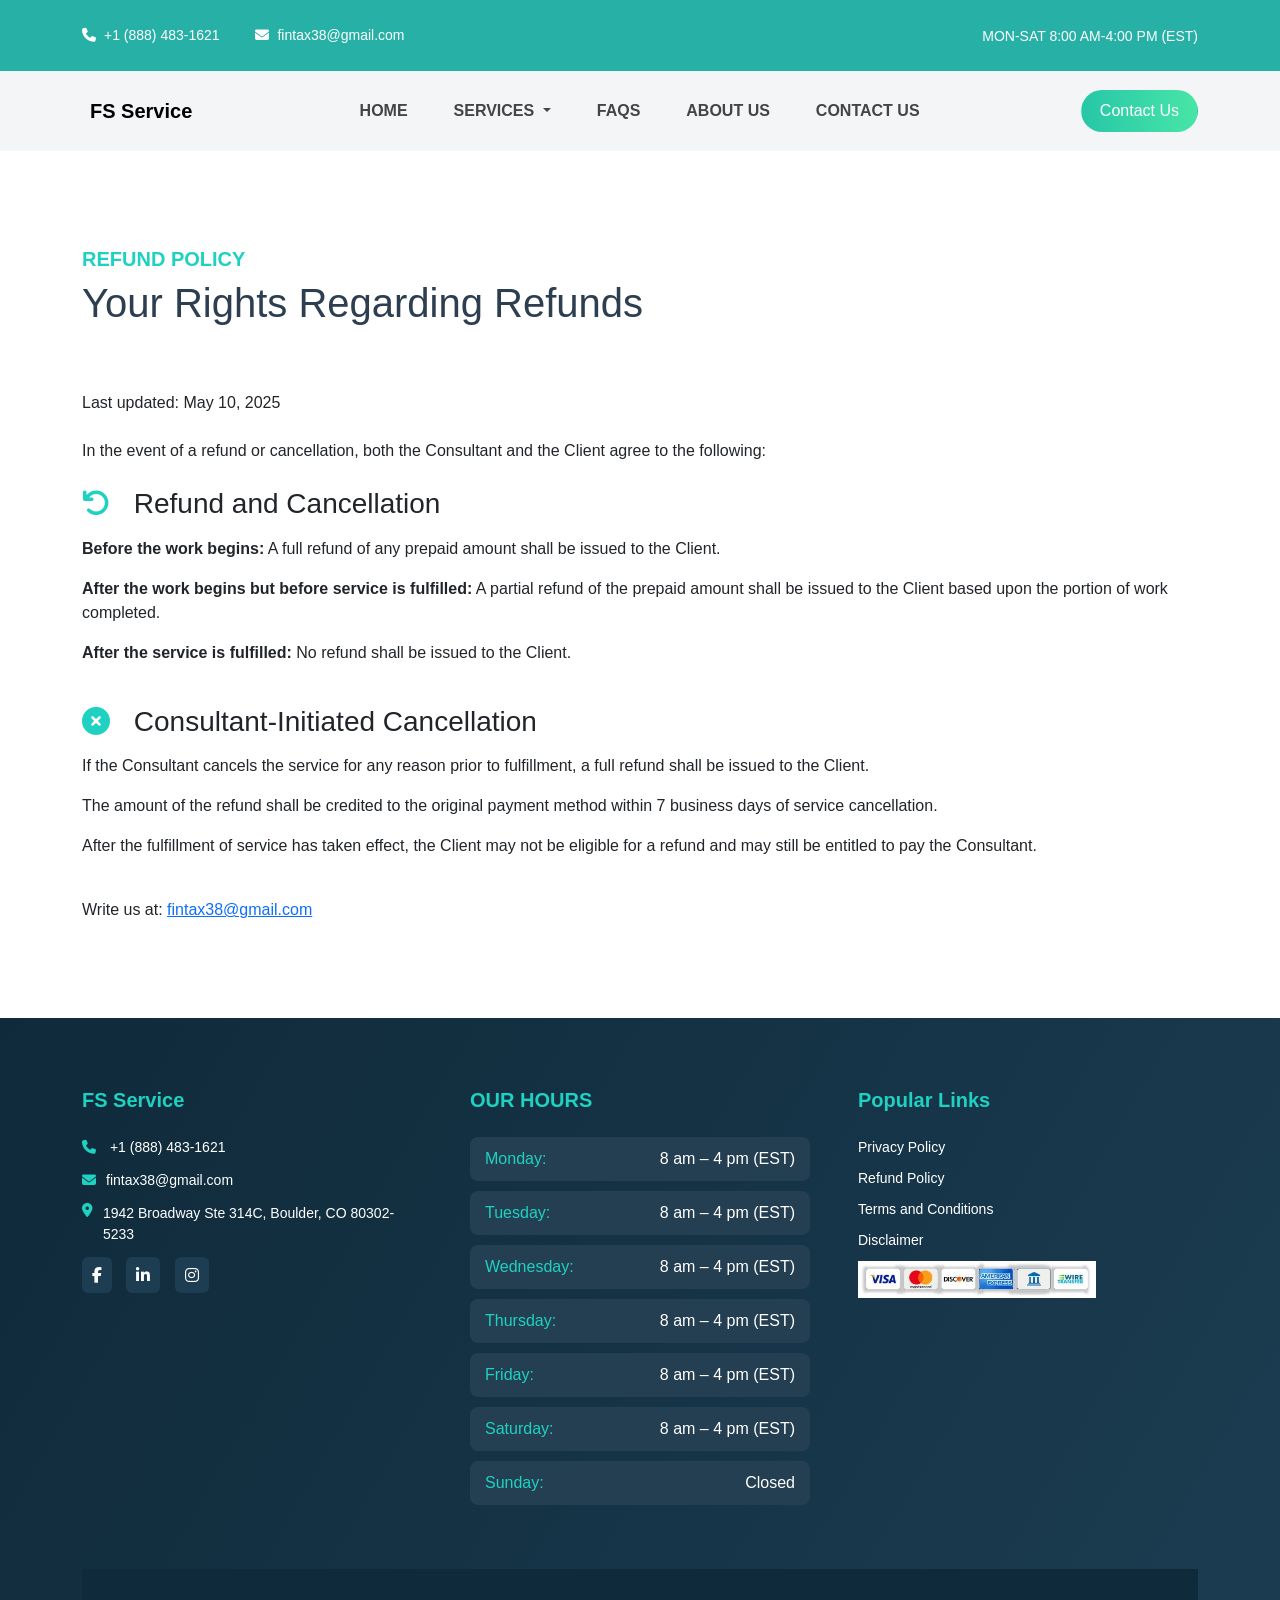
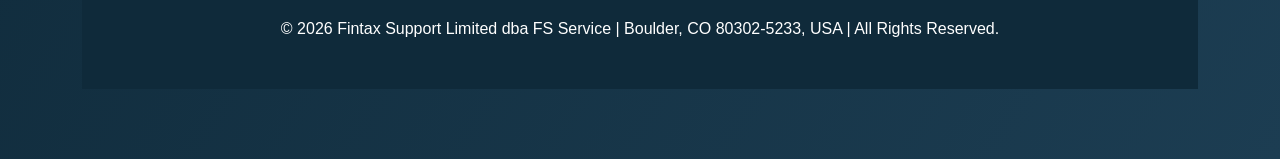
<file: refunds.html>
<!DOCTYPE html>
<html lang="en">
<head>
<meta charset="UTF-8">
<meta name="viewport" content="width=device-width, initial-scale=1.0">

<title> FS Service</title>

<link href="https://cdn.jsdelivr.net/npm/bootstrap@5.3.2/dist/css/bootstrap.min.css" rel="stylesheet">
<link rel="stylesheet" href="css/style.css">
<link rel="stylesheet" href="css/about.css">

<link rel="stylesheet" href="https://cdnjs.cloudflare.com/ajax/libs/font-awesome/6.5.0/css/all.min.css">

</head>
<body>

<!-- Topbar -->
<div class="topbar">
<div class="container d-flex justify-content-between align-items-center">

<div class="top-contact">
<i class="fa fa-phone me-2"></i><a href="tel:+18884831621" class="text-white text-decoration-none">+1 (888) 483-1621</a> 
<span class="mx-3"></span>
<i class="fa fa-envelope me-2"></i><a href="mailto:fintax38@gmail.com" class="text-white text-decoration-none">fintax38@gmail.com</a> 
</div>

<div class="top-social">
<p>MON-SAT 8:00 AM-4:00 PM (EST)</p>
</div>

</div>
</div>


<!-- Navbar -->
<nav class="navbar navbar-expand-lg navbar-light main-nav">
<div class="container">

<a class="navbar-brand d-flex " href="/">
<h5 class="ms-2 mt-2 fw-bold">FS Service</h5>
</a>

<button class="navbar-toggler" data-bs-toggle="collapse" data-bs-target="#navmenu">
<span class="navbar-toggler-icon"></span>
</button>

<div class="collapse navbar-collapse" id="navmenu">

<ul class="navbar-nav mx-auto">
<li class="nav-item"><a class="nav-link" href="/">HOME</a></li>
<li class="nav-item dropdown">
    <a class="nav-link dropdown-toggle" href="#" id="resourcesDropdown" 
       role="button" data-bs-toggle="dropdown" aria-expanded="false">
        SERVICES
    </a>
     <ul class="dropdown-menu" aria-labelledby="resourcesDropdown">
        <li><a class="dropdown-item" href="/accounting-and-bookkeeping.html">Accounting & Bookkeeping</a></li>
        <li><a class="dropdown-item" href="tax-preparation.html">Tax Preparation & Planning</a></li>
        <li><a class="dropdown-item" href="payroll-compliance.html">Payroll Compliance Services</a></li>
        <li><a class="dropdown-item" href="cfo-advisory.html">CFO Advisory Services</a></li>
    </ul>
</li>
<li class="nav-item"><a class="nav-link" href="faqs.html">FAQS</a></li>
<li class="nav-item"><a class="nav-link" href="about.html">ABOUT US</a></li>
<li class="nav-item"><a class="nav-link" href="contact.html">CONTACT US</a></li>
</ul>

<div class="nav-buttons">
<a href="contact.html" class="btn btn-book"> Contact Us</a>
</div>

</div>
</div>
</nav>

<div class="container py-5 my-5">
    <div class="row g-5 align-items-center">
        <div class="col-12">

            <div class="section-title position-relative pb-3 mb-5">
                <h5 class="fw-bold text-primary-1 text-uppercase">Refund Policy</h5>
                <h1 class="mb-0">Your Rights Regarding Refunds</h1>
            </div>

            <p class="mb-4">
                Last updated: May 10, 2025
            </p>

            <p class="mb-4">
                In the event of a refund or cancellation, both the Consultant and the Client agree to the following:
            </p>

            <div class="row g-4">

                <!-- Refund & Cancellation -->
                <div class="col-12 wow zoomIn" data-wow-delay="0.2s">
                    <h3 class="mb-3">
                        <i class="fa fa-undo text-primary-1 me-3"></i>
                        Refund and Cancellation
                    </h3>

                    <p>
                        <strong>Before the work begins:</strong>
                        A full refund of any prepaid amount shall be issued to the Client.
                    </p>

                    <p>
                        <strong>After the work begins but before service is fulfilled:</strong>
                        A partial refund of the prepaid amount shall be issued to the Client based upon the portion of work completed.
                    </p>

                    <p>
                        <strong>After the service is fulfilled:</strong>
                        No refund shall be issued to the Client.
                    </p>
                </div>

                <!-- Consultant Cancellation -->
                <div class="col-12 wow zoomIn" data-wow-delay="0.4s">
                    <h3 class="mb-3">
                        <i class="fa fa-times-circle text-primary-1 me-3"></i>
                        Consultant-Initiated Cancellation
                    </h3>

                    <p>
                        If the Consultant cancels the service for any reason prior to fulfillment, a full refund shall be issued to the Client.
                    </p>

                    <p>
                        The amount of the refund shall be credited to the original payment method within 7 business days of service cancellation.
                    </p>

                    <p>
                        After the fulfillment of service has taken effect, the Client may not be eligible for a refund and may still be entitled to pay the Consultant.
                    </p>
                </div>

                <!-- Contact -->
                <div class="col-12 wow zoomIn" data-wow-delay="0.6s">
                    <p class="mb-0">
                        Write us at:
                        <a href="mailto:fintax38@gmail.com">fintax38@gmail.com</a>
                    </p>
                </div>

            </div>
        </div>
    </div>
</div>










<!-- FOOTER -->

<footer class="footer-section">

<div class="container">

<div class="row g-5">

<!-- ABOUT -->

<div class="col-lg-4">

<h5 class="footer-title"> FS Service</h5>

<div class="footer-contact">

<p><a href="tel:+18884831621" class="text-white text-decoration-none"><i class="fa fa-phone"></i> +1 (888) 483-1621</a></p>
<p><a href="mailto:fintax38@gmail.com" class="text-white text-decoration-none"><i class="fa fa-envelope"></i>fintax38@gmail.com</a></p>

<p class="d-flex"><i class="fa fa-location-dot"></i> 1942 Broadway Ste 314C, Boulder, CO 80302-5233</p>



</div>

<div class="social-icons">

<i class="fab fa-facebook-f"></i>

<i class="fab fa-linkedin-in"></i>

<i class="fab fa-instagram"></i>

</div>

</div>



<!-- HOURS -->

<div class="col-lg-4">

<h5 class="footer-title">OUR HOURS</h5>

<ul class="hours">

<li><span>Monday:</span> 8 am – 4 pm (EST)</li>

<li><span>Tuesday:</span> 8 am – 4 pm (EST)</li>

<li><span>Wednesday:</span> 8 am – 4 pm (EST)</li>

<li><span>Thursday:</span> 8 am – 4 pm (EST)</li>

<li><span>Friday:</span> 8 am – 4 pm (EST)</li>

<li><span>Saturday:</span> 8 am – 4 pm (EST)</li>

<li><span>Sunday:</span> Closed</li>

</ul>

</div>



<!-- SITEMAP -->

<div class="col-lg-4">


<h5 class="footer-title">Popular Links</h5>

<div class="row">

<div class="col-12">

<ul class="footer-links">

<li><a href="privacy.html"> Privacy Policy</a></li>

<li><a href="refunds.html">Refund Policy</a></li>

<li><a href="terms.html">Terms and Conditions</a></li>

<li><a href="disclaimer.html">Disclaimer</a></li>

 <li><img src="image.jfif" alt="" class="img-fluid" width="70%"></li>

</ul>

</div>

</div>

</div>


</div>

<div class="text-center mt-5  py-5" style="background-color:#0f2a3a;">
    © 2026 Fintax Support Limited dba FS Service | Boulder, CO 80302-5233, USA | All Rights Reserved.
</div>

</div>

</footer>
<script src="script.js"></script>

<script src="https://cdn.jsdelivr.net/npm/bootstrap@5.3.2/dist/js/bootstrap.bundle.min.js"></script>
</body>
</html>
</file>
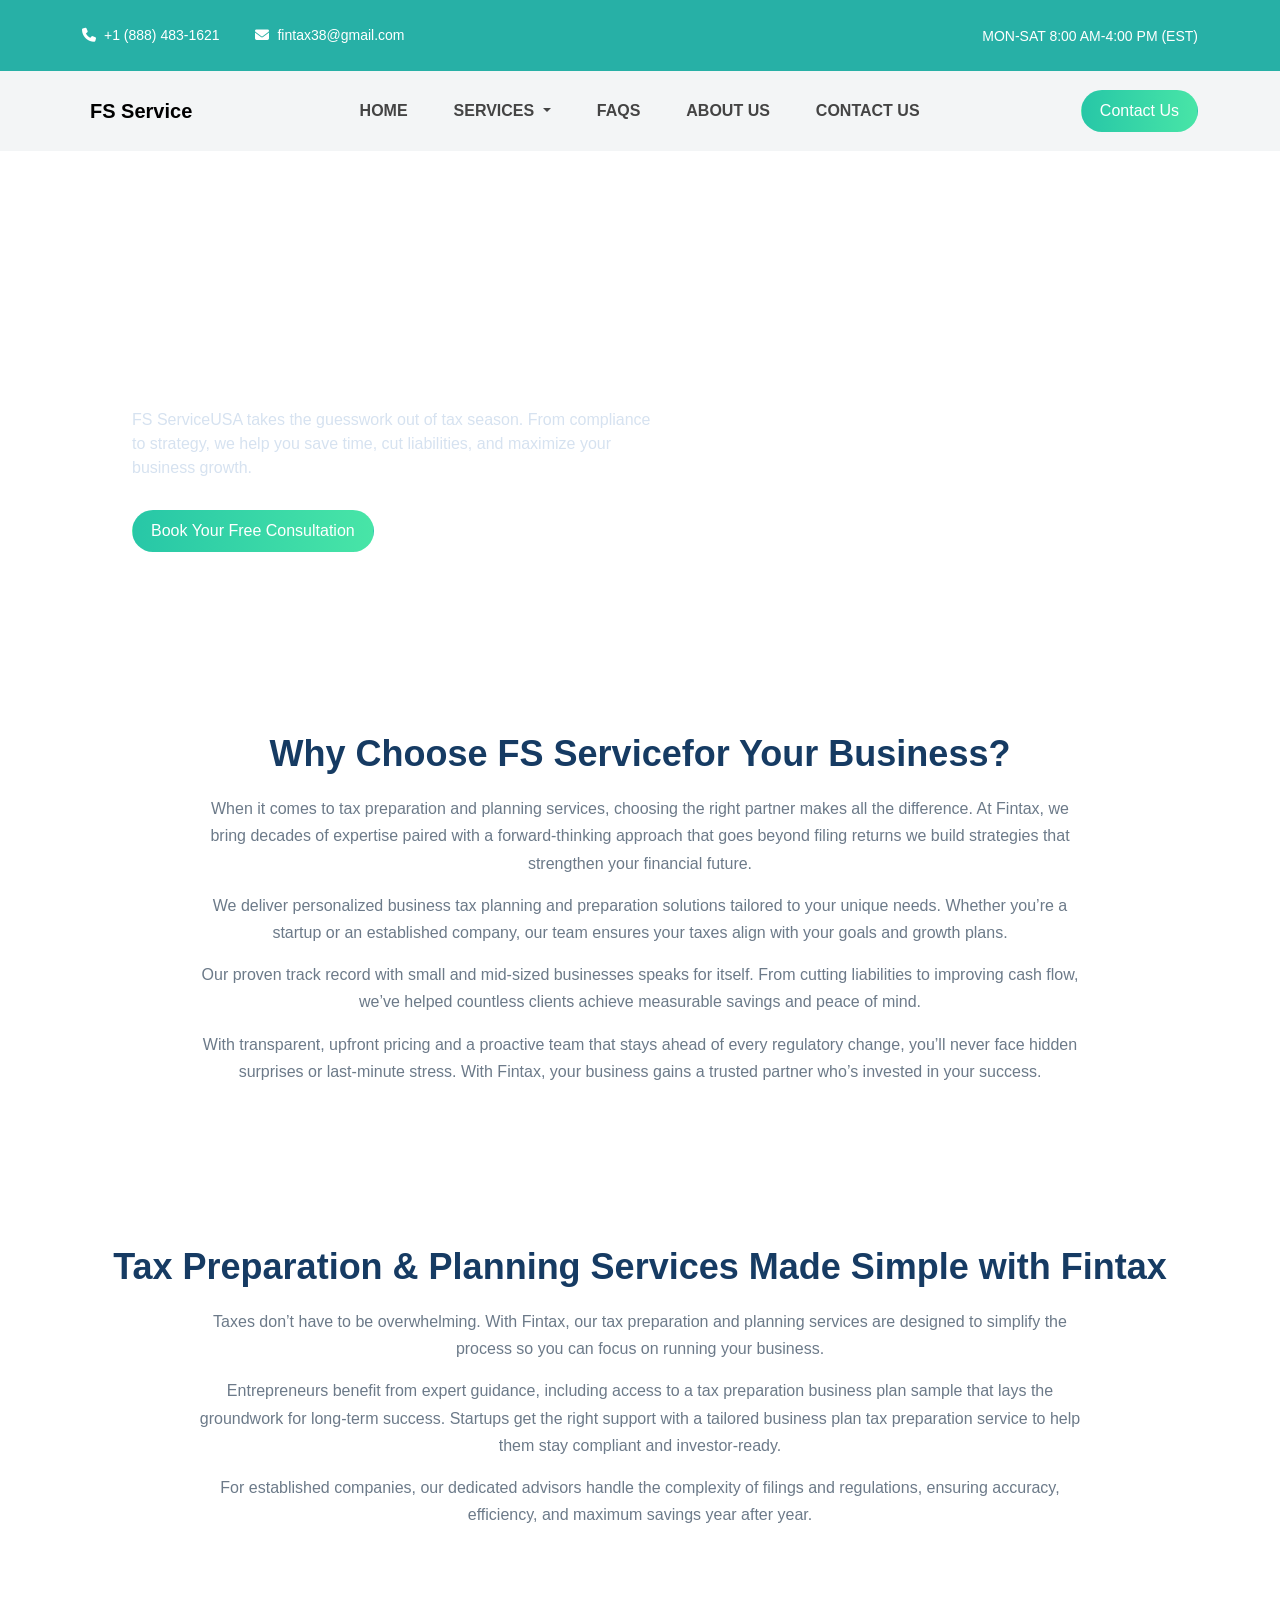
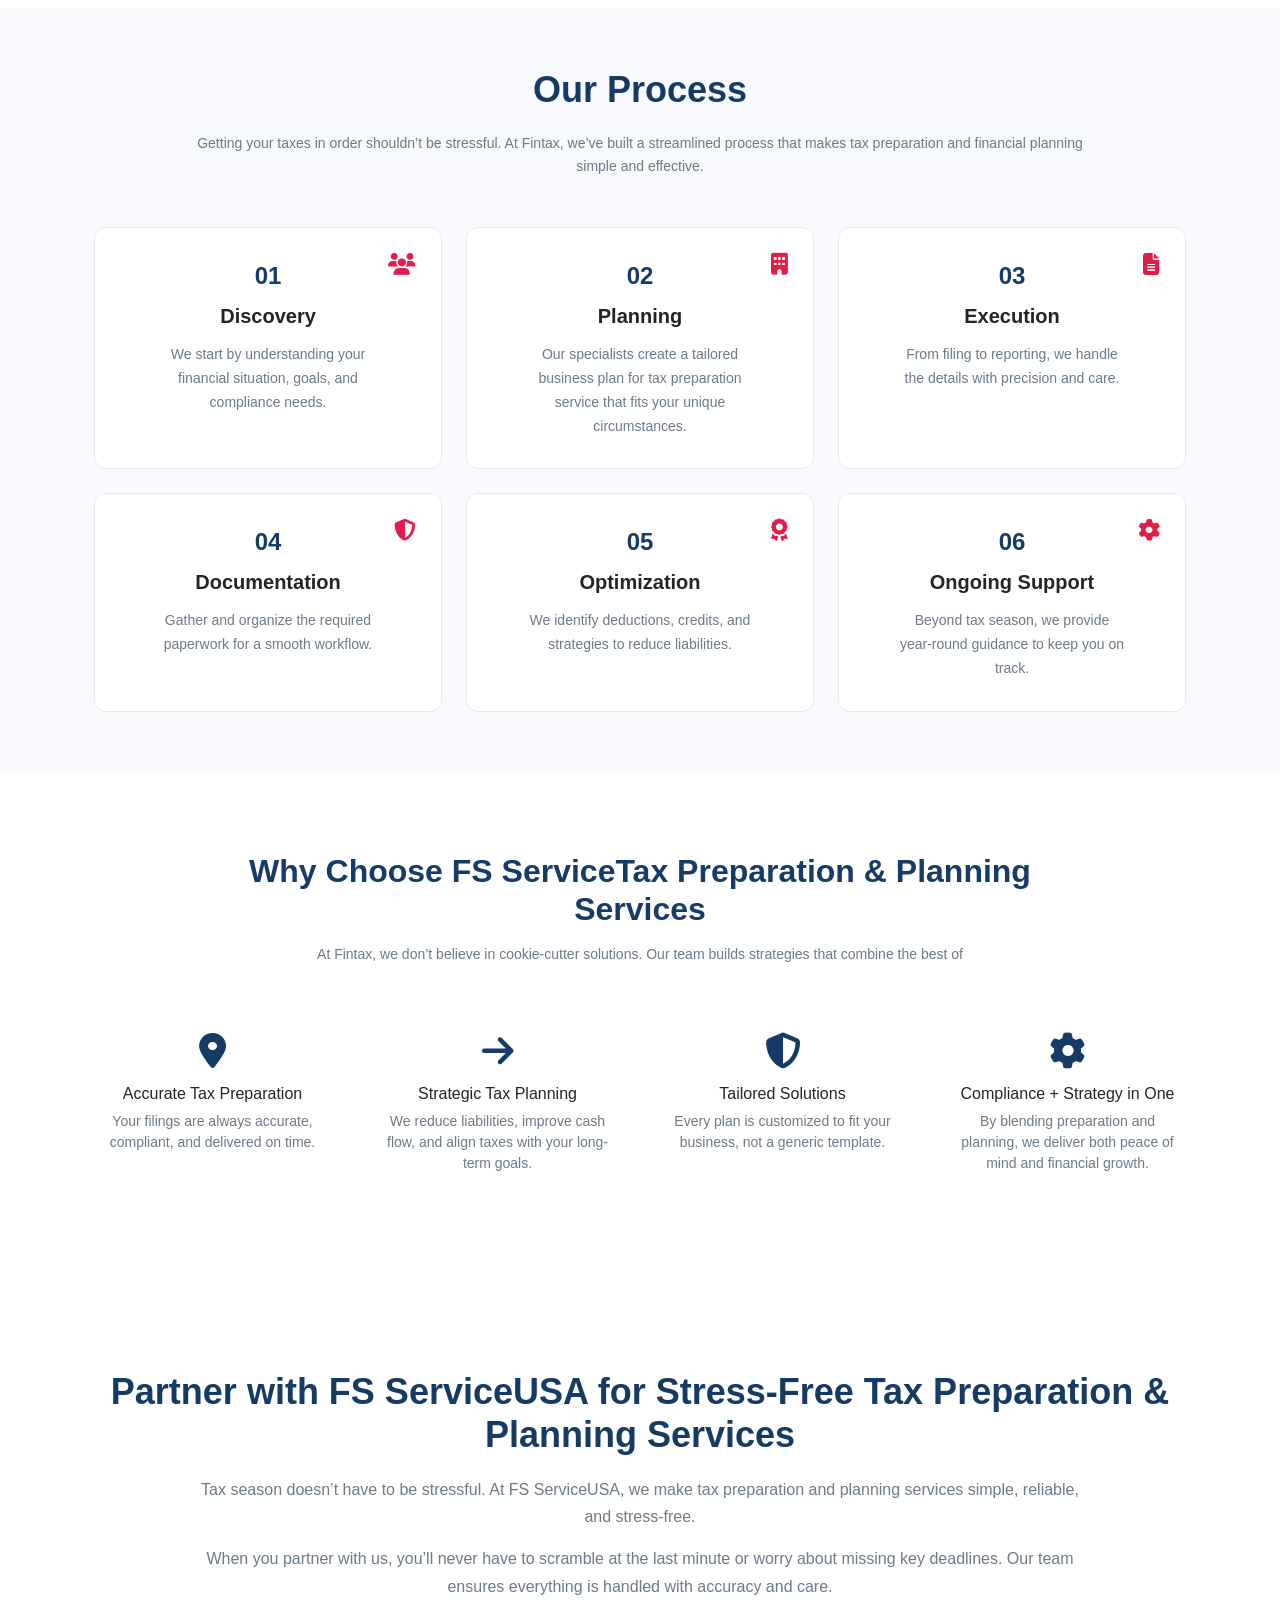
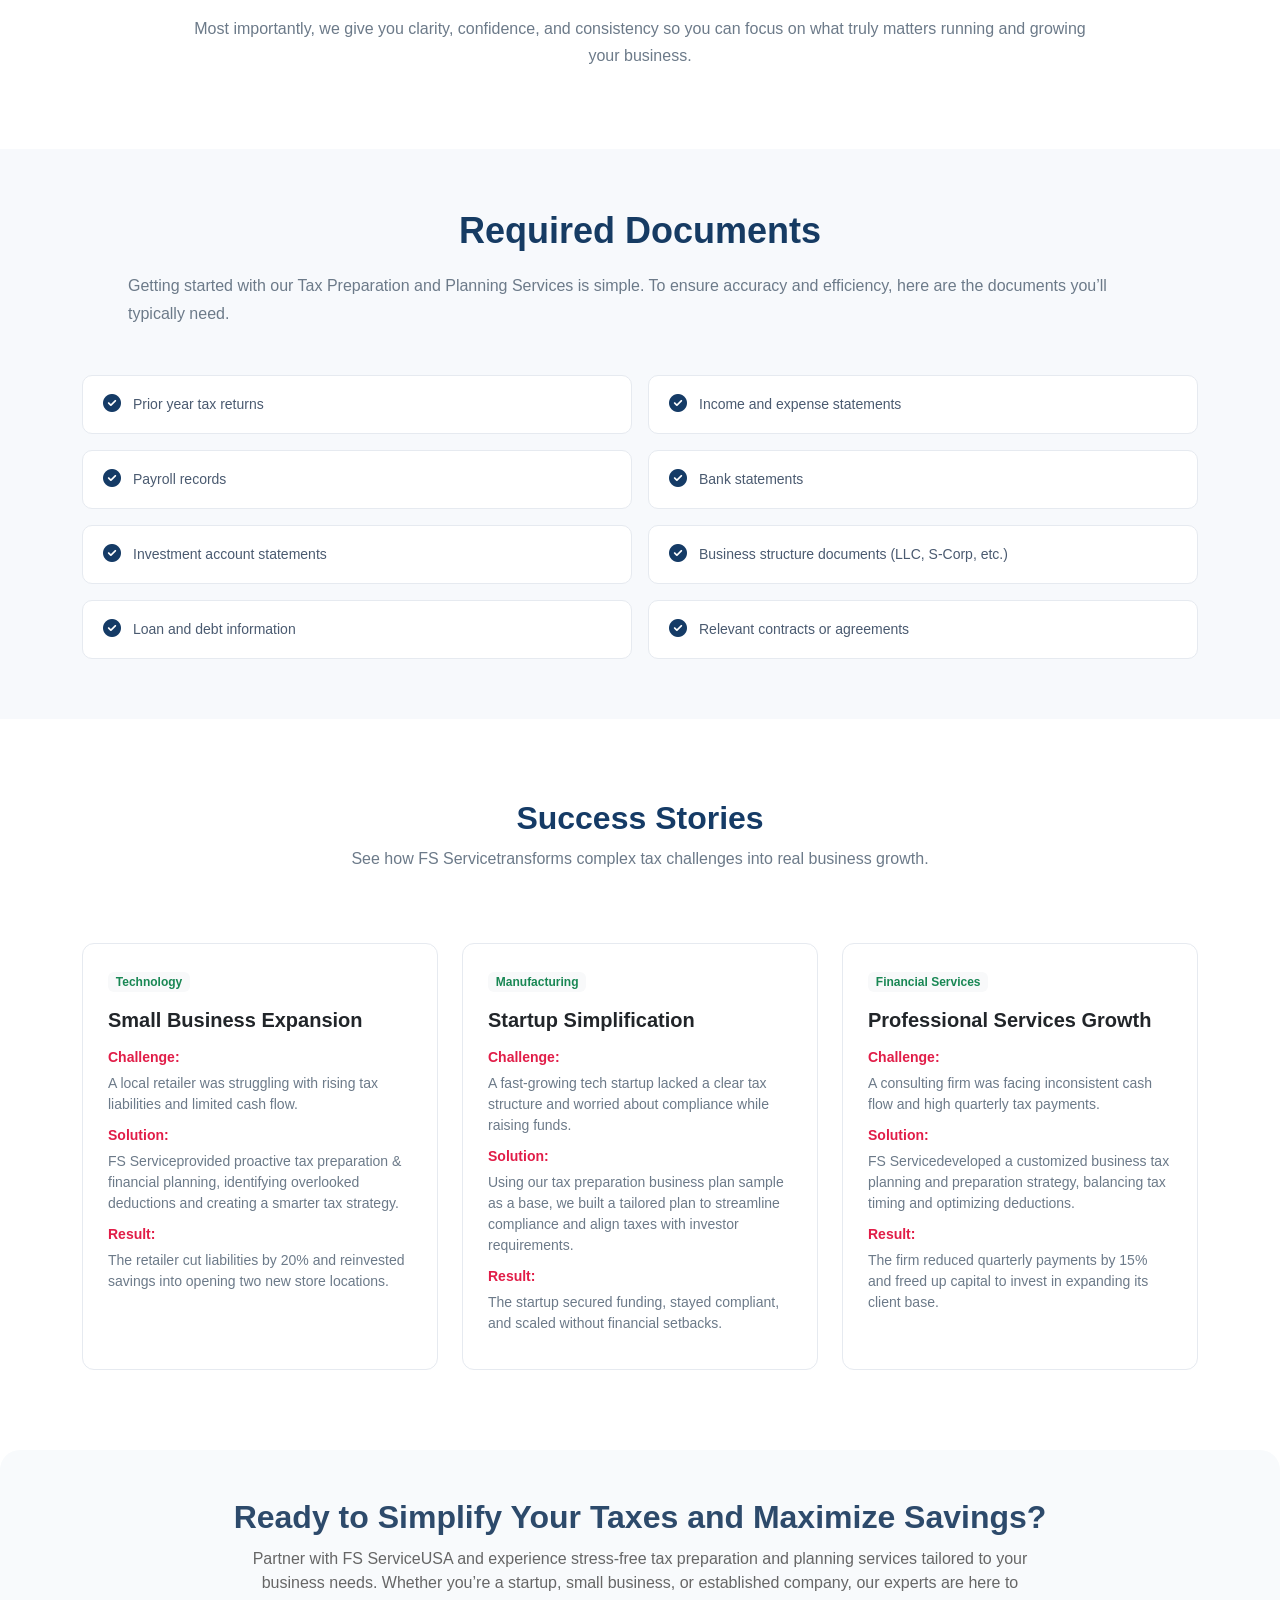
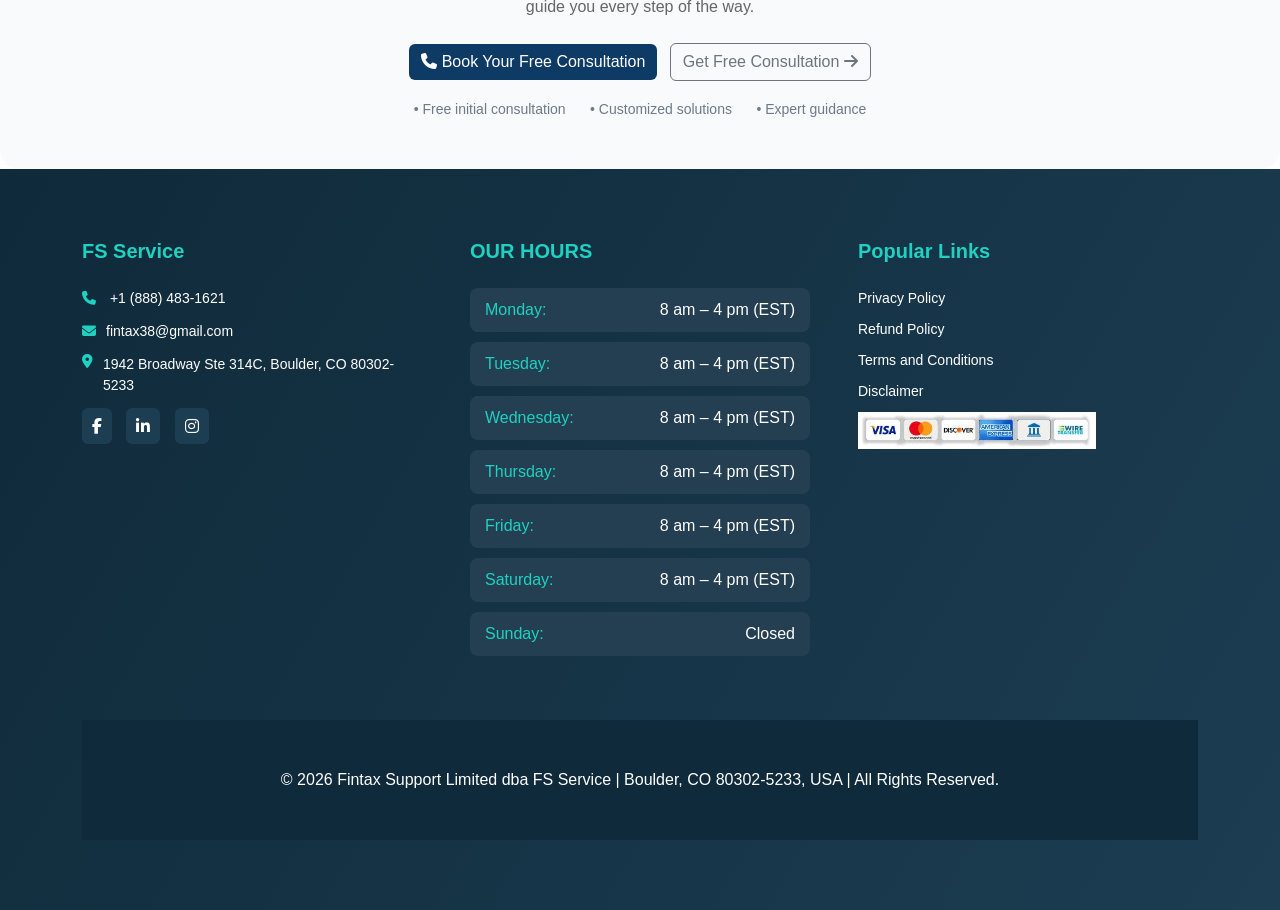
<file: tax-preparation.html>
<!DOCTYPE html>
<html lang="en">
<head>
<meta charset="UTF-8">
<meta name="viewport" content="width=device-width, initial-scale=1.0">

<title> FS Service</title>

<link href="https://cdn.jsdelivr.net/npm/bootstrap@5.3.2/dist/css/bootstrap.min.css" rel="stylesheet">
<link rel="stylesheet" href="css/style.css">
<link rel="stylesheet" href="css/about.css">
<link rel="stylesheet" href="css/fintax.css">

<link rel="stylesheet" href="https://cdnjs.cloudflare.com/ajax/libs/font-awesome/6.5.0/css/all.min.css">

</head>
<body>

<!-- Topbar -->
<div class="topbar">
<div class="container d-flex justify-content-between align-items-center">

<div class="top-contact">
<i class="fa fa-phone me-2"></i><a href="tel:+18884831621" class="text-white text-decoration-none">+1 (888) 483-1621</a> 
<span class="mx-3"></span>
<i class="fa fa-envelope me-2"></i><a href="mailto:fintax38@gmail.com" class="text-white text-decoration-none">fintax38@gmail.com</a> 
</div>

<div class="top-social">
<p>MON-SAT 8:00 AM-4:00 PM (EST)</p>
</div>

</div>
</div>


<!-- Navbar -->
<nav class="navbar navbar-expand-lg navbar-light main-nav">
<div class="container">

<a class="navbar-brand d-flex " href="/">
<h5 class="ms-2 mt-2 fw-bold">FS Service</h5>
</a>

<button class="navbar-toggler" data-bs-toggle="collapse" data-bs-target="#navmenu">
<span class="navbar-toggler-icon"></span>
</button>

<div class="collapse navbar-collapse" id="navmenu">

<ul class="navbar-nav mx-auto">
<li class="nav-item"><a class="nav-link" href="/">HOME</a></li>
<li class="nav-item dropdown">
    <a class="nav-link dropdown-toggle" href="#" id="resourcesDropdown" 
       role="button" data-bs-toggle="dropdown" aria-expanded="false">
        SERVICES
    </a>
     <ul class="dropdown-menu" aria-labelledby="resourcesDropdown">
        <li><a class="dropdown-item" href="/accounting-and-bookkeeping.html">Accounting & Bookkeeping</a></li>
        <li><a class="dropdown-item" href="tax-preparation.html">Tax Preparation & Planning</a></li>
        <li><a class="dropdown-item" href="payroll-compliance.html">Payroll Compliance Services</a></li>
        <li><a class="dropdown-item" href="cfo-advisory.html">CFO Advisory Services</a></li>
    </ul>
</li>
<li class="nav-item"><a class="nav-link" href="faqs.html">FAQS</a></li>
<li class="nav-item"><a class="nav-link" href="about.html">ABOUT US</a></li>
<li class="nav-item"><a class="nav-link" href="contact.html">CONTACT US</a></li>
</ul>

<div class="nav-buttons">
<a href="contact.html" class="btn btn-book"> Contact Us</a>
</div>

</div>
</div>
</nav>



<!-- Hero Section Start -->
<section class="fintax-hero-section">
  <div class="container">
    <div class="fintax-hero-box">
      <div class="row align-items-center">
        
        <div class="col-lg-7">
          <div class="fintax-hero-content">
            <h1>Tax Preparation & Planning Services</h1>
            <p>
                FS ServiceUSA takes the guesswork out of tax season. From compliance to strategy, we help you save time, cut liabilities, and maximize your business growth.
            </p>
            <a href="contact.html" class="btn btn-book">Book Your Free Consultation</a>
          </div>
        </div>


      </div>
    </div>
  </div>
</section>


<!-- Why Choose Section -->
<section class="fintax-why-section">
  <div class="container text-center">
    <h2>Why Choose  FS Servicefor Your Business?</h2>
    <p>
      When it comes to tax preparation and planning services, choosing the right partner makes all the difference. At Fintax, we bring decades of expertise paired with a forward-thinking approach that goes beyond filing returns  we build strategies that strengthen your financial future.
    </p>
    <p>We deliver personalized business tax planning and preparation solutions tailored to your unique needs. Whether you’re a startup or an established company, our team ensures your taxes align with your goals and growth plans.</p>
    <p>Our proven track record with small and mid-sized businesses speaks for itself. From cutting liabilities to improving cash flow, we’ve helped countless clients achieve measurable savings and peace of mind.</p>
    <p>With transparent, upfront pricing and a proactive team that stays ahead of every regulatory change, you’ll never face hidden surprises or last-minute stress. With Fintax, your business gains a trusted partner who’s invested in your success.</p>
  </div>
</section>


<section class="fintax-why-section">
  <div class="container text-center">
    <h2>Tax Preparation & Planning Services Made Simple with Fintax</h2>
    <p>
      Taxes don’t have to be overwhelming. With Fintax, our tax preparation and planning services are designed to simplify the process so you can focus on running your business.
    </p>
    <p>Entrepreneurs benefit from expert guidance, including access to a tax preparation business plan sample that lays the groundwork for long-term success. Startups get the right support with a tailored business plan tax preparation service to help them stay compliant and investor-ready.</p>
    <p>For established companies, our dedicated advisors handle the complexity of filings and regulations, ensuring accuracy, efficiency, and maximum savings year after year.</p>
  </div>
</section>


<!-- Process Section -->
<section class="fintax-process-section">
    <div class="container text-center">
    <h2>Our Process</h2>
    <p>
     Getting your taxes in order shouldn’t be stressful. At Fintax, we’ve built a streamlined process that makes tax preparation and financial planning simple and effective.
    </p>
<div class="container mt-5">
<div class="row g-4">

<div class="col-lg-4 col-md-6">
<div class="fintax-process-card">
<span class="fintax-number">01</span>
<i class="fas fa-users fintax-icon"></i>
<h5>Discovery</h5>
<p>We start by understanding your financial situation, goals, and compliance needs.</p>
</div>
</div>

<div class="col-lg-4 col-md-6">
<div class="fintax-process-card">
<span class="fintax-number">02</span>
<i class="fas fa-building fintax-icon"></i>
<h5>Planning</h5>
<p>Our specialists create a tailored business plan for tax preparation service that fits your unique circumstances.</p>
</div>
</div>

<div class="col-lg-4 col-md-6">
<div class="fintax-process-card">
<span class="fintax-number">03</span>
<i class="fas fa-file-alt fintax-icon"></i>
<h5>Execution</h5>
<p>From filing to reporting, we handle the details with precision and care.</p>
</div>
</div>

<div class="col-lg-4 col-md-6">
<div class="fintax-process-card">
<span class="fintax-number">04</span>
<i class="fas fa-shield-alt fintax-icon"></i>
<h5>Documentation</h5>
<p>Gather and organize the required paperwork for a smooth workflow.</p>
</div>
</div>

<div class="col-lg-4 col-md-6">
<div class="fintax-process-card">
<span class="fintax-number">05</span>
<i class="fas fa-award fintax-icon"></i>
<h5>Optimization</h5>
<p>We identify deductions, credits, and strategies to reduce liabilities.</p>
</div>
</div>

<div class="col-lg-4 col-md-6">
<div class="fintax-process-card">
<span class="fintax-number">06</span>
<i class="fas fa-cog fintax-icon"></i>
<h5>Ongoing Support</h5>
<p>Beyond tax season, we provide year-round guidance to keep you on track.</p>
</div>
</div>

</div>
</div>
</section>


<!-- Partner Section -->
<section class="fintax-partner-section">
<div class="container text-center">

<h2>Why Choose  FS ServiceTax Preparation & Planning Services</h2>
<p class="fintax-sub">
At Fintax, we don’t believe in cookie-cutter solutions. Our team builds strategies that combine the best of 
</p>

<div class="row mt-5">

<div class="col-lg-3 col-md-6">
<div class="fintax-partner-card">
<i class="fas fa-map-marker-alt"></i>
<h6>Accurate Tax Preparation</h6>
<p>Your filings are always accurate, compliant, and delivered on time.</p>
</div>
</div>

<div class="col-lg-3 col-md-6">
<div class="fintax-partner-card">
<i class="fas fa-arrow-right"></i>
<h6>Strategic Tax Planning</h6>
<p>We reduce liabilities, improve cash flow, and align taxes with your long-term goals.</p>
</div>
</div>

<div class="col-lg-3 col-md-6">
<div class="fintax-partner-card">
<i class="fas fa-shield-alt"></i>
<h6>Tailored Solutions</h6>
<p>Every plan is customized to fit your business, not a generic template.</p>
</div>
</div>

<div class="col-lg-3 col-md-6">
<div class="fintax-partner-card">
<i class="fas fa-cog"></i>
<h6>Compliance + Strategy in One</h6>
<p>By blending preparation and planning, we deliver both peace of mind and financial growth.</p>
</div>
</div>

</div>
</div>
</section>

<!-- Why Choose Section -->
<section class="fintax-why-section">
  <div class="container text-center">
    <h2>Partner with  FS ServiceUSA for Stress-Free Tax Preparation & Planning Services</h2>
    <p>
      Tax season doesn’t have to be stressful. At  FS ServiceUSA, we make tax preparation and planning services simple, reliable, and stress-free.
    </p>
    <p>When you partner with us, you’ll never have to scramble at the last minute or worry about missing key deadlines. Our team ensures everything is handled with accuracy and care.</p>
    <p>Most importantly, we give you clarity, confidence, and consistency so you can focus on what truly matters  running and growing your business.</p>
  </div>
</section>

<!-- Documents Section -->
<section class="fintax-doc-section">
     <h2 class="text-center">Required Documents</h2>
    <p>
     Getting started with our Tax Preparation and Planning Services is simple. To ensure accuracy and efficiency, here are the documents you’ll typically need.
    </p>
<div class="container mt-5">
<div class="row g-3">

<div class="col-lg-6">
<div class="fintax-doc-item">
<i class="fas fa-check-circle"></i>
<span>Prior year tax returns</span>
</div>
</div>

<div class="col-lg-6">
<div class="fintax-doc-item">
<i class="fas fa-check-circle"></i>
<span>Income and expense statements</span>
</div>
</div>

<div class="col-lg-6">
<div class="fintax-doc-item">
<i class="fas fa-check-circle"></i>
<span>Payroll records</span>
</div>
</div>

<div class="col-lg-6">
<div class="fintax-doc-item">
<i class="fas fa-check-circle"></i>
<span>Bank statements</span>
</div>
</div>

<div class="col-lg-6">
<div class="fintax-doc-item">
<i class="fas fa-check-circle"></i>
<span>Investment account statements</span>
</div>
</div>

<div class="col-lg-6">
<div class="fintax-doc-item">
<i class="fas fa-check-circle"></i>
<span>Business structure documents (LLC, S-Corp, etc.)</span>
</div>
</div>

<div class="col-lg-6">
<div class="fintax-doc-item">
<i class="fas fa-check-circle"></i>
<span>Loan and debt information</span>
</div>
</div>

<div class="col-lg-6">
<div class="fintax-doc-item">
<i class="fas fa-check-circle"></i>
<span>Relevant contracts or agreements</span>
</div>
</div>

</div>
</div>
</section>


<!-- Success Stories Section -->
<section class="fintax-success-section">
<div class="container text-center">

<h2>Success Stories</h2>
<p class="fintax-success-sub">
See how  FS Servicetransforms complex tax challenges into real business growth.
</p>

<div class="row mt-5 g-4">

<!-- Card 1 -->
<div class="col-lg-4">
<div class="fintax-success-card text-start">
<span class="badge bg-light text-success mb-3">Technology</span>
<h5>Small Business Expansion</h5>

<p class="label">Challenge:</p>
<p>A local retailer was struggling with rising tax liabilities and limited cash flow.</p>

<p class="label">Solution:</p>
<p> FS Serviceprovided proactive tax preparation & financial planning, identifying overlooked deductions and creating a smarter tax strategy.</p>

<p class="label">Result:</p>
<p>The retailer cut liabilities by 20% and reinvested savings into opening two new store locations.</p>

</div>
</div>

<!-- Card 2 -->
<div class="col-lg-4">
<div class="fintax-success-card text-start">
<span class="badge bg-light text-success mb-3">Manufacturing</span>
<h5>Startup Simplification</h5>

<p class="label">Challenge:</p>
<p>A fast-growing tech startup lacked a clear tax structure and worried about compliance while raising funds.</p>

<p class="label">Solution:</p>
<p>Using our tax preparation business plan sample as a base, we built a tailored plan to streamline compliance and align taxes with investor requirements.</p>

<p class="label">Result:</p>
<p>The startup secured funding, stayed compliant, and scaled without financial setbacks.</p>

</div>
</div>

<!-- Card 3 -->
<div class="col-lg-4">
<div class="fintax-success-card text-start">
<span class="badge bg-light text-success mb-3">Financial Services</span>
<h5>Professional Services Growth</h5>

<p class="label">Challenge:</p>
<p>A consulting firm was facing inconsistent cash flow and high quarterly tax payments.</p>

<p class="label">Solution:</p>
<p> FS Servicedeveloped a customized business tax planning and preparation strategy, balancing tax timing and optimizing deductions.</p>

<p class="label">Result:</p>
<p>The firm reduced quarterly payments by 15% and freed up capital to invest in expanding its client base.</p>

</div>
</div>

</div>
</div>
</section>




<!-- ================= CTA SECTION ================= -->
<section class="cta-section text-center py-5">
    <div class="container">
        <h2 class="cta-title">Ready to Simplify Your Taxes and Maximize Savings?</h2>
        <p class="cta-text">
           Partner with  FS ServiceUSA and experience stress-free tax preparation and planning services tailored to your business needs. Whether you’re a startup, small business, or established company, our experts are here to guide you every step of the way.
        </p>

        <div class="cta-buttons mt-4">
            <a href="tel:+18884831621" class="btn btn-primary me-2">
                <i class="fas fa-phone"></i> Book Your Free Consultation
            </a>
            <a href="tel:+18884831621" class="btn btn-outline-secondary">
                Get Free Consultation <i class="fas fa-arrow-right"></i>
            </a>
        </div>

        <div class="cta-features mt-3">
            <span>• Free initial consultation</span>
            <span>• Customized solutions</span>
            <span>• Expert guidance</span>
        </div>
    </div>
</section>


<!-- FOOTER -->

<footer class="footer-section">

<div class="container">

<div class="row g-5">

<!-- ABOUT -->

<div class="col-lg-4">

<h5 class="footer-title"> FS Service</h5>

<div class="footer-contact">

<p><a href="tel:+18884831621" class="text-white text-decoration-none"><i class="fa fa-phone"></i> +1 (888) 483-1621</a></p>
<p><a href="mailto:fintax38@gmail.com" class="text-white text-decoration-none"><i class="fa fa-envelope"></i>fintax38@gmail.com</a></p>

<p class="d-flex"><i class="fa fa-location-dot"></i> 1942 Broadway Ste 314C, Boulder, CO 80302-5233</p>



</div>

<div class="social-icons">

<i class="fab fa-facebook-f"></i>

<i class="fab fa-linkedin-in"></i>

<i class="fab fa-instagram"></i>

</div>

</div>



<!-- HOURS -->

<div class="col-lg-4">

<h5 class="footer-title">OUR HOURS</h5>

<ul class="hours">

<li><span>Monday:</span> 8 am – 4 pm (EST)</li>

<li><span>Tuesday:</span> 8 am – 4 pm (EST)</li>

<li><span>Wednesday:</span> 8 am – 4 pm (EST)</li>

<li><span>Thursday:</span> 8 am – 4 pm (EST)</li>

<li><span>Friday:</span> 8 am – 4 pm (EST)</li>

<li><span>Saturday:</span> 8 am – 4 pm (EST)</li>

<li><span>Sunday:</span> Closed</li>

</ul>

</div>



<!-- SITEMAP -->

<div class="col-lg-4">


<h5 class="footer-title">Popular Links</h5>

<div class="row">

<div class="col-12">

<ul class="footer-links">

<li><a href="privacy.html"> Privacy Policy</a></li>

<li><a href="refunds.html">Refund Policy</a></li>

<li><a href="terms.html">Terms and Conditions</a></li>

<li><a href="disclaimer.html">Disclaimer</a></li>

 <li><img src="image.jfif" alt="" class="img-fluid" width="70%"></li>

</ul>

</div>

</div>

</div>


</div>

<div class="text-center mt-5  py-5" style="background-color:#0f2a3a;">
    © 2026 Fintax Support Limited dba FS Service | Boulder, CO 80302-5233, USA | All Rights Reserved.
</div>

</div>

</footer>

<script src="script.js"></script>
<script src="https://cdn.jsdelivr.net/npm/bootstrap@5.3.2/dist/js/bootstrap.bundle.min.js"></script>
</body>
</html>
</file>
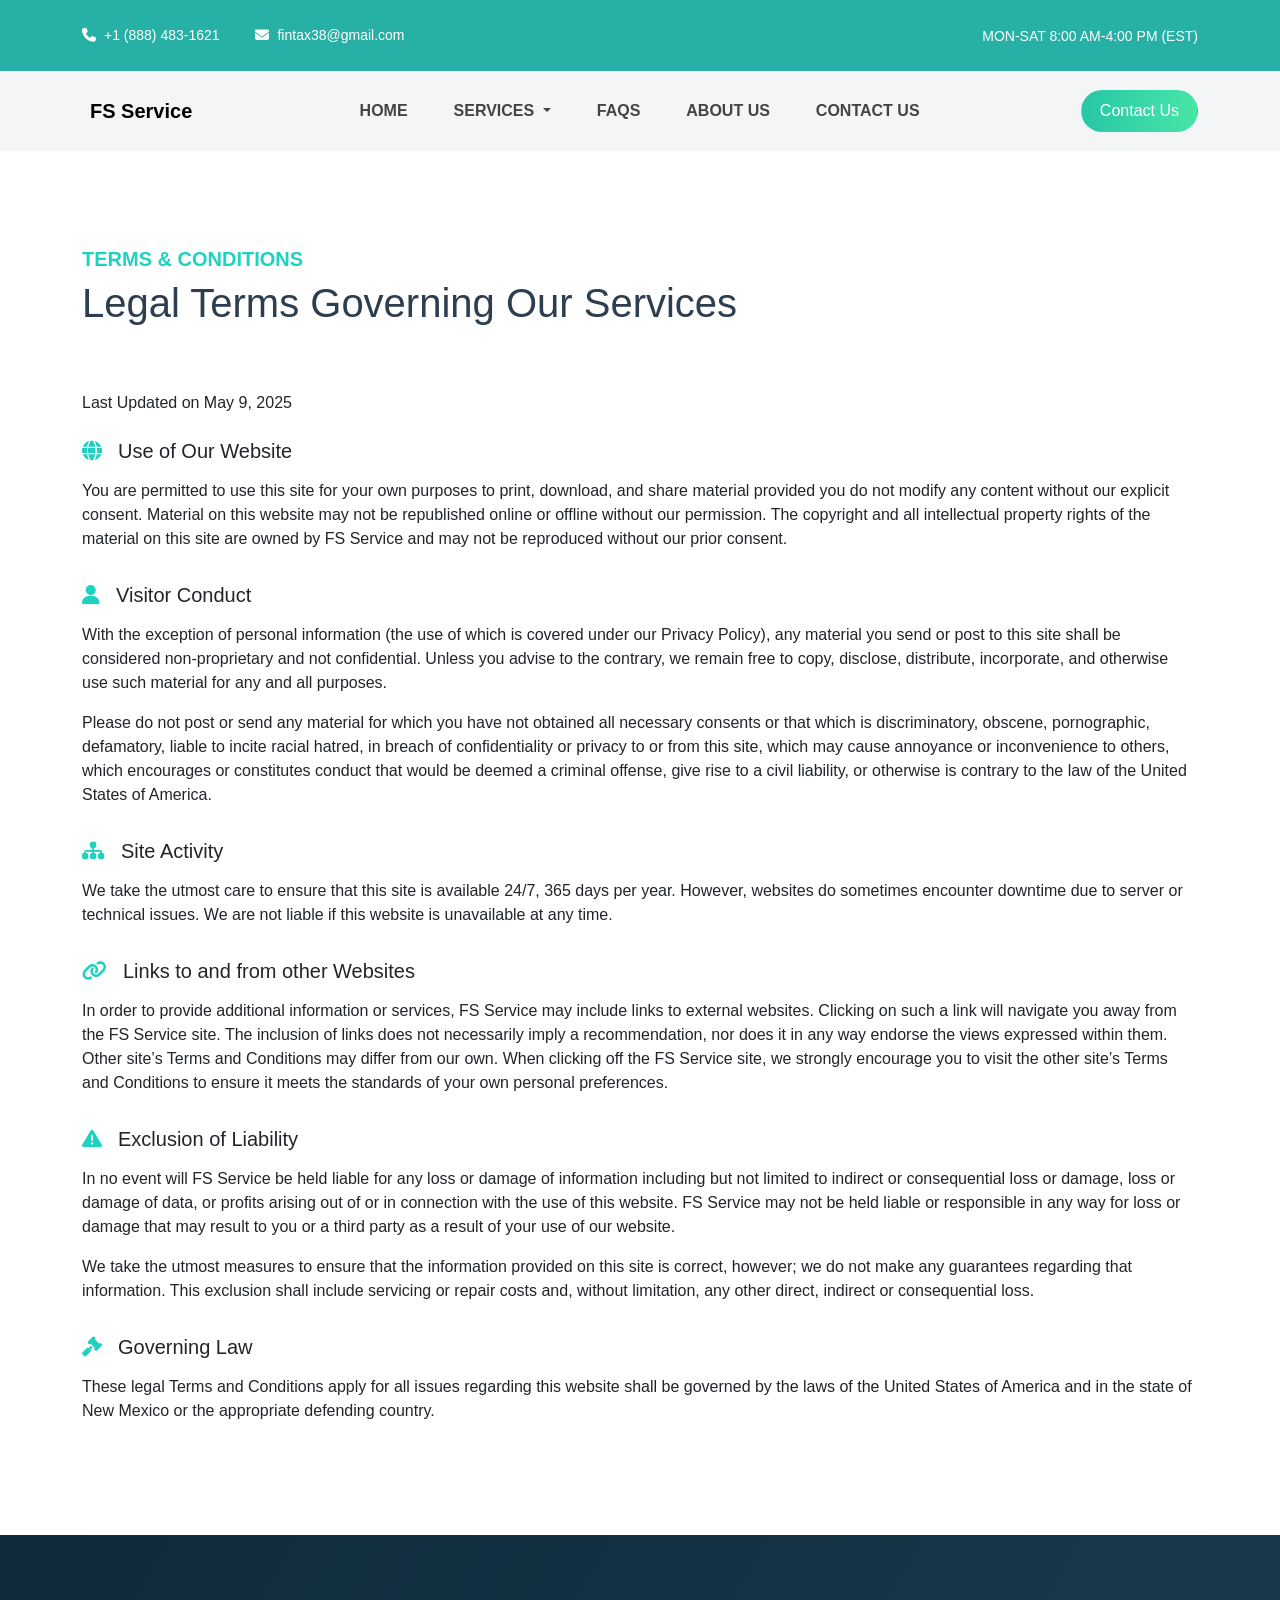
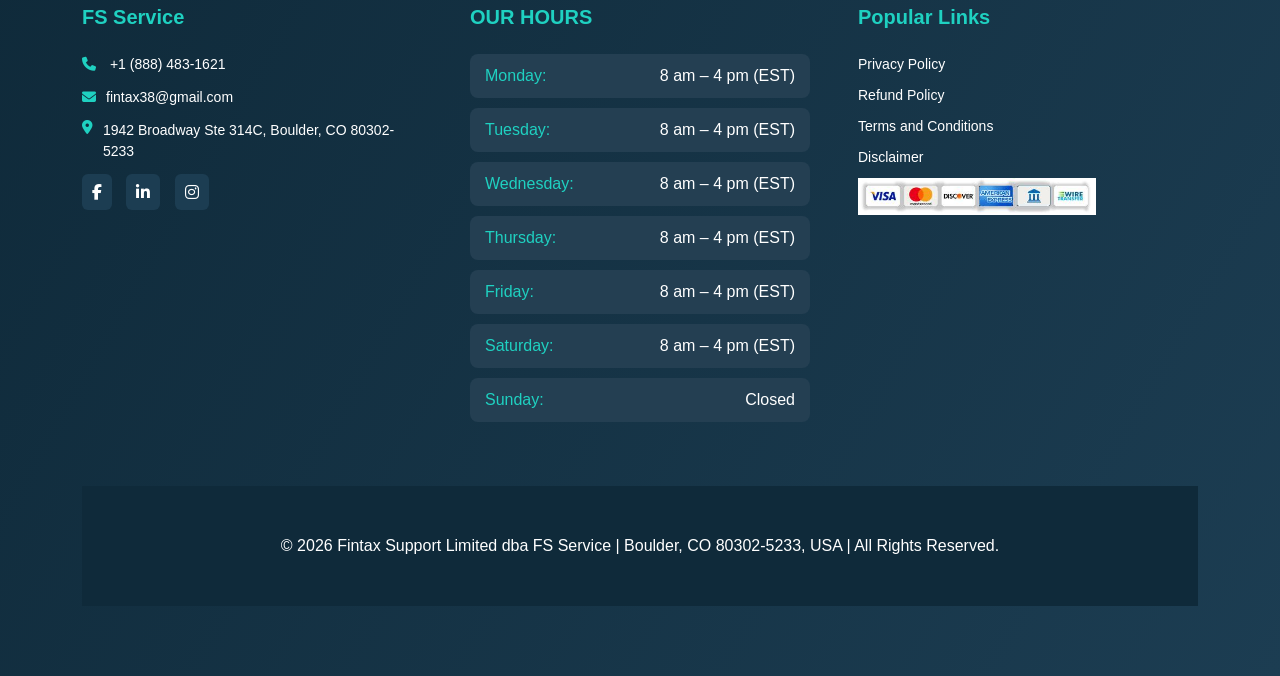
<file: terms.html>
<!DOCTYPE html>
<html lang="en">
<head>
<meta charset="UTF-8">
<meta name="viewport" content="width=device-width, initial-scale=1.0">

<title> FS Service</title>

<link href="https://cdn.jsdelivr.net/npm/bootstrap@5.3.2/dist/css/bootstrap.min.css" rel="stylesheet">
<link rel="stylesheet" href="css/style.css">
<link rel="stylesheet" href="css/about.css">

<link rel="stylesheet" href="https://cdnjs.cloudflare.com/ajax/libs/font-awesome/6.5.0/css/all.min.css">

</head>
<body>

<!-- Topbar -->
<div class="topbar">
<div class="container d-flex justify-content-between align-items-center">

<div class="top-contact">
<i class="fa fa-phone me-2"></i><a href="tel:+18884831621" class="text-white text-decoration-none">+1 (888) 483-1621</a> 
<span class="mx-3"></span>
<i class="fa fa-envelope me-2"></i><a href="mailto:fintax38@gmail.com" class="text-white text-decoration-none">fintax38@gmail.com</a> 
</div>

<div class="top-social">
<p>MON-SAT 8:00 AM-4:00 PM (EST)</p>
</div>

</div>
</div>


<!-- Navbar -->
<nav class="navbar navbar-expand-lg navbar-light main-nav">
<div class="container">

<a class="navbar-brand d-flex " href="/">
<h5 class="ms-2 mt-2 fw-bold">FS Service</h5>
</a>

<button class="navbar-toggler" data-bs-toggle="collapse" data-bs-target="#navmenu">
<span class="navbar-toggler-icon"></span>
</button>

<div class="collapse navbar-collapse" id="navmenu">

<ul class="navbar-nav mx-auto">
<li class="nav-item"><a class="nav-link" href="/">HOME</a></li>
<li class="nav-item dropdown">
    <a class="nav-link dropdown-toggle" href="#" id="resourcesDropdown" 
       role="button" data-bs-toggle="dropdown" aria-expanded="false">
        SERVICES
    </a>
     <ul class="dropdown-menu" aria-labelledby="resourcesDropdown">
        <li><a class="dropdown-item" href="/accounting-and-bookkeeping.html">Accounting & Bookkeeping</a></li>
        <li><a class="dropdown-item" href="tax-preparation.html">Tax Preparation & Planning</a></li>
        <li><a class="dropdown-item" href="payroll-compliance.html">Payroll Compliance Services</a></li>
        <li><a class="dropdown-item" href="cfo-advisory.html">CFO Advisory Services</a></li>
    </ul>
</li>
<li class="nav-item"><a class="nav-link" href="faqs.html">FAQS</a></li>
<li class="nav-item"><a class="nav-link" href="about.html">ABOUT US</a></li>
<li class="nav-item"><a class="nav-link" href="contact.html">CONTACT US</a></li>
</ul>

<div class="nav-buttons">
<a href="contact.html" class="btn btn-book"> Contact Us</a>
</div>

</div>
</div>
</nav>

<div class="container py-5 my-5">
            <div class="row g-5 align-items-center">
                <div class="col-12">
                    <div class="section-title position-relative pb-3 mb-5">
                        <h5 class="fw-bold text-primary-1 text-uppercase">Terms &amp; Conditions</h5>
                        <h1 class="mb-0">Legal Terms Governing Our Services</h1>
                    </div>
                    <p class="mb-4">
                        Last Updated on May 9, 2025
                    </p>
                    <div class="row g-3">
                        <div class="col-12 wow zoomIn" data-wow-delay="0.2s" style="visibility: visible; animation-delay: 0.2s; animation-name: zoomIn;">
                            <h5 class="mb-3"><i class="fa fa-globe text-primary-1 me-3"></i>Use of Our Website</h5>
                            <p>You are permitted to use this site for your own purposes to print, download, and share material provided you do not modify any content without our explicit consent. Material on this website may not be republished online or offline without our permission. The copyright and all intellectual property rights of the material on this site are owned by   FS Service  and may not be reproduced without our prior consent.</p>
                        </div>
                        <div class="col-12 wow zoomIn" data-wow-delay="0.4s" style="visibility: visible; animation-delay: 0.4s; animation-name: zoomIn;">
                            <h5 class="mb-3"><i class="fa fa-user text-primary-1 me-3"></i>Visitor Conduct</h5>
                            <p>With the exception of personal information (the use of which is covered under our Privacy Policy), any material you send or post to this site shall be considered non-proprietary and not confidential. Unless you advise to the contrary, we remain free to copy, disclose, distribute, incorporate, and otherwise use such material for any and all purposes.</p>
                            <p>Please do not post or send any material for which you have not obtained all necessary consents or that which is discriminatory, obscene, pornographic, defamatory, liable to incite racial hatred, in breach of confidentiality or privacy to or from this site, which may cause annoyance or inconvenience to others, which encourages or constitutes conduct that would be deemed a criminal offense, give rise to a civil liability, or otherwise is contrary to the law of the United States of America.</p>
                        </div>
                        <div class="col-12 wow zoomIn" data-wow-delay="0.6s" style="visibility: visible; animation-delay: 0.6s; animation-name: zoomIn;">
                            <h5 class="mb-3"><i class="fa fa-sitemap text-primary-1 me-3"></i>Site Activity</h5>
                            <p>We take the utmost care to ensure that this site is available 24/7, 365 days per year. However, websites do sometimes encounter downtime due to server or technical issues. We are not liable if this website is unavailable at any time.</p>
                        </div>
                        <div class="col-12 wow zoomIn" data-wow-delay="0.8s" style="visibility: visible; animation-delay: 0.8s; animation-name: zoomIn;">
                            <h5 class="mb-3"><i class="fa fa-link text-primary-1 me-3"></i>Links to and from other Websites</h5>
                            <p>In order to provide additional information or services,   FS Service  may include links to external websites. Clicking on such a link will navigate you away from the   FS Service  site. The inclusion of links does not necessarily imply a recommendation, nor does it in any way endorse the views expressed within them. Other site’s Terms and Conditions may differ from our own. When clicking off the   FS Service  site, we strongly encourage you to visit the other site’s Terms and Conditions to ensure it meets the standards of your own personal preferences.</p>
                        </div>
                        <div class="col-12 wow zoomIn" data-wow-delay="1.0s">
                            <h5 class="mb-3"><i class="fa fa-exclamation-triangle text-primary-1 me-3"></i>Exclusion of Liability</h5>
                            <p>In no event will   FS Service  be held liable for any loss or damage of information including but not limited to indirect or consequential loss or damage, loss or damage of data, or profits arising out of or in connection with the use of this website.   FS Service  may not be held liable or responsible in any way for loss or damage that may result to you or a third party as a result of your use of our website.</p>
                            <p>We take the utmost measures to ensure that the information provided on this site is correct, however; we do not make any guarantees regarding that information. This exclusion shall include servicing or repair costs and, without limitation, any other direct, indirect or consequential loss.</p>
                        </div>
                        <div class="col-12 wow zoomIn" data-wow-delay="1.2s" >
                            <h5 class="mb-3"><i class="fa fa-gavel text-primary-1 me-3"></i>Governing Law</h5>
                            <p>These legal Terms and Conditions apply for all issues regarding this website shall be governed by the laws of the United States of America and in the state of New Mexico or the appropriate defending country.</p>
                        </div>
                    </div>
                </div>
            </div>
        </div>










<!-- FOOTER -->

<footer class="footer-section">

<div class="container">

<div class="row g-5">

<!-- ABOUT -->

<div class="col-lg-4">

<h5 class="footer-title"> FS Service</h5>

<div class="footer-contact">

<p><a href="tel:+18884831621" class="text-white text-decoration-none"><i class="fa fa-phone"></i> +1 (888) 483-1621</a></p>
<p><a href="mailto:fintax38@gmail.com" class="text-white text-decoration-none"><i class="fa fa-envelope"></i>fintax38@gmail.com</a></p>

<p class="d-flex"><i class="fa fa-location-dot"></i> 1942 Broadway Ste 314C, Boulder, CO 80302-5233</p>



</div>

<div class="social-icons">

<i class="fab fa-facebook-f"></i>

<i class="fab fa-linkedin-in"></i>

<i class="fab fa-instagram"></i>

</div>

</div>



<!-- HOURS -->

<div class="col-lg-4">

<h5 class="footer-title">OUR HOURS</h5>

<ul class="hours">

<li><span>Monday:</span> 8 am – 4 pm (EST)</li>

<li><span>Tuesday:</span> 8 am – 4 pm (EST)</li>

<li><span>Wednesday:</span> 8 am – 4 pm (EST)</li>

<li><span>Thursday:</span> 8 am – 4 pm (EST)</li>

<li><span>Friday:</span> 8 am – 4 pm (EST)</li>

<li><span>Saturday:</span> 8 am – 4 pm (EST)</li>

<li><span>Sunday:</span> Closed</li>

</ul>

</div>



<!-- SITEMAP -->

<div class="col-lg-4">


<h5 class="footer-title">Popular Links</h5>

<div class="row">

<div class="col-12">

<ul class="footer-links">

<li><a href="privacy.html"> Privacy Policy</a></li>

<li><a href="refunds.html">Refund Policy</a></li>

<li><a href="terms.html">Terms and Conditions</a></li>

<li><a href="disclaimer.html">Disclaimer</a></li>

 <li><img src="image.jfif" alt="" class="img-fluid" width="70%"></li>

</ul>

</div>

</div>

</div>


</div>

<div class="text-center mt-5  py-5" style="background-color:#0f2a3a;">
    © 2026 Fintax Support Limited dba FS Service | Boulder, CO 80302-5233, USA | All Rights Reserved.
</div>

</div>

</footer>
<script src="script.js"></script>

<script src="https://cdn.jsdelivr.net/npm/bootstrap@5.3.2/dist/js/bootstrap.bundle.min.js"></script>
</body>
</html>
</file>
<file: css/style.css>
*{
margin:0;
padding:0;
box-sizing:border-box;
font-family: 'Poppins', sans-serif;
}


/* topbar */

.topbar{
background:#27b0a6;
color:#fff;
font-size:14px;
padding:8px 0;
}

.top-social{
padding-top: 18px;
cursor:pointer;
}



    .pricing-section {
      padding: 80px 0;
    }

    .section-title {
      font-size: 32px;
      font-weight: 700;
      margin-bottom: 50px;
    }

    .card {
      border: none;
      border-radius: 20px;
      padding: 30px 20px;
      border: 2px solid #184b6b;
      transition: 0.4s;
      background: #fff;
      position: relative;
      overflow: hidden;
    }

    .card:hover {
      transform: translateY(-12px);
      box-shadow: 0 20px 40px rgba(0,0,0,0.1);
    }

    .price {
      font-size: 36px;
      font-weight: bold;
      margin: 15px 0;
      color: #333;
    }

    .card ul li {
      margin: 10px 0;
      color: #555;
    }

    .btn-custom {
      border-radius: 30px;
      padding: 10px 25px;
      font-weight: 500;
      transition: 0.3s;
    }

    .btn-gradient {
      background: linear-gradient(45deg, #ff7a00, #ffb347);
      border: none;
      color: #fff;
    }

    .btn-gradient:hover {
      opacity: 0.9;
    }

    /* Trial Highlight */
    .trial {
      border: 2px solid #ff7a00;
      background: linear-gradient(135deg, #fff7f0, #fff);
    }

    .badge-trial {
      position: absolute;
      top: 15px;
      right: 15px;
      background: #ff7a00;
      color: #fff;
      font-size: 12px;
      padding: 6px 12px;
      border-radius: 20px;
    }

    /* Premium Highlight */
    .premium {
      border: 2px solid #4f46e5;
      background: linear-gradient(135deg, #eef2ff, #ffffff);
    }

    .badge-popular {
      position: absolute;
      top: 15px;
      right: 15px;
      background: #4f46e5;
      color: #fff;
      font-size: 12px;
      padding: 6px 12px;
      border-radius: 20px;
    }


/* navbar */

.main-nav{
background:#f3f5f6;
padding:15px 0;
}

.navbar-nav .nav-link{
margin:0 15px;
font-weight:600;
color:#444;
}

.nav-buttons .btn{
margin-left:10px;
}

.btn-signin{
background:#2fb3a7;
color:#fff;
padding:8px 18px;
border-radius:8px;
}

.btn-book{
background:linear-gradient(90deg,#27c7a7,#48e5a7);
color:#fff;
padding:8px 18px;
border-radius:25px;
}


/* hero section */

.hero-section{
background:linear-gradient(90deg,#2fb3a7,#4cb8c4);
padding:0px 0;
color:#fff;
}

.hero-text h1{
font-size:65px;
font-weight:800;
margin-bottom:20px;
}

.hero-sub{
font-size:30px;
margin-bottom:25px;
max-width:600px;
}

.hero-list span{
margin-right:20px;
font-weight:500;
}

.hero-buttons{
margin-top:30px;
}

.btn-primary-custom{
background:linear-gradient(90deg,#2ee59d,#39d3a4);
color:#fff;
padding:14px 28px;
border-radius:30px;
font-weight:600;
margin-right:10px;
}

.btn-outline-custom{
border:2px solid rgba(255,255,255,0.6);
color:#fff;
padding:12px 26px;
border-radius:30px;
}

.hero-img{
max-width:100%;
}

.info-cards{
padding:70px 0;
background:#f3f3f3;
}

.info-card{
background:#fff;
border-radius:18px;
overflow:hidden;
box-shadow:0 10px 25px rgba(0,0,0,0.1);
height:100%;
}

.card-img{
width:100%;
height:220px;
object-fit:cover;
}

.logo-box{
background:#cfe3ee;
display:flex;
flex-direction:column;
justify-content:center;
align-items:center;
height:220px;
}

.logo-box h3{
font-weight:700;
color:#184b6b;
}

.logo-box p{
font-style:italic;
color:#184b6b;
}

.info-card{
background:#fff;
border-radius:18px;
overflow:hidden;
box-shadow:0 10px 25px rgba(0,0,0,0.1);
height:100%;
display:flex;
flex-direction:column;
}

.card-body{
padding:25px;
display:flex;
flex-direction:column;
height:auto;
}

.card-btn{
background:linear-gradient(90deg,#38b6a8,#2aa79c);
color:#fff;
padding:12px 30px;
border-radius:8px;
font-size:13px;
display:inline-block;
font-weight:600;
margin-top:auto; /* button bottom par chala jayega */
}

.card-body p{
color:#666;
font-size:18px;
min-height:70px;
}


.small-btn{
display:block;
width:80%;
margin:10px auto;
}



.service-section{
padding:70px 0;
background-color: #eef7fb;
}

.service-card{
background:#fff;
padding:40px 25px;
border-radius:20px;
box-shadow:0 10px 25px rgba(0,0,0,0.05);
height:100%;
transition:0.3s;
}

.service-card:hover{
transform:translateY(-5px);
}

.icon-box{
width:70px;
height:70px;
margin:0 auto 20px;
background:#e9f6f5;
border-radius:15px;
display:flex;
align-items:center;
justify-content:center;
font-size:26px;
color:#2bb3a8;
}

.service-card h4{
font-weight:700;
font-size:20px;
margin-bottom:15px;
color:#2f3b4a;
}

.service-card p{
font-size:15px;
color:#6c7a89;
margin-bottom:20px;
}

.appointment-btn{
background:#2bb3a8;
color:#fff;
padding:12px 22px;
border-radius:10px;
font-weight:600;
}

.appointment-btn:hover{
background:#229e94;
color:#fff;
}


.guarantee-section{
padding:80px 0;
background:#f5f7f8;
}

.heading h2{
font-size:42px;
font-weight:700;
color:#1fa79b;
}

.heading h3{
font-size:32px;
color:#1fa79b;
margin-top:10px;
}

.person-img img{
border-radius:20px;
width: 50%;
}

.accordion-item{
border-radius:15px;
margin-bottom:15px;
border:none;
box-shadow:0 5px 15px rgba(0,0,0,0.05);
overflow:hidden;
}

.accordion-button{
font-weight:600;
color:#1fa79b;
background:#fff;
}

.active-item .accordion-button{
background:#1fa79b;
}

.accordion-body{
background:#fff;
padding:25px;
}

.acc-img{
width:120px;
}

.view-btn{
background:#2bb3a8;
color:#fff;
padding:10px 20px;
border-radius:8px;
text-decoration:none;
font-weight:600;
}

.view-btn:hover{
background:#229e94;
color:#fff;
}

.testimonial-section{
padding:90px 0;
background:linear-gradient(90deg,#d6e3ea,#eef4f7);
}

.title{
font-size:42px;
font-weight:700;
color:#2f6b8a;
}

.subtitle{
color:#6c7a89;
margin-top:10px;
}

.feedback-btn{
background:#1fa79b;
color:#fff;
padding:12px 22px;
border-radius:30px;
text-decoration:none;
font-weight:600;
}

.feedback-btn i{
margin-right:8px;
}

.rating-box{
width:220px;
margin:40px auto;
background:#e8f2f4;
padding:30px;
border-radius:20px;
box-shadow:0 10px 25px rgba(0,0,0,0.08);
}

.rating-box h3{
font-size:40px;
font-weight:700;
color:#2f6b8a;
}

.stars{
color:#18a999;
font-size:20px;
margin-bottom:10px;
}

.stars.small{
font-size:14px;
}

.testimonial-card{
background:#fff;
padding:30px;
border-radius:20px;
box-shadow:0 10px 25px rgba(0,0,0,0.08);
height:100%;
}

.user{
display:flex;
align-items:center;
gap:15px;
margin-bottom:15px;
}

.avatar{
width:45px;
height:45px;
background:#2f6b8a;
color:#fff;
border-radius:50%;
display:flex;
align-items:center;
justify-content:center;
}

.review{
color:#5c6b78;
font-style:italic;
margin-top:15px;
}

.date{
display:block;
text-align:right;
margin-top:20px;
font-size:14px;
color:#7a8b97;
}


/* CTA */

.cta-section{

background:#eee;
padding:60px 20px;
border-radius:20px;

}

.cta-section h2{

font-weight:700;
color:#2d4a6b;

}

.cta-section p{

color:#666;
margin-top:10px;

}


.btn-outline-custom{

border:2px solid #2c6cb8;
padding:10px 26px;
border-radius:30px;
color:#2c6cb8;
font-weight:600;

}



/* FOOTER */

.footer-section{

background:linear-gradient(120deg,#0f2a3a,#1c3d52);
color:white;
padding:70px 0;

}

.footer-title{

color:#1fd1c1;
margin-bottom:25px;
font-weight:700;

}

.footer-contact p{

margin-bottom:12px;
font-size:14px;

}

.footer-contact i{

color:#1fd1c1;
margin-right:10px;

}

.social-icons i{

background:#1c3d52;
padding:10px;
border-radius:6px;
margin-right:10px;
cursor:pointer;

}

.hours{

list-style:none;
padding:0;

}

.hours li{

background:#243f52;
margin-bottom:10px;
padding:10px 15px;
border-radius:8px;
display:flex;
justify-content:space-between;

}

.hours span{

color:#1fd1c1;

}

.footer-links{

list-style:none;
padding:0;

}

.footer-links li{

margin-bottom:10px;
font-size:14px;
cursor:pointer;

}

.footer-links li:hover{

color:#1fd1c1;

}

.footer-links a{

margin-bottom:10px;
font-size:14px;
cursor:pointer;
color: white;
text-decoration: none;

}

.footer-links a:hover{

color:#1fd1c1;

}
.text-primary-1{
   color:#1fd1c1; 
}
</file>
<file: css/about.css>
.about-section{
padding:100px 0;
background: linear-gradient(135deg,#44c0c7,#2fa3b4);
color:white;
}


/* TITLE */

.about-title{
font-size:60px;
font-weight:700;
margin-bottom:20px;
}


/* BUTTON */

.mantra-btn{
background:transparent;
border:1px solid rgba(255,255,255,0.5);
padding:10px 25px;
border-radius:30px;
color:white;
margin-bottom:25px;
}


/* TEXT */

.about-text{
color:rgba(255,255,255,0.85);
line-height:1.8;
margin-bottom:20px;
}


/* CARD */

.stats-box{
background:rgba(255,255,255,0.15);
padding:40px;
border-radius:20px;
backdrop-filter: blur(10px);
box-shadow:0 10px 30px rgba(0,0,0,0.1);
}


/* ICON */

.stat-item i{
font-size:35px;
margin-bottom:10px;
}


/* NUMBERS */

.stat-item h3{
font-size:28px;
font-weight:700;
margin-bottom:5px;
}


/* TEXT */

.stat-item p{
font-size:14px;
opacity:0.8;
}

.mission-section{
padding:80px 0;
background:#eef7fb;
}

.section-title{
font-size:34px;
font-weight:700;
margin-bottom:15px;
color:#2c3e50;
}

.mission-text{
color:#6c7a89;
margin-bottom:30px;
max-width:600px;
}

.mission-card{
background:white;
padding:25px;
border-radius:15px;
box-shadow:0 5px 15px rgba(0,0,0,0.05);
height:100%;
}

.mission-card h5{
font-weight:600;
margin-top:10px;
}

.mission-card p{
color:#6c7a89;
font-size:14px;
}

.icon-box{
width:45px;
height:45px;
border-radius:10px;
background:#e8f6f4;
display:flex;
align-items:center;
justify-content:center;
color:#1aa99c;
font-size:18px;
}

/* TIMELINE */

.timeline{
border-left:2px solid #cde7e4;
padding-left:20px;
margin-top:20px;
}

.timeline-item{
position:relative;
margin-bottom:25px;
}

.timeline-item::before{
content:"";
width:10px;
height:10px;
background:#1aa99c;
border-radius:50%;
position:absolute;
left:-26px;
top:6px;
}

.timeline-item h6{
font-weight:700;
}

.timeline-item p{
font-size:14px;
color:#6c7a89;
}


/* SECTION */

.commitment-section{
    background:#eaf2ef;
padding:80px 0;
}

.commitment-section-2{
    background:#eef7fb;
padding:80px 0;
}

/* IMAGE */

.commitment-img{
border-radius:12px;
box-shadow:0 10px 25px rgba(0,0,0,0.1);
}


/* TITLE */

.commitment-title{
font-size:36px;
font-weight:700;
color:#2fa3a0;
margin-bottom:15px;
}


/* TEXT */

.commitment-text{
color:#6c7a89;
line-height:1.8;
margin-bottom:25px;
}


/* LIST */

.commitment-list{
list-style:none;
padding:0;
}

.commitment-list li{
margin-bottom:12px;
font-size:16px;
color:#4a5a6a;
display:flex;
align-items:center;
gap:10px;
}


/* ICON */

.commitment-list i{
color:#2fa3a0;
font-size:18px;
}




/* CONTACT INFO */

.contact-info-section{
padding:80px 0;
background-color:white;
}

.contact-title{
font-size:40px;
font-weight:700;
margin-bottom:10px;
}

.contact-desc{
color:#6c7a89;
max-width:600px;
margin:auto;
}


/* CARDS */

.contact-card{
background:white;
padding:30px;
border-radius:12px;
box-shadow:0 50px 70px rgba(0,0,0,0.05);
transition:0.3s;
}

.contact-card:hover{
transform:translateY(-5px);
}

.contact-card i{
font-size:35px;
color:#2fa3a0;
margin-bottom:10px;
}

.contact-card h5{
font-weight:600;
}


/* FORM SECTION */

.contact-form-section{
padding:80px 0;
background-color: #eef7fb;
}
.contact-info-section-2{
padding:80px 0;
background-color: #eef7fb;
}
.form-box{
background:white;
padding:40px;
border-radius:15px;
box-shadow:0 10px 30px rgba(0,0,0,0.05);
max-width:900px;
margin:auto;
}

.form-control{
padding:12px;
border-radius:8px;
}

.submit-btn{
background:#2fa3a0;
color:white;
border:none;
padding:12px 35px;
border-radius:30px;
margin-top:10px;
}

.submit-btn:hover{
background:#238d8b;
}

.faq-section {
      padding: 60px 0;
    }
    .section-title {
      font-weight: 700;
      margin-bottom: 15px;
    }
    .accordion-button:focus {
      box-shadow: none;
    }
</file>
<file: css/fintax.css>
/* Document Section */
.fintax-doc-section{
padding:60px 0;
background:#f7f9fc;
}

.fintax-doc-section .fintax-doc-item{
background:#fff;
padding:18px 20px;
border-radius:10px;
display:flex;
align-items:center;
gap:12px;
border:1px solid #e6eaf0;
}

.fintax-doc-section i{
color:#153b66;
font-size:18px;
}

.fintax-doc-section span{
font-size:14px;
color:#4a5a70;
}


/* Success Section */
.fintax-success-section{
padding:80px 0;
}

.fintax-success-section h2{
font-weight:700;
color:#153b66;
margin-bottom:10px;
}

.fintax-success-sub{
color:#6c7a89;
max-width:700px;
margin:auto;
}

.fintax-success-card{
background:#fff;
padding:25px;
border-radius:12px;
border:1px solid #e6eaf0;
height:100%;
}

.fintax-success-card h5{
margin-bottom:15px;
font-weight:600;
}

.fintax-success-card .label{
color:#e11d48;
font-weight:600;
margin-bottom:5px;
}

.fintax-success-card p{
font-size:14px;
color:#6c7a89;
margin-bottom:10px;
}


    /* Hero Section */
.fintax-hero-section {
    padding: 40px 0;
}

.fintax-hero-section .fintax-hero-box {
    background: linear-gradient(135deg, #143d6b, #1f4f86);
    border-radius: 30px;
    background-image: url(https://us.fintaxsupportlimited.com/wp-content/uploads/2025/09/pexels-photo-5324291-scaled.jpeg);
    background-size: cover;
    background-position: left;
    padding: 60px 50px;
    overflow: hidden;
}

.fintax-hero-section .fintax-hero-content h1 {
    color: #fff;
    font-size: 60px;
    font-weight: 700;
    line-height: 1.1;
    margin-bottom: 25px;
}

.fintax-hero-section .fintax-hero-content p {
    color: #d6e2f0;
    font-size: 16px;
    margin-bottom: 30px;
    max-width: 520px;
}

.fintax-hero-section .fintax-hero-btn {
    display: inline-block;
    background: #f5a200;
    color: #fff;
    padding: 14px 28px;
    border-radius: 30px;
    text-decoration: none;
    font-weight: 600;
    transition: .3s;
}

.fintax-hero-section .fintax-hero-btn:hover {
    background: #e69500;
    color: #fff;
}

.fintax-hero-section .fintax-hero-image img {
    width: 100%;
    opacity: 0.35;
}


/* Why Section */
.fintax-why-section {
    padding: 80px 0;
    background: #fff;
}

.fintax-why-section h2 {
    font-size: 36px;
    font-weight: 700;
    color: #163b63;
    margin-bottom: 20px;
}

.fintax-why-section p {
    width: 80%;
    margin: auto;
    margin-top: 15px;
    color: #6c7a89;
    font-size: 16px;
    line-height: 1.7;
}
.fintax-process-section h2 {
    font-size: 36px;
    font-weight: 700;
    color: #163b63;
    margin-bottom: 20px;
}

.fintax-process-section p {
    width: 80%;
    margin: auto;
    margin-top: 15px;
    color: #6c7a89;
    font-size: 16px;
    line-height: 1.7;
}
.fintax-doc-section h2 {
    font-size: 36px;
    font-weight: 700;
    color: #163b63;
    margin-bottom: 20px;
}

.fintax-doc-section p {
    width: 80%;
    margin: auto;
    margin-top: 15px;
    color: #6c7a89;
    font-size: 16px;
    line-height: 1.7;
}
/* Process Section */
.fintax-process-section{
padding:60px 0;
background:#f7f9fc;
}

.fintax-process-section .fintax-process-card{
background:#fff;
padding:30px;
border-radius:12px;
border:1px solid #e6eaf0;
height:100%;
position:relative;
}

.fintax-process-section .fintax-number{
font-size:24px;
font-weight:700;
color:#153b66;
display:block;
margin-bottom:10px;
}

.fintax-process-section .fintax-icon{
position:absolute;
right:25px;
top:25px;
color:#e11d48;
font-size:22px;
}

.fintax-process-section h5{
font-weight:600;
margin-bottom:10px;
}

.fintax-process-section p{
color:#6c7a89;
font-size:14px;
}


/* Partner Section */
.fintax-partner-section{
padding:80px 0;
}

.fintax-partner-section h2{
font-size:32px;
font-weight:700;
color:#153b66;
max-width:800px;
margin:0 auto 15px;
}

.fintax-partner-section .fintax-sub{
color:#6c7a89;
max-width:700px;
margin:auto;
}

.fintax-partner-section .fintax-partner-card{
padding:20px;
}

.fintax-partner-section i{
font-size:36px;
color:#153b66;
margin-bottom:15px;
display:block;
}

.fintax-partner-section p{
font-size:14px;
color:#6c7a89;
}


/* FAQ */

.faq {
  max-width: 600px;
  margin: auto;
}

.faq-item {
  border-bottom: 1px solid #ccc;
}

.faq-question {
  padding: 15px;
  cursor: pointer;
  font-weight: bold;
  background: #f5f5f5;
}

.faq-answer {
  padding: 15px;
  display: none;
}

/* CTA */
.cta-section {
    background: #f8fafc;
}

.cta-title {
    font-weight: 700;
    color: #0f2c4c;
}

.cta-text {
    max-width: 800px;
    margin: auto;
    color: #6c7a89;
}

.btn-primary {
    background: #0d3b66;
    border: none;
}

.btn-primary:hover {
    background: #092c4c;
}

.cta-features span {
    margin: 0 10px;
    color: #6c7a89;
    font-size: 14px;
}
/* Responsive */
@media (max-width:991px) {

.fintax-hero-section .fintax-hero-content h1 {
    font-size: 40px;
}

.fintax-hero-section .fintax-hero-box {
    padding: 40px 25px;
}

.fintax-hero-section .fintax-hero-image {
    margin-top: 30px;
}

}
</file>
